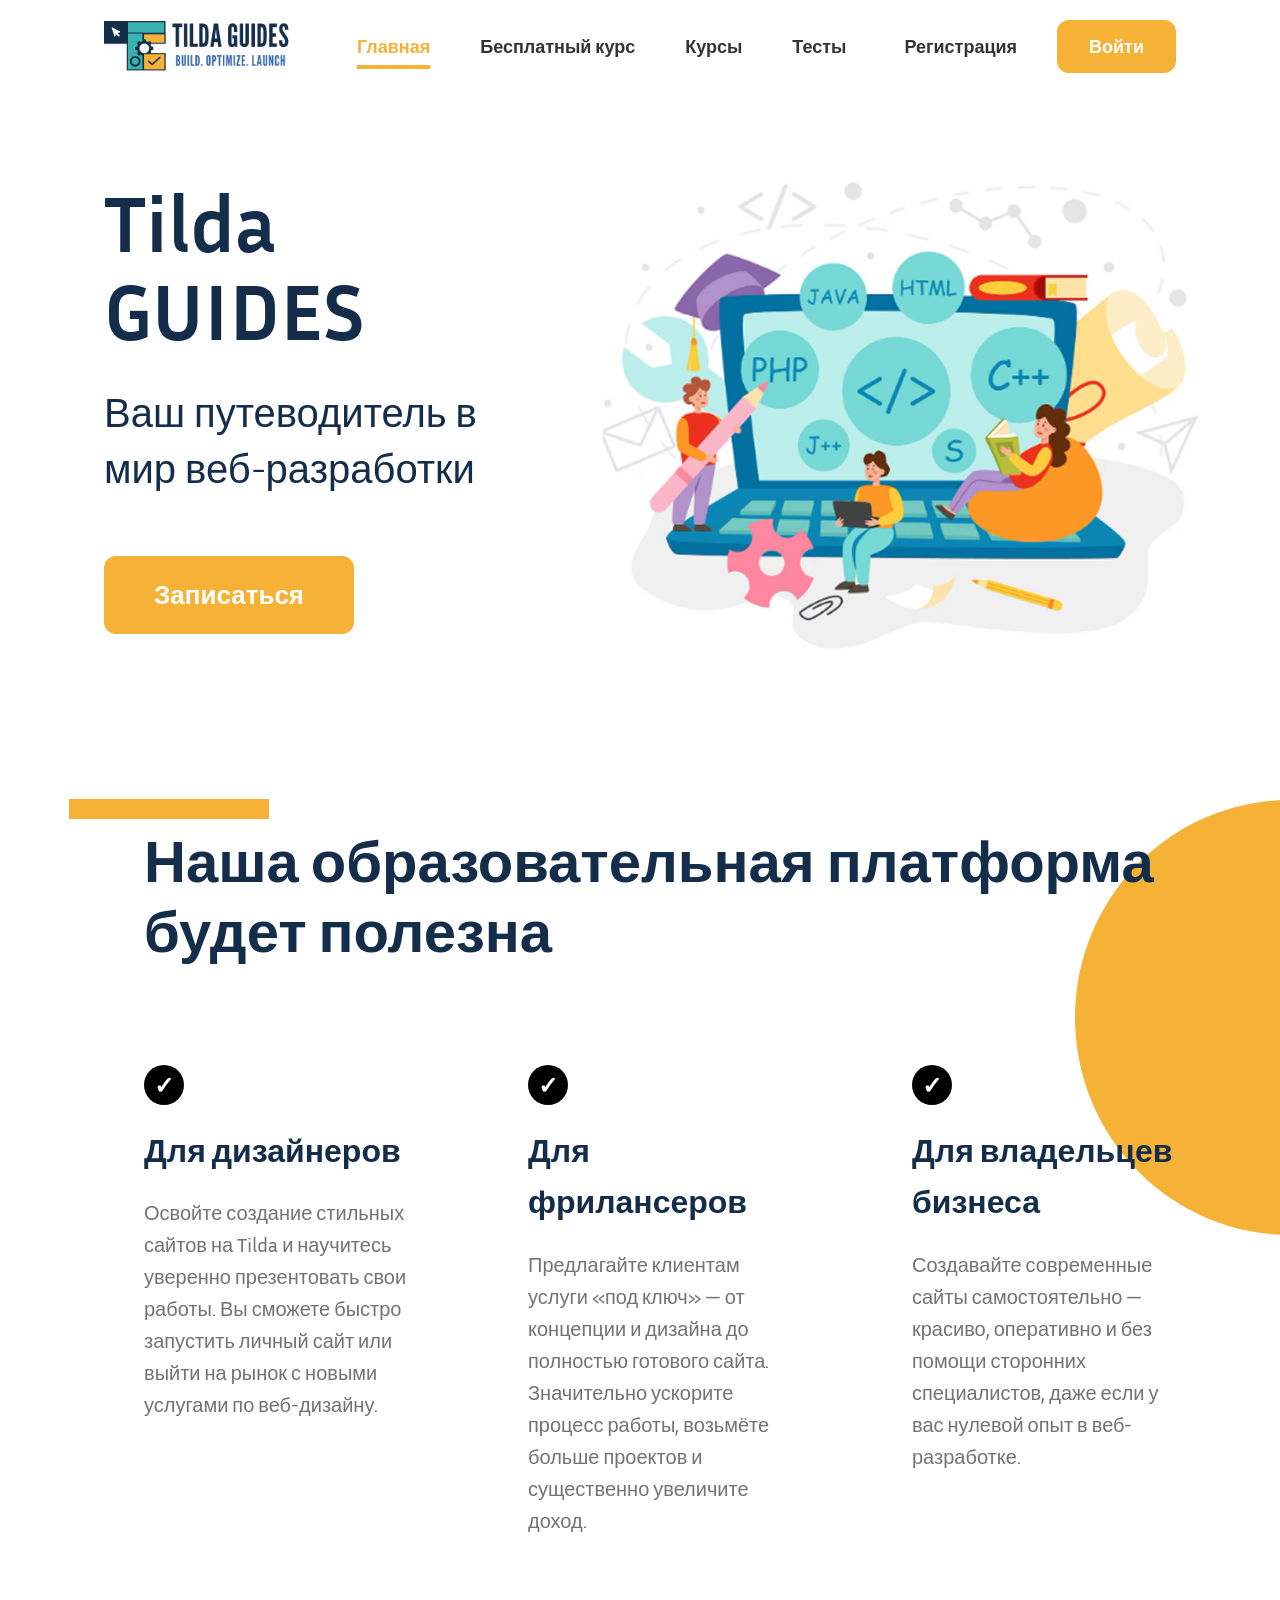
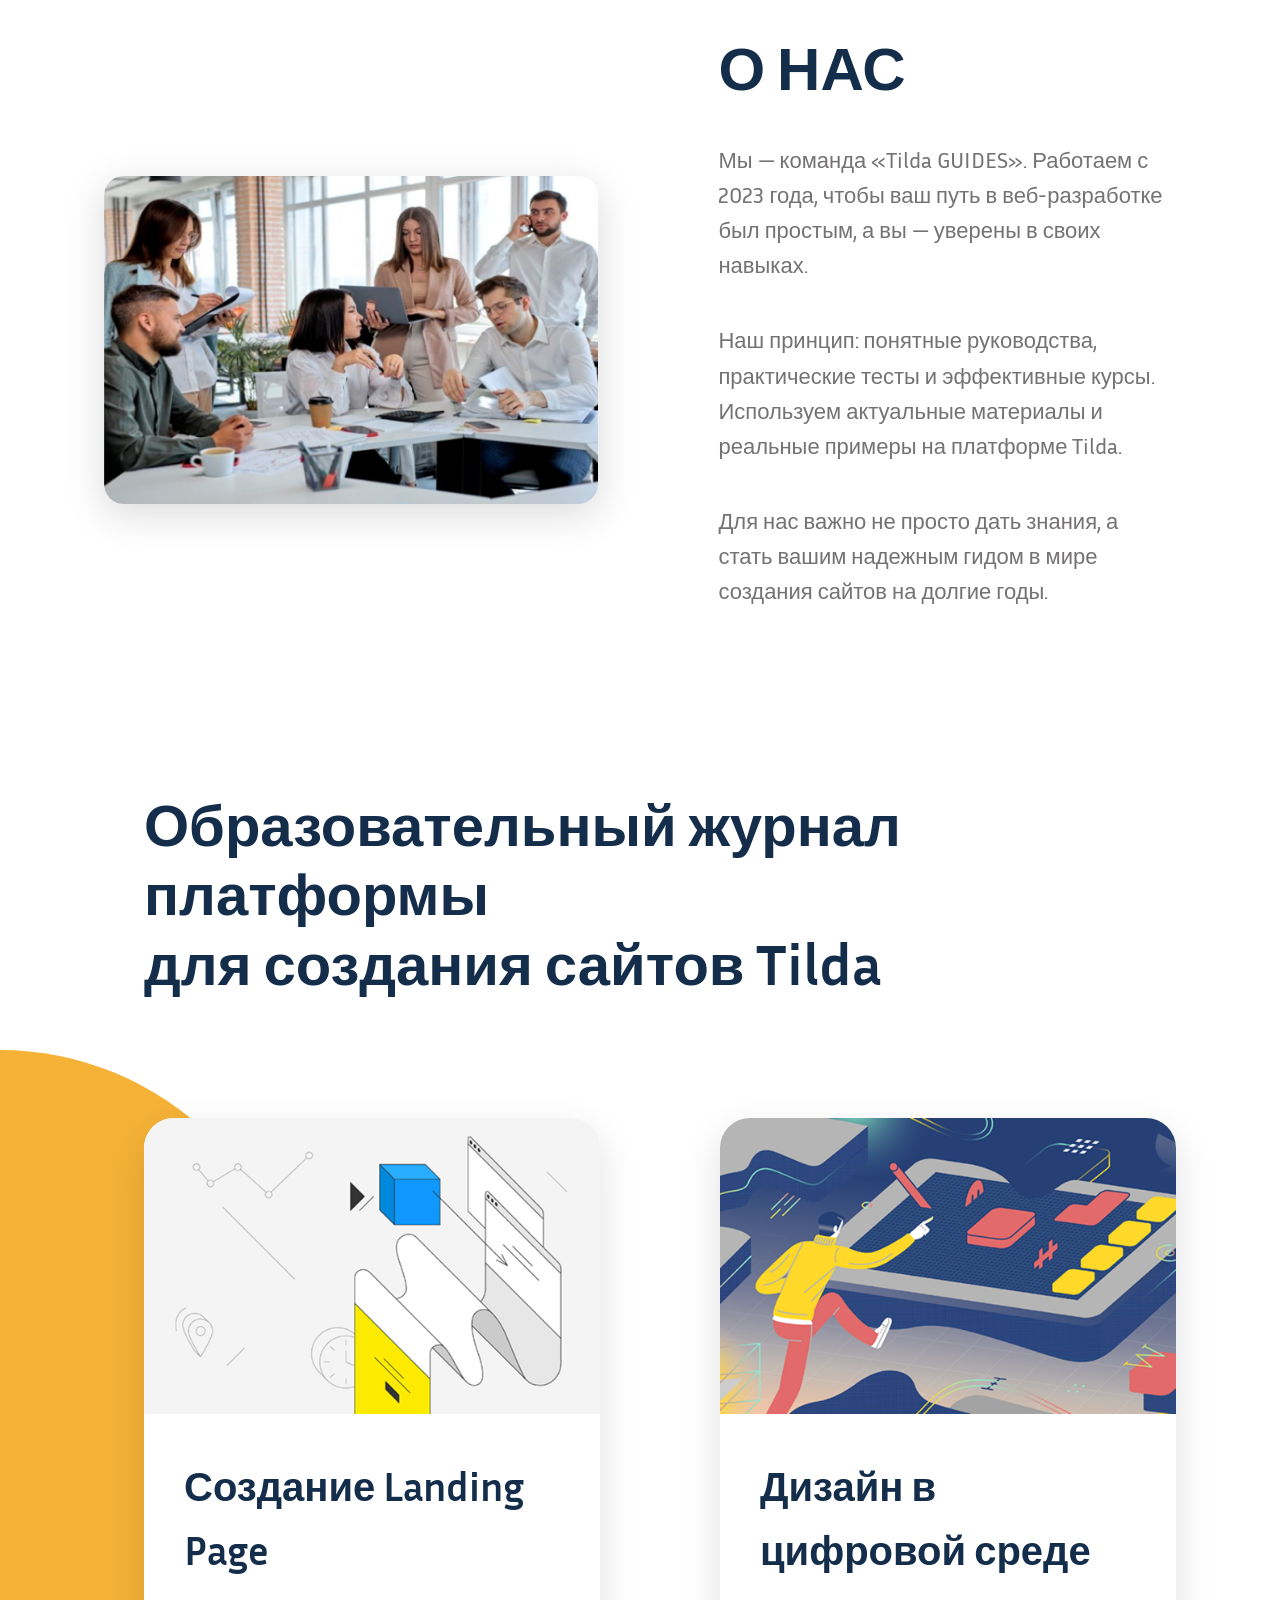
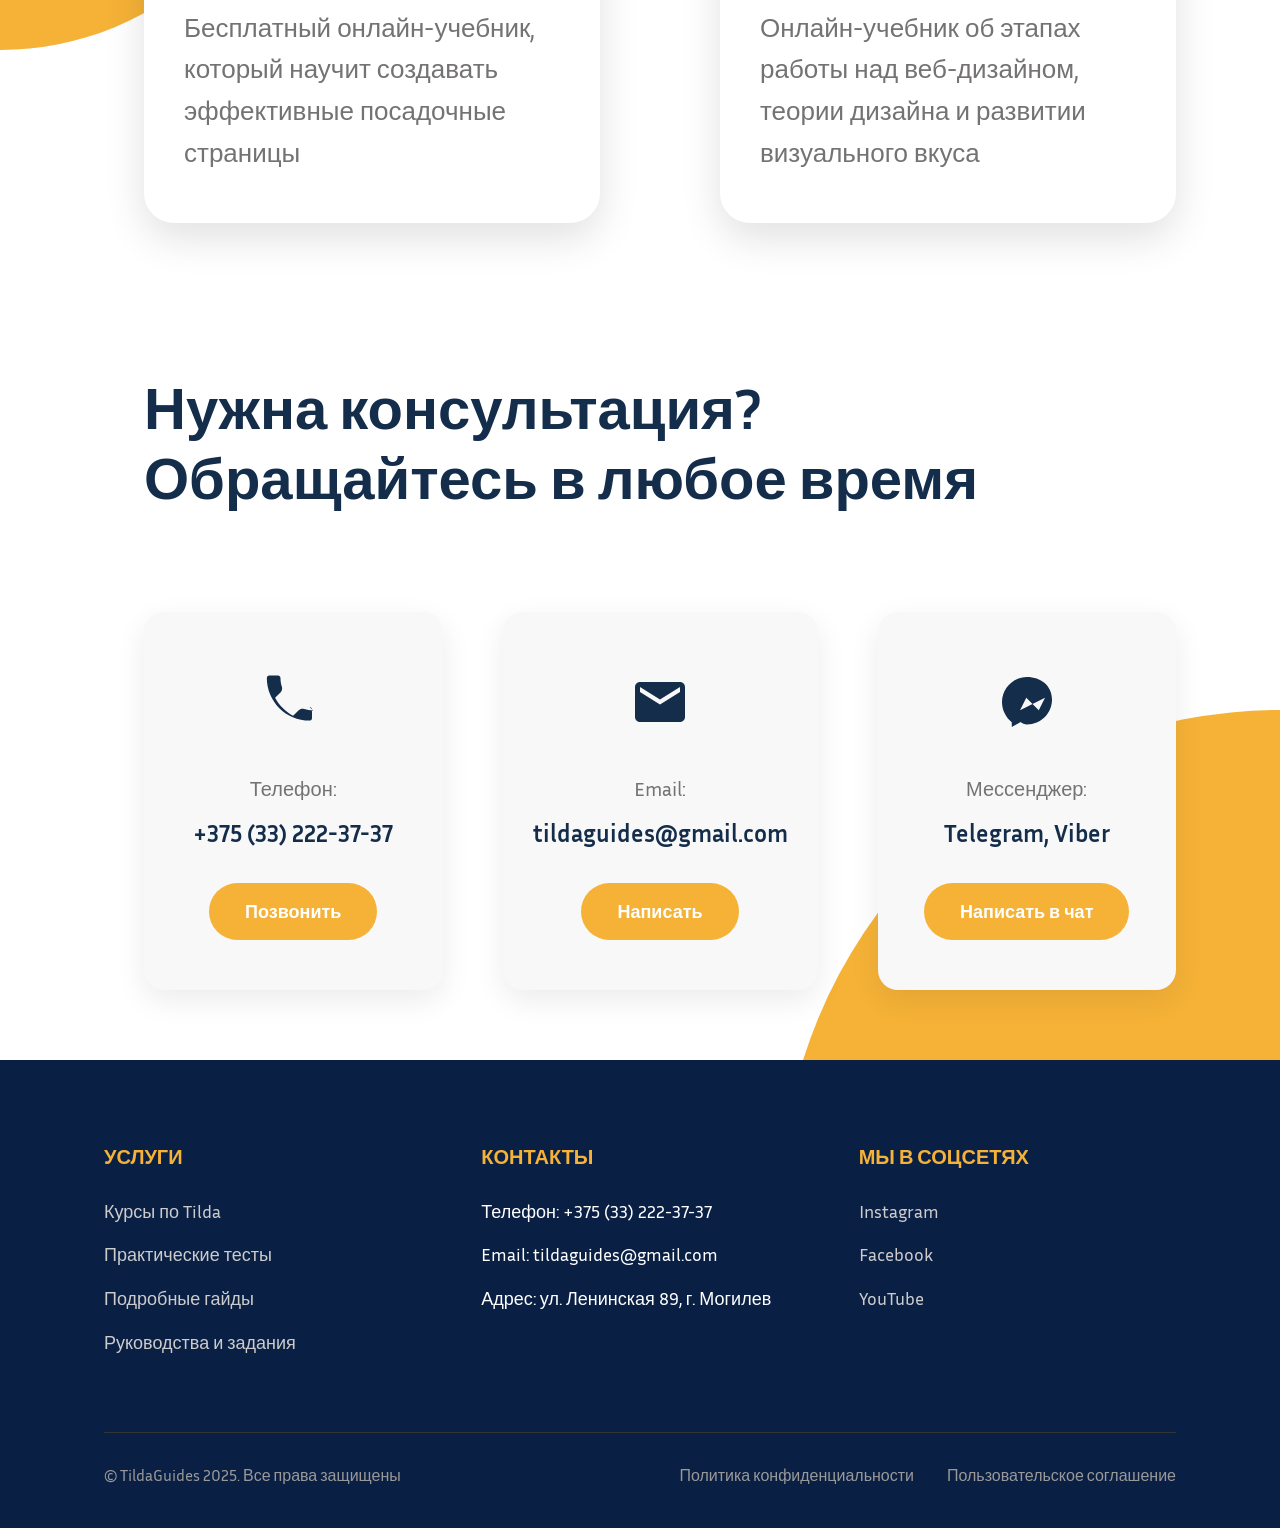
<file: index.html>
<!-- Project: tildaguides | License: MIT License (c) 2026 Nikita Sidorovich -->
<!DOCTYPE html>
<html lang="ru">
<head>
    <meta charset="UTF-8">
    <meta name="viewport" content="width=device-width, initial-scale=1.0">
    <title>Tilda Guides — Ваш путеводитель в мир веб-разработки</title>
    <link rel="stylesheet" href="css/global.css">
    <link rel="icon" type="image/png" href="../images/favicon.png">
    <link rel="stylesheet" href="css/home.css">
    <link href="https://fonts.googleapis.com/css2?family=Inria+Sans:wght@300;400;700&display=swap" rel="stylesheet">
    <script src="js/main.js"></script>
</head>
<body>
    <header>
        <div class="container">
            <div class="header-inner">
                <a href="index.html" class="logo">
                    <img src="images/logo.png" alt="Tilda Guides Logo">
                </a>
                <nav>
                    <ul>
                        <li><a href="index.html" class="active">Главная</a></li>
                        <li><a href="pages/free-course.html">Бесплатный курс</a></li>
                        <li><a href="pages/courses.html">Курсы</a></li>
                        <li><a href="pages/tests.html">Тесты</a></li>
                    </ul>
                </nav>
                <div class="auth" id="authBlock">
                    <a href="pages/login.html">Регистрация</a>
                    <a href="pages/login.html" class="btn-login">Войти</a>
                </div>
            </div>
        </div>
    </header>

    <main>
        <section class="hero">
            <div class="container">
                <div class="hero-inner">
                    <div class="hero-content">
                        <h1>Tilda GUIDES</h1>
                        <p>Ваш путеводитель в мир веб-разработки</p>
                        <a href="#" class="btn-signup">Записаться</a>
                    </div>
                    <div class="hero-image">
                        <img src="images/hero-illustration.png" alt="Обучение веб-разработке">
                    </div>
                </div>
            </div>
        </section>

        <section class="benefits">
            <div class="container">
                <div class="benefits-decor-top"></div>
                <div class="benefits-decor-semicircle"></div>
                <h2>Наша образовательная платформа<br>будет полезна</h2>
                <div class="benefits-grid">
                    <div class="benefit-item">
                        <div class="benefit-icon"></div>
                        <h3>Для дизайнеров</h3>
                        <p>Освойте создание стильных сайтов на Tilda и научитесь уверенно презентовать свои работы. Вы сможете быстро запустить личный сайт или выйти на рынок с новыми услугами по веб-дизайну.</p>
                    </div>
                    <div class="benefit-item">
                        <div class="benefit-icon"></div>
                        <h3>Для фрилансеров</h3>
                        <p>Предлагайте клиентам услуги «под ключ» — от концепции и дизайна до полностью готового сайта. Значительно ускорите процесс работы, возьмёте больше проектов и существенно увеличите доход.</p>
                    </div>
                    <div class="benefit-item">
                        <div class="benefit-icon"></div>
                        <h3>Для владельцев бизнеса</h3>
                        <p>Создавайте современные сайты самостоятельно — красиво, оперативно и без помощи сторонних специалистов, даже если у вас нулевой опыт в веб-разработке.</p>
                    </div>
                </div>
            </div>
        </section>

        <section class="about">
            <div class="container">
                <div class="about-inner">
                    <div class="about-image">
                        <img src="images/about-team.png" alt="Команда Tilda Guides">
                    </div>
                    <div class="about-content">
                        <h2>О НАС</h2>
                        <p class="about-text">Мы — команда «Tilda GUIDES». Работаем с 2023 года, чтобы ваш путь в веб-разработке был простым, а вы — уверены в своих навыках.</p>
                        <p class="about-text">Наш принцип: понятные руководства, практические тесты и эффективные курсы. Используем актуальные материалы и реальные примеры на платформе Tilda.</p>
                        <p class="about-text">Для нас важно не просто дать знания, а стать вашим надежным гидом в мире создания сайтов на долгие годы.</p>
                    </div>
                </div>
            </div>
        </section>

        <section class="courses-preview">
            <div class="container">
                <div class="courses-decor-semicircle"></div>
                <h2>Образовательный журнал платформы<br>для создания сайтов Tilda</h2>
                <div class="courses-grid">
                    <div class="course-card">
                        <img src="images/course-landing.png" alt="Создание Landing Page">
                        <h3>Создание Landing Page</h3>
                        <p>Бесплатный онлайн-учебник, который научит создавать эффективные посадочные страницы</p>
                    </div>
                    <div class="course-card">
                        <img src="images/course-design.png" alt="Дизайн в цифровой среде">
                        <h3>Дизайн в цифровой среде</h3>
                        <p>Онлайн-учебник об этапах работы над веб-дизайном, теории дизайна и развитии визуального вкуса</p>
                    </div>
                </div>
            </div>
        </section>

        <section class="consultation">
            <div class="container">
                <div class="consultation-decor"></div>
                <h2>Нужна консультация?<br>Обращайтесь в любое время</h2>
                <div class="consultation-grid">
                    <div class="contact-card">
                        <div class="contact-icon phone"></div>
                        <p class="contact-label">Телефон:</p>
                        <p class="contact-value">+375 (33) 222-37-37</p>
                        <a href="tel:+375332223737" class="btn-contact">Позвонить</a>
                    </div>
                    <div class="contact-card">
                        <div class="contact-icon email"></div>
                        <p class="contact-label">Email:</p>
                        <p class="contact-value">tildaguides@gmail.com</p>
                        <a href="mailto:tildaguides@gmail.com" class="btn-contact">Написать</a>
                    </div>
                    <div class="contact-card">
                        <div class="contact-icon messenger"></div>
                        <p class="contact-label">Мессенджер:</p>
                        <p class="contact-value">Telegram, Viber</p>
                        <a href="#" class="btn-contact">Написать в чат</a>
                    </div>
                </div>
            </div>
        </section>
    </main>

    <footer class="footer">
        <div class="container">
            <div class="footer-inner">
                <div class="footer-column">
                    <h4>УСЛУГИ</h4>
                    <ul>
                        <li><a href="#">Курсы по Tilda</a></li>
                        <li><a href="#">Практические тесты</a></li>
                        <li><a href="#">Подробные гайды</a></li>
                        <li><a href="#">Руководства и задания</a></li>
                    </ul>
                </div>
                <div class="footer-column">
                    <h4>КОНТАКТЫ</h4>
                    <ul>
                        <li>Телефон: +375 (33) 222-37-37</li>
                        <li>Email: tildaguides@gmail.com</li>
                        <li>Адрес: ул. Ленинская 89, г. Могилев</li>
                    </ul>
                </div>
                <div class="footer-column">
                    <h4>МЫ В СОЦСЕТЯХ</h4>
                    <ul>
                        <li><a href="#">Instagram</a></li>
                        <li><a href="#">Facebook</a></li>
                        <li><a href="#">YouTube</a></li>
                    </ul>
                </div>
            </div>
            <div class="footer-bottom">
                <p>© TildaGuides 2025. Все права защищены</p>
                <div class="footer-links">
                    <a href="#">Политика конфиденциальности</a>
                    <a href="#">Пользовательское соглашение</a>
                </div>
            </div>
        </div>
    </footer>
</body>
</html>
</file>
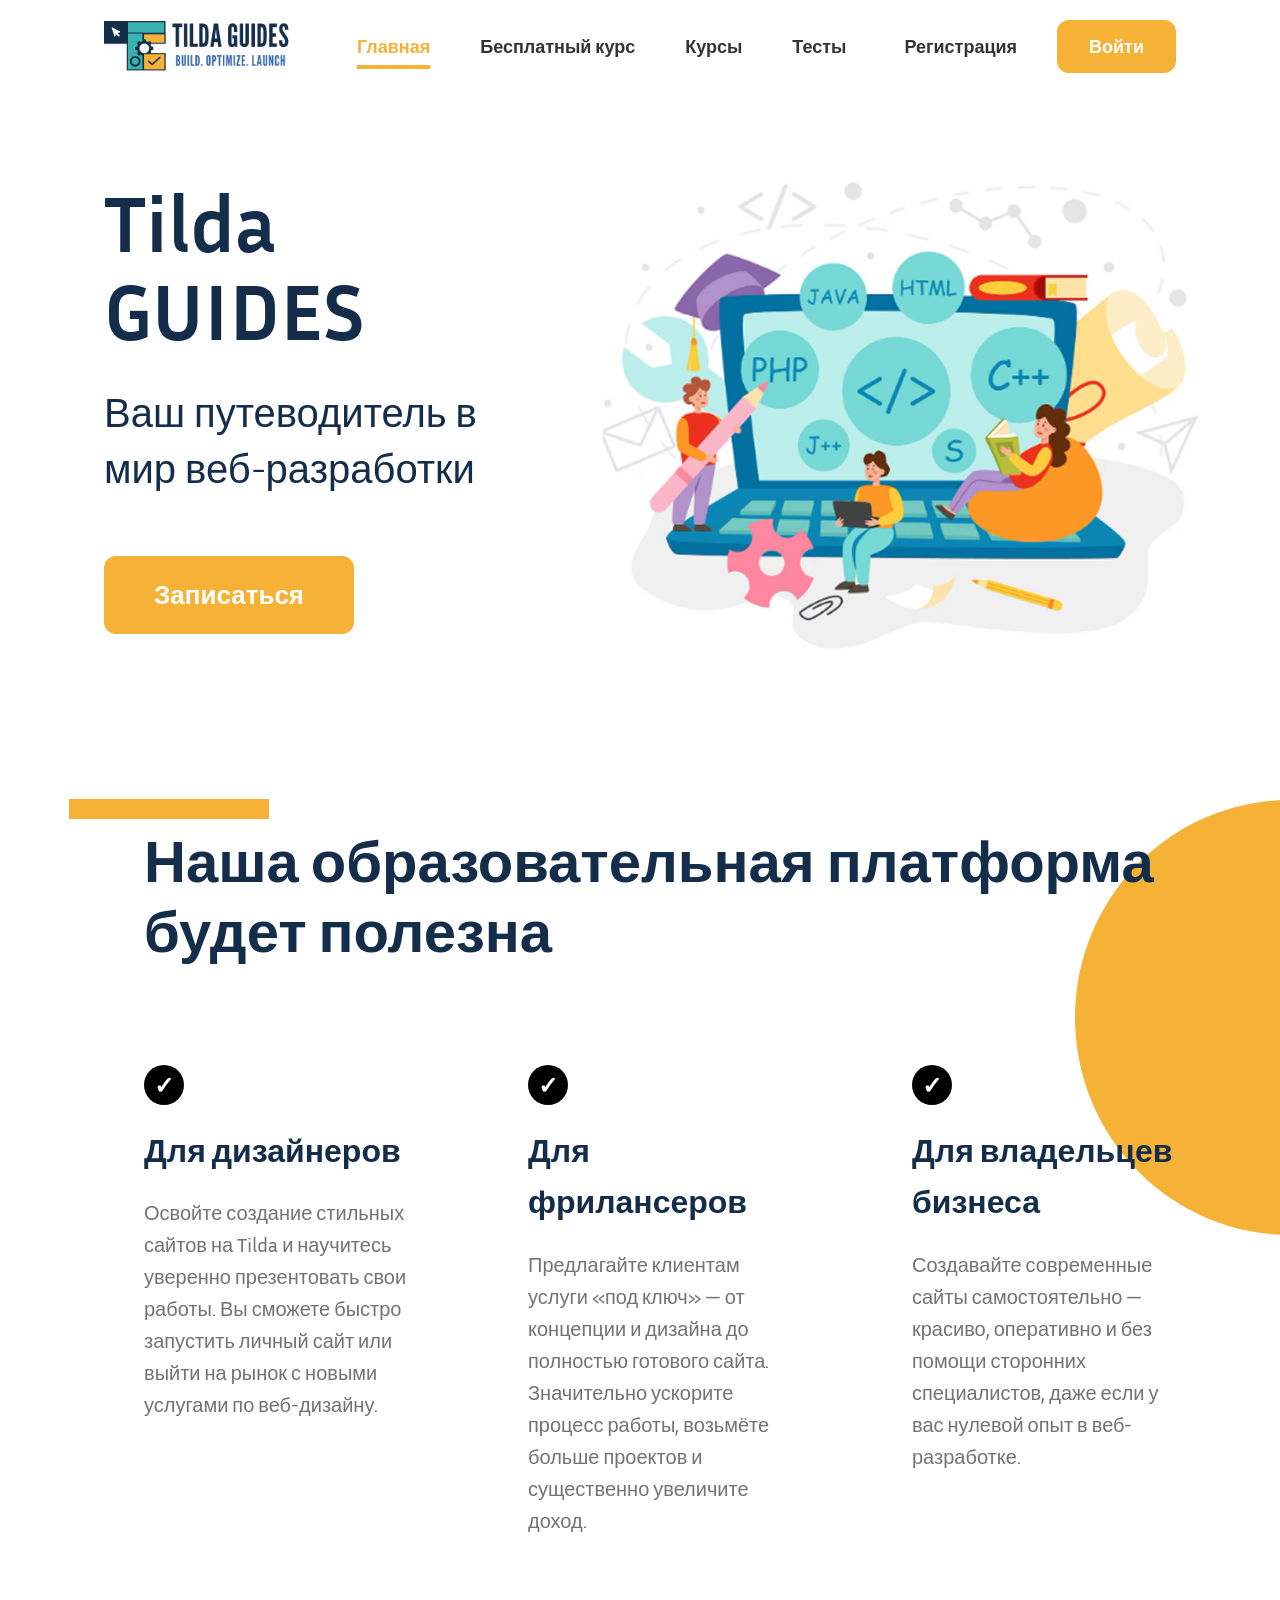
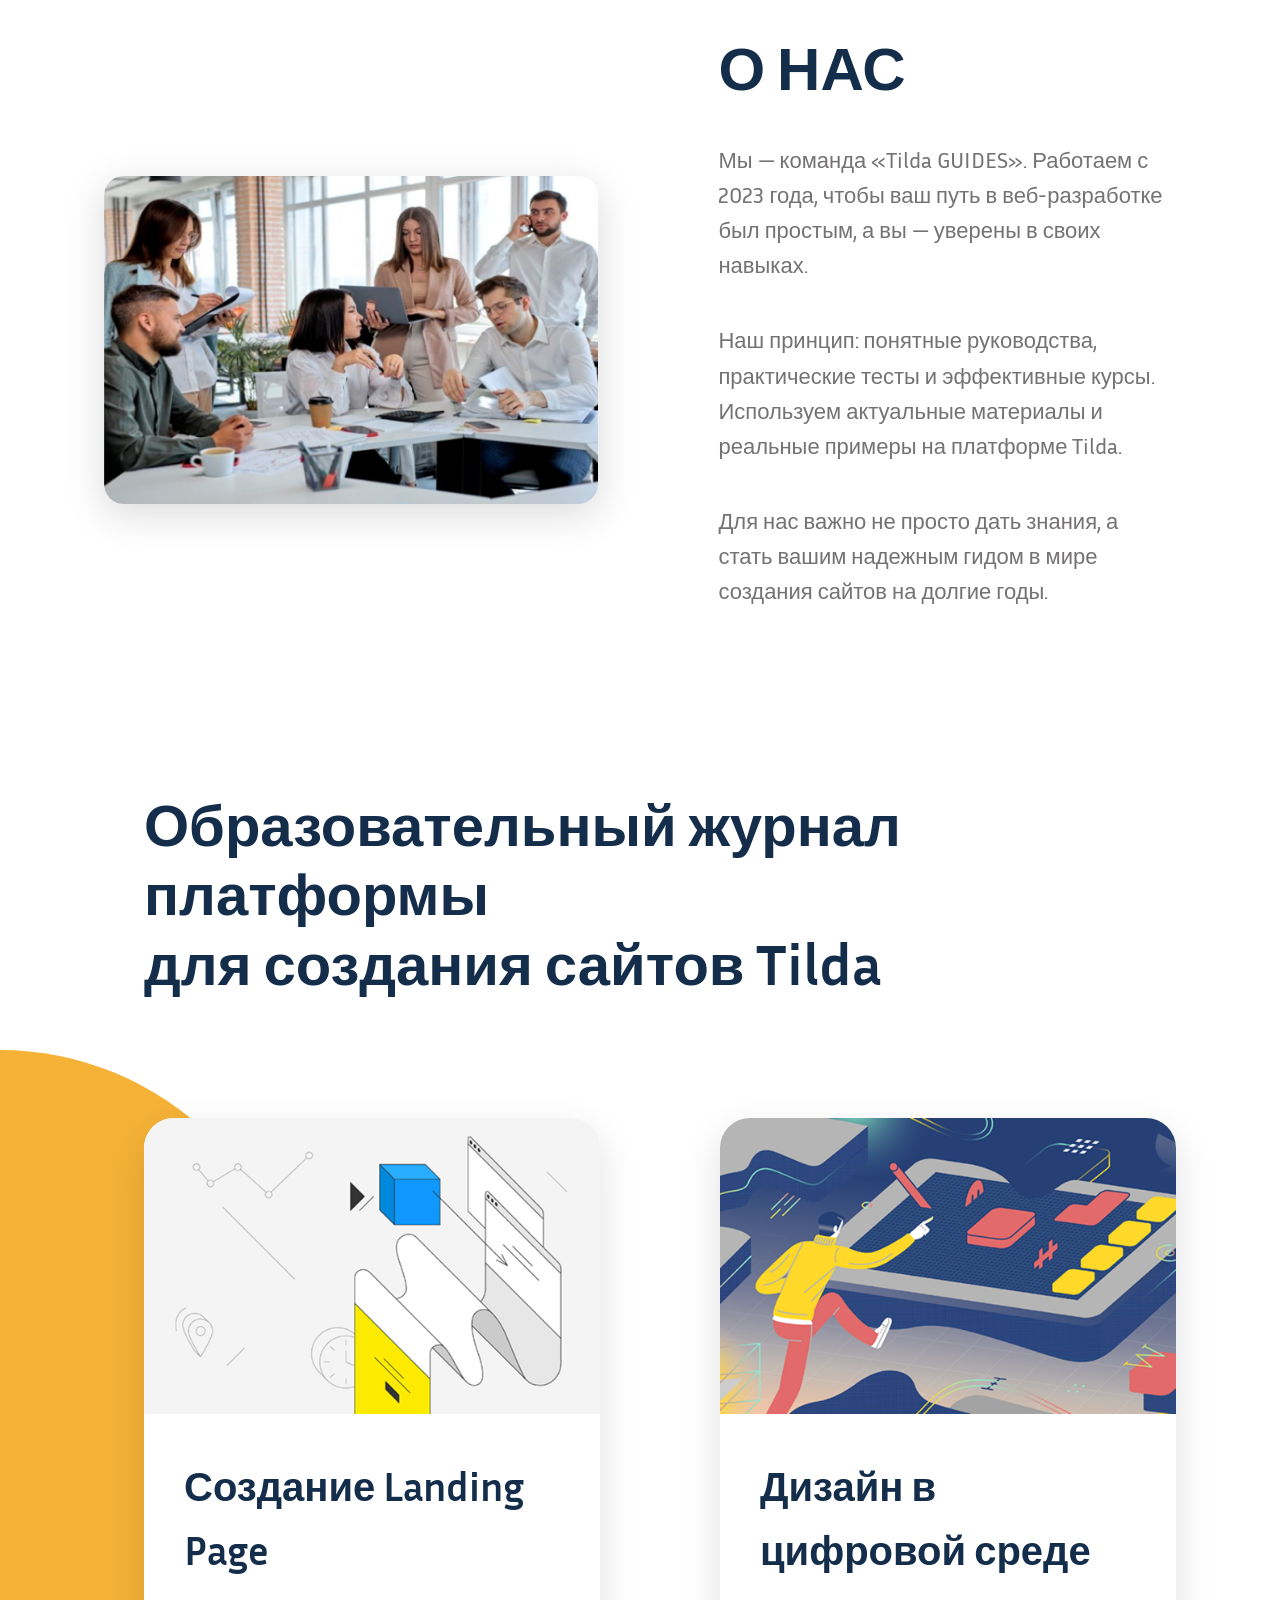
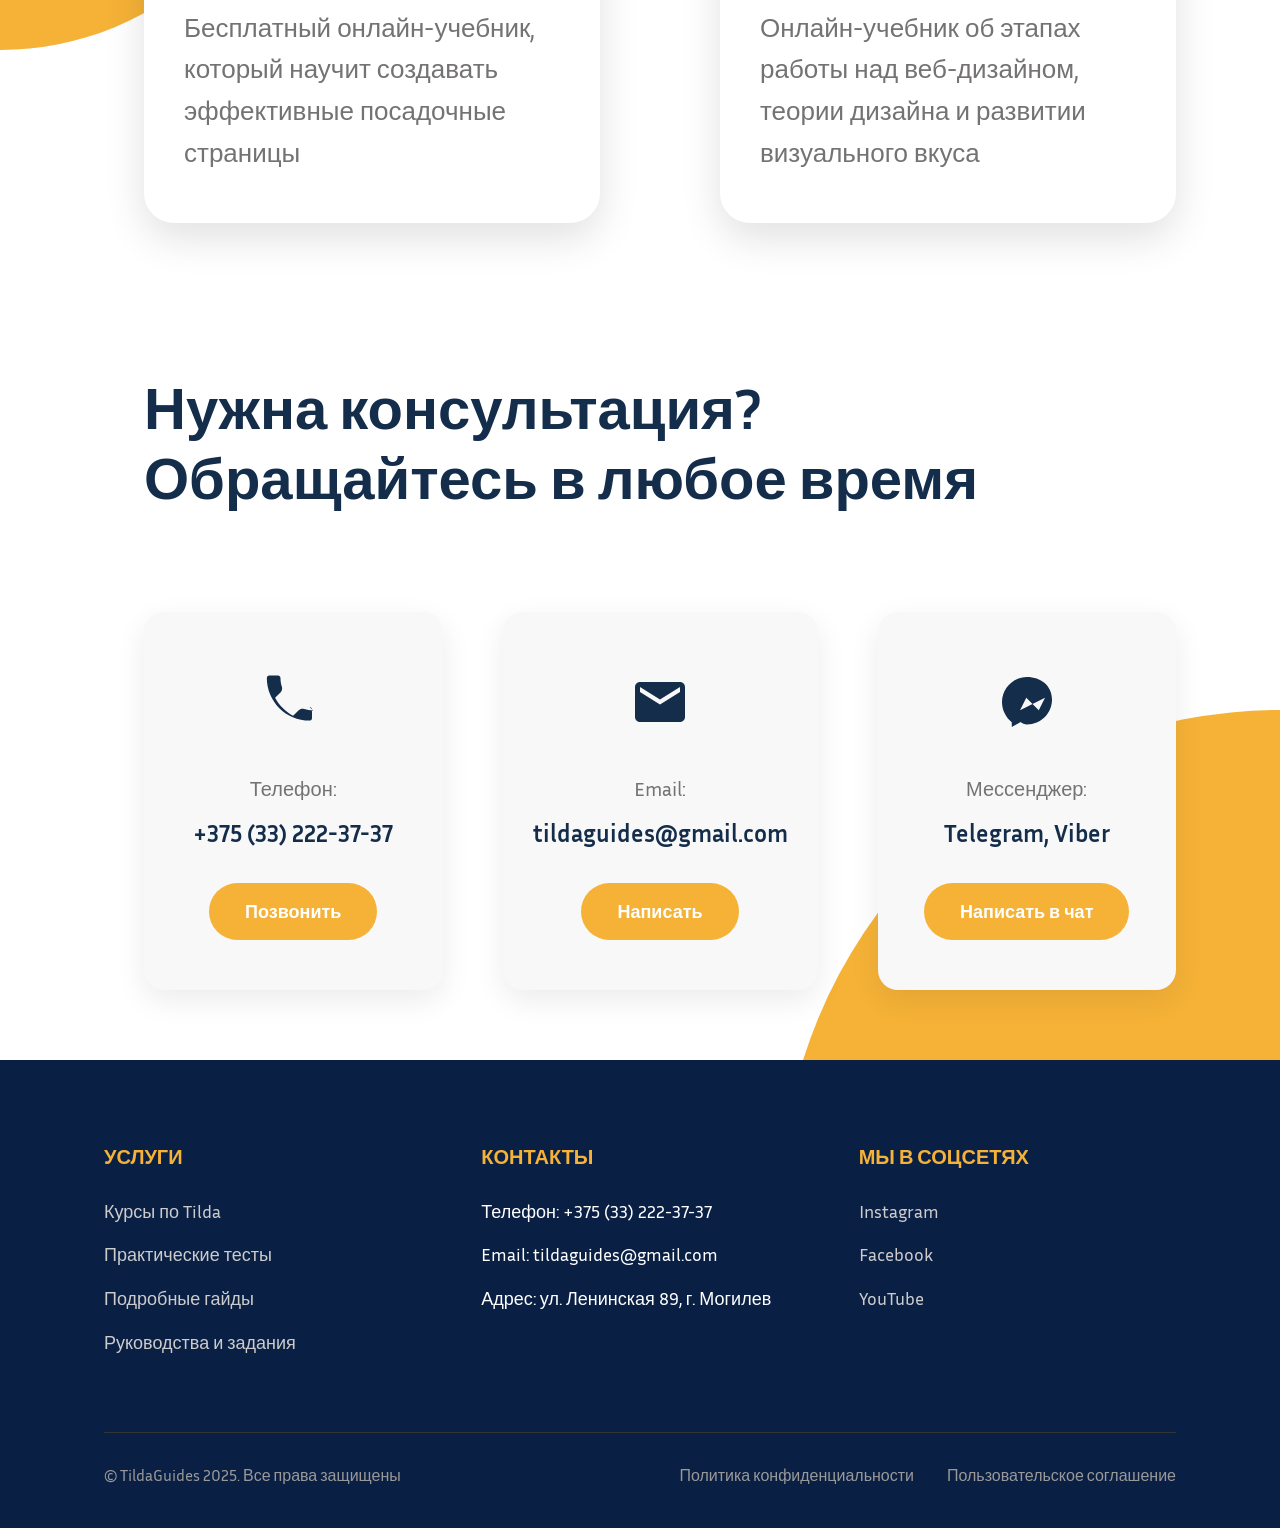
<file: pages/admin.html>
<!DOCTYPE html>
<html lang="ru">
<head>
    <meta charset="UTF-8">
    <meta name="viewport" content="width=device-width, initial-scale=1.0">
    <title>Админ-панель — Tilda Guides</title>
    <link rel="stylesheet" href="../css/global.css">
    <link rel="stylesheet" href="../css/admin.css">
    <link rel="icon" type="image/png" href="../images/favicon.png">
    <link href="https://fonts.googleapis.com/css2?family=Inria+Sans:wght@300;400;700&display=swap" rel="stylesheet">
    <script src="../js/main.js"></script>
    <script src="../js/admin-tests.js"></script>
</head>
<body>

    <header>
        <div class="container">
            <div class="header-inner">
                <a href="../index.html" class="logo">
                    <img src="../images/logo.png" alt="Tilda Guides Logo">
                </a>
                <nav>
                    <ul>
                        <li><a href="../index.html">Главная</a></li>
                        <li><a href="free-course.html">Бесплатный курс</a></li>
                        <li><a href="courses.html">Курсы</a></li>
                        <li><a href="tests.html">Тесты</a></li>
                    </ul>
                </nav>
                <div class="auth" id="authBlock">
                    <!-- Заполняется main.js -->
                </div>
            </div>
        </div>
    </header>

    <main>
        <section class="admin-panel">
            <div class="container">
                <h1>Админ-панель — Управление тестами</h1>

                <button id="addTestBtn" class="btn-primary">Добавить новый тест</button>

                <div id="testsList" class="items-list"></div>
            </div>
        </section>
    </main>

    <!-- Модалка для теста -->
    <div id="testModal" class="modal">
        <div class="modal-content">
            <span class="modal-close">&times;</span>
            <h2 id="testModalTitle">Добавить тест</h2>
            <form id="testForm">
                <input type="hidden" id="testIndex">

                <div class="form-field">
                    <label for="testTitle">Название теста</label>
                    <input type="text" id="testTitle" required>
                </div>

                <div class="form-field">
                    <label for="testLevel">Уровень</label>
                    <select id="testLevel" required>
                        <option value="beginner">Beginner</option>
                        <option value="intermediate">Intermediate</option>
                        <option value="advanced">Advanced</option>
                    </select>
                </div>

                <div id="questionsContainer">
                    <!-- Вопросы добавляются динамически -->
                </div>

                <button type="button" id="addQuestionBtn" class="btn-secondary">Добавить вопрос</button>

                <button type="submit" class="btn-submit">Сохранить тест</button>
            </form>
        </div>
    </div>

    <footer class="footer">
        <div class="container">
            <div class="footer-inner">
                <div class="footer-column">
                    <h4>УСЛУГИ</h4>
                    <ul>
                        <li><a href="#">Курсы по Tilda</a></li>
                        <li><a href="#">Практические тесты</a></li>
                        <li><a href="#">Подробные гайды</a></li>
                        <li><a href="#">Руководства и задания</a></li>
                    </ul>
                </div>
                <div class="footer-column">
                    <h4>КОНТАКТЫ</h4>
                    <ul>
                        <li>Телефон: +375 (33) 222-37-37</li>
                        <li>Email: tildaguides@gmail.com</li>
                        <li>Адрес: ул. Ленинская 89, г. Могилев</li>
                    </ul>
                </div>
                <div class="footer-column">
                    <h4>МЫ В СОЦСЕТЯХ</h4>
                    <ul>
                        <li><a href="#">Instagram</a></li>
                        <li><a href="#">Facebook</a></li>
                        <li><a href="#">YouTube</a></li>
                    </ul>
                </div>
            </div>
            <div class="footer-bottom">
                <p>© TildaGuides 2025. Все права защищены</p>
                <div class="footer-links">
                    <a href="#">Политика конфиденциальности</a>
                    <a href="#">Пользовательское соглашение</a>
                </div>
            </div>
        </div>
    </footer>

</body>
</html>
</file>
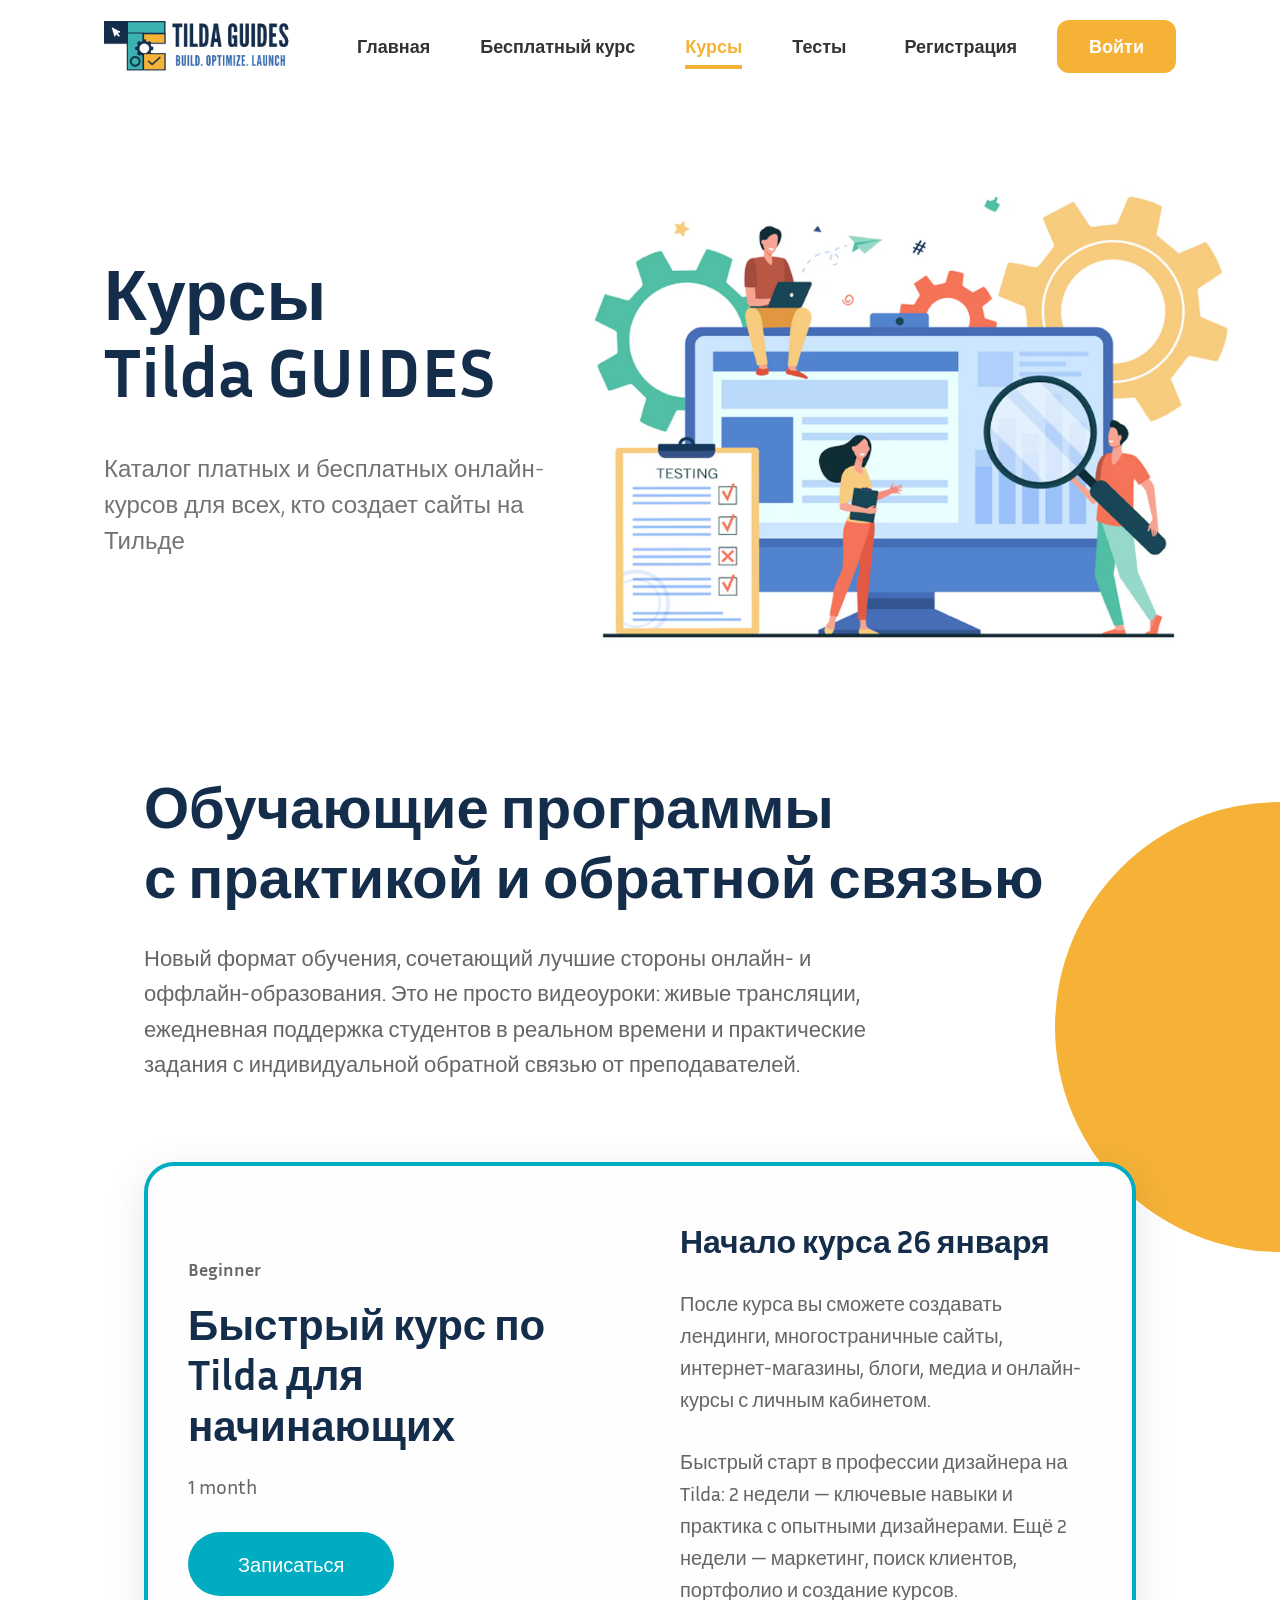
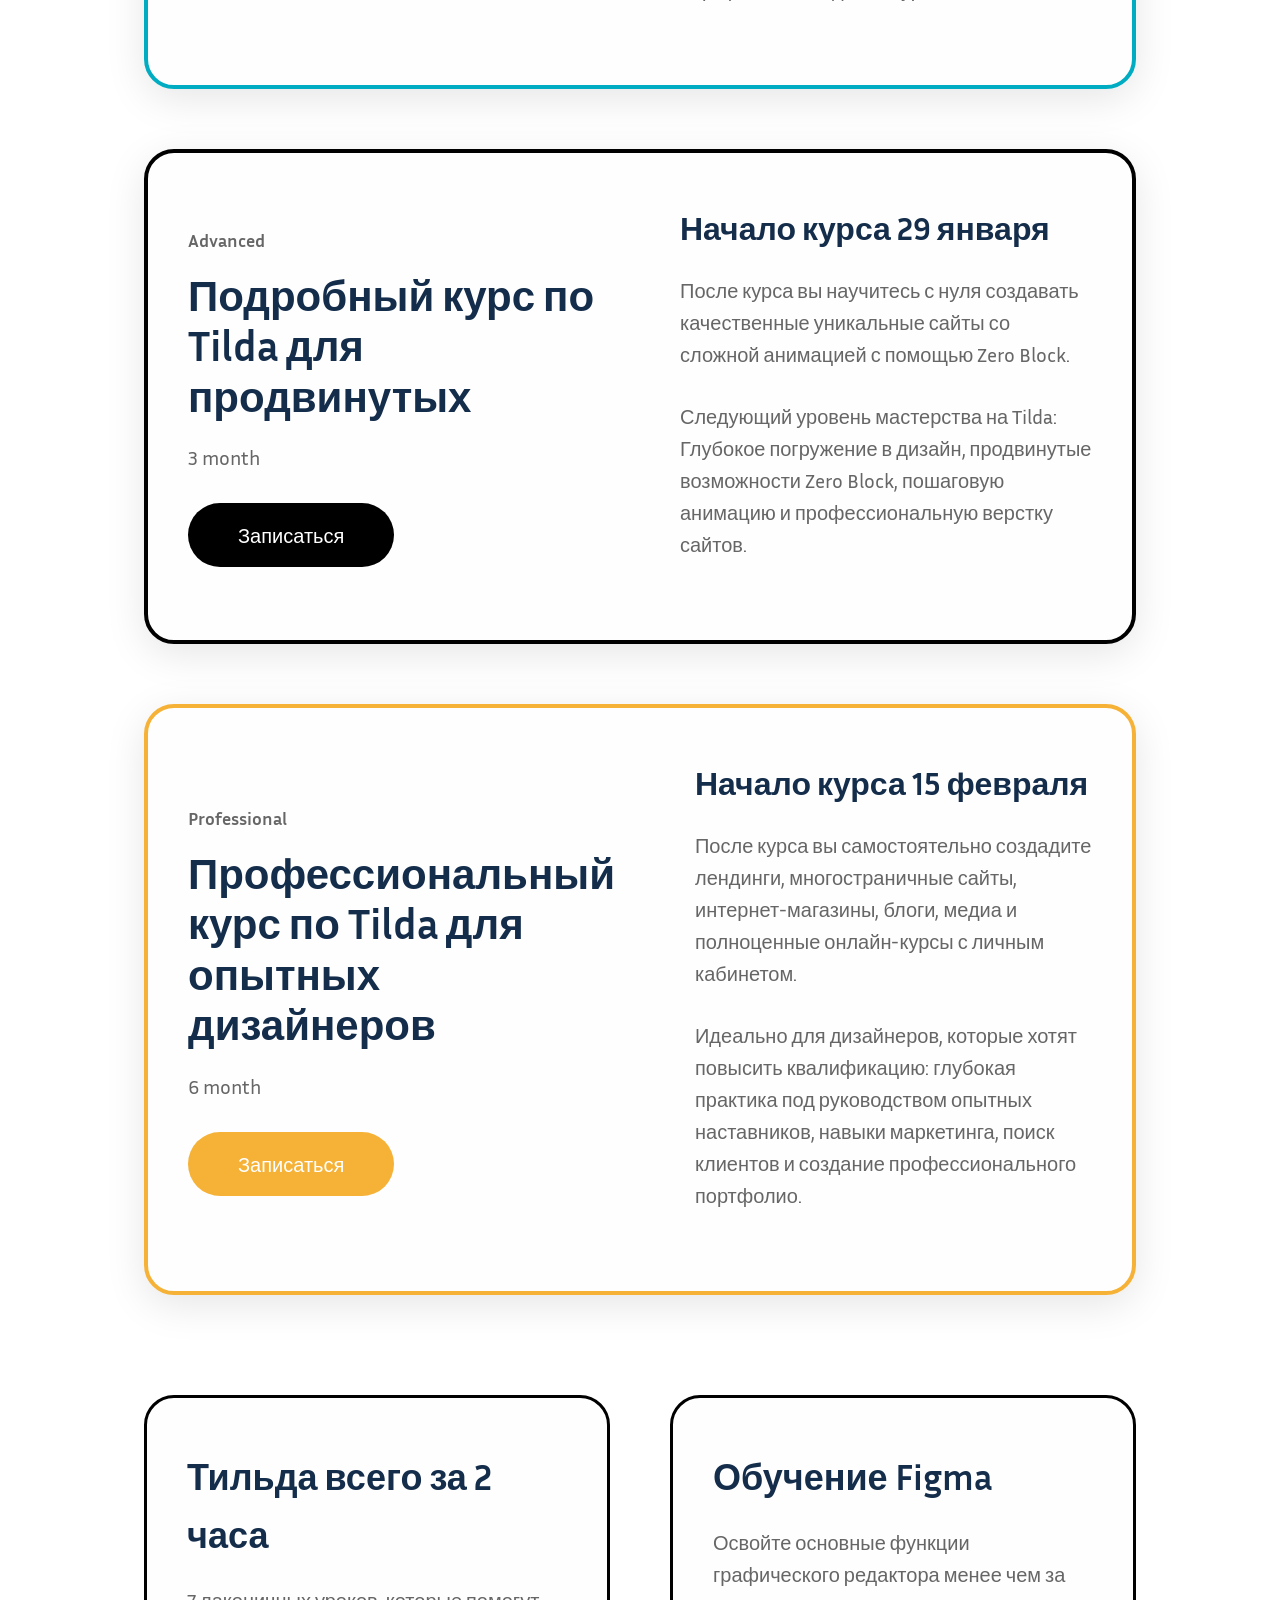
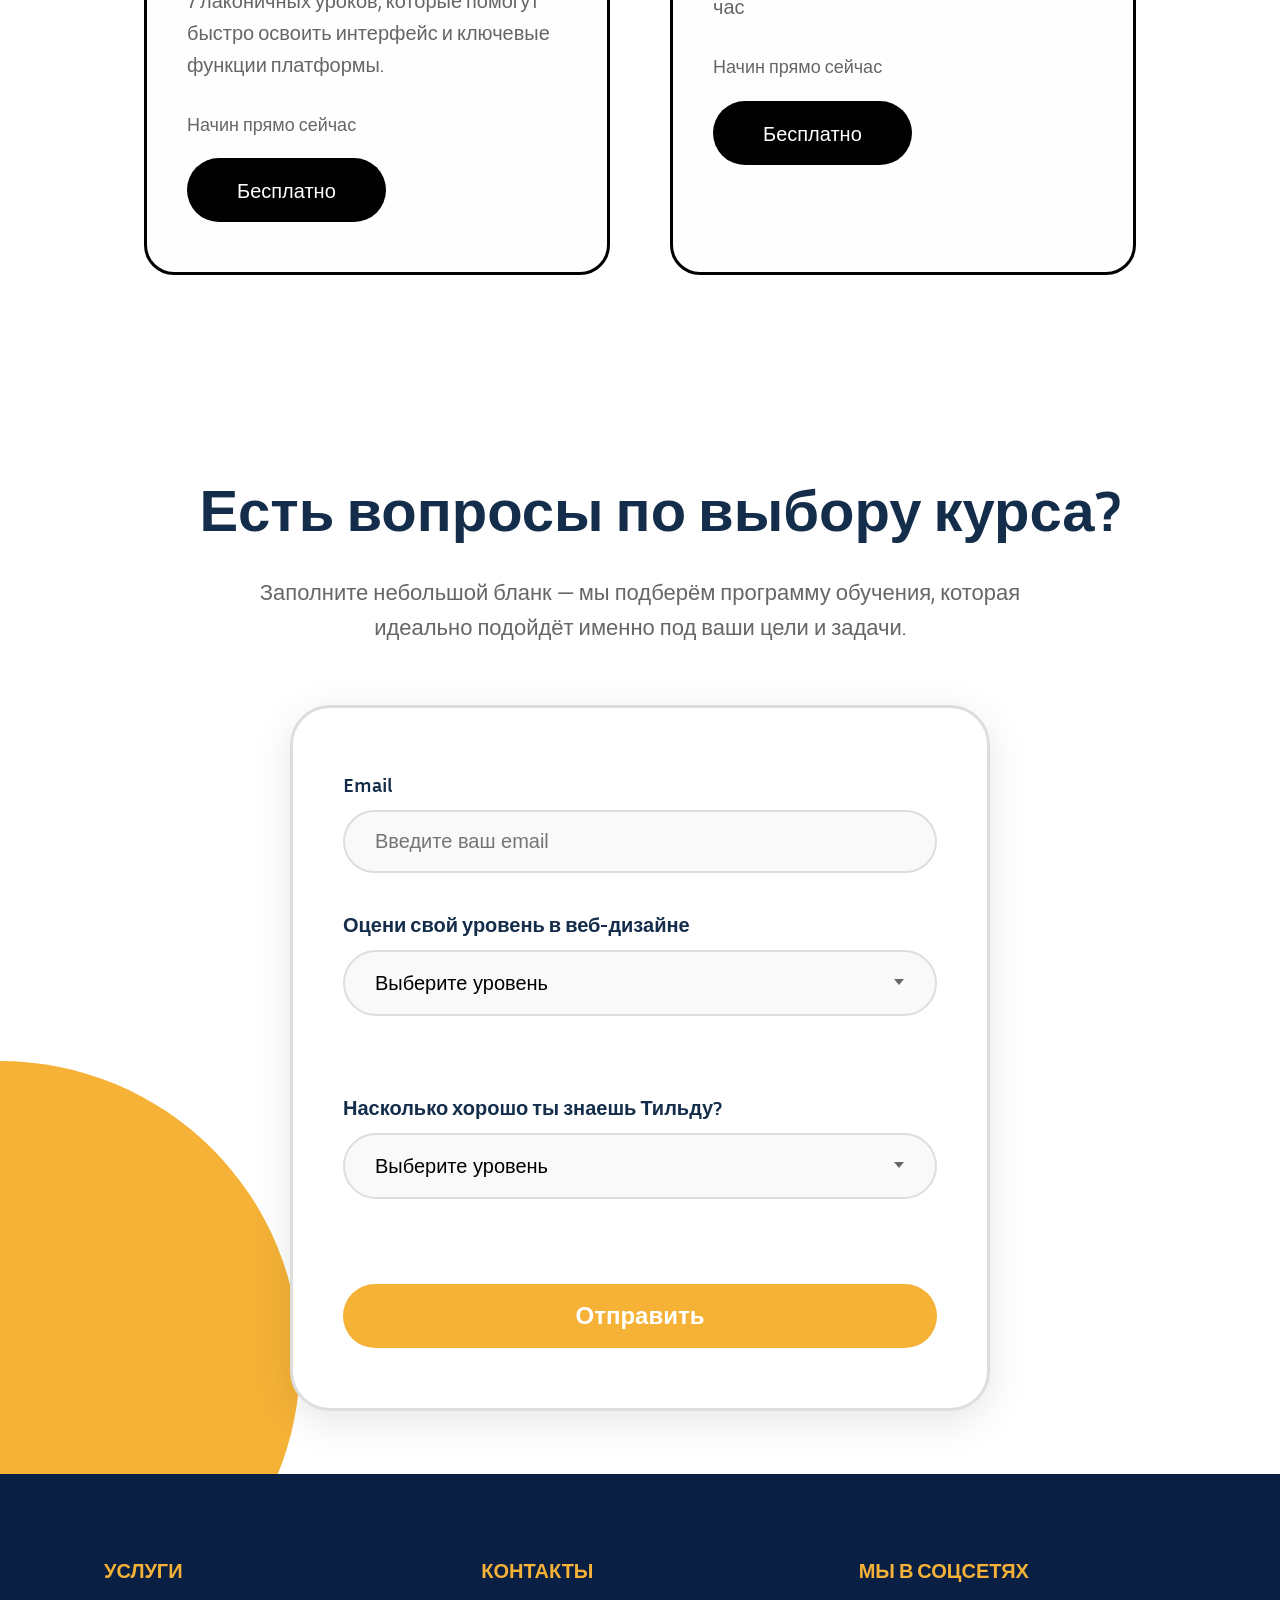
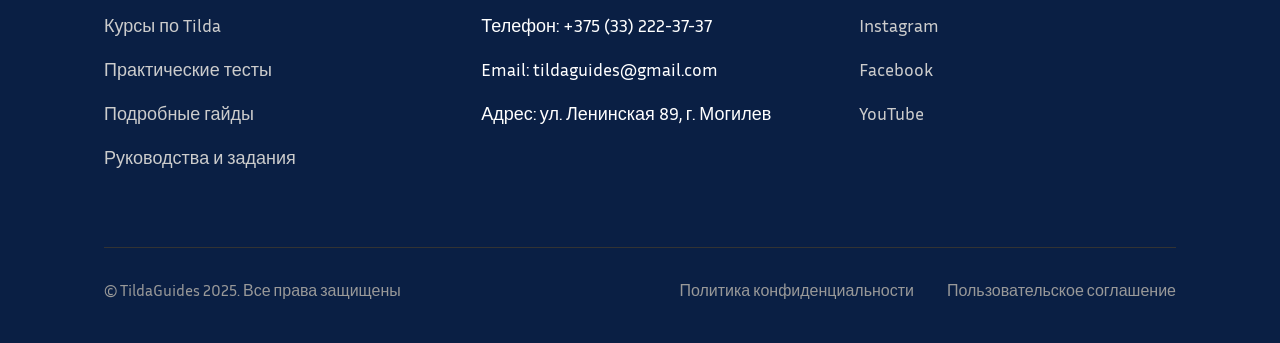
<file: pages/courses.html>
<!DOCTYPE html>
<html lang="ru">
<head>
    <meta charset="UTF-8">
    <meta name="viewport" content="width=device-width, initial-scale=1.0">
    <title>Курсы — Tilda Guides</title>
    <link rel="stylesheet" href="../css/global.css">
    <link rel="stylesheet" href="../css/courses.css">
    <link rel="icon" type="image/png" href="../images/favicon.png">
    <link href="https://fonts.googleapis.com/css2?family=Inria+Sans:wght@300;400;700&display=swap" rel="stylesheet">
    <script src="../js/main.js"></script>
</head>
<body>

    <header>
        <div class="container">
            <div class="header-inner">
                <a href="../index.html" class="logo">
                    <img src="../images/logo.png" alt="Tilda Guides Logo">
                </a>
                <nav>
                    <ul>
                        <li><a href="../index.html">Главная</a></li>
                        <li><a href="free-course.html">Бесплатный курс</a></li>
                        <li><a href="courses.html" class="active">Курсы</a></li>
                        <li><a href="tests.html">Тесты</a></li>
                    </ul>
                </nav>
                <div class="auth" id="authBlock">
                    <a href="login.html">Регистрация</a>
                    <a href="login.html" class="btn-login">Войти</a>
                </div>
            </div>
        </div>
    </header>

    <main>
        <section class="courses-hero">
            <div class="container">
                <div class="courses-hero-inner">
                    <div class="courses-hero-content">
                        <h1>Курсы<br>Tilda GUIDES</h1>
                        <p>Каталог платных и бесплатных онлайн-курсов для всех, кто создает сайты на Тильде</p>
                    </div>
                    <div class="courses-hero-image">
                        <img src="../images/courses-hero.png" alt="Курсы Tilda Guides">
                    </div>
                </div>
            </div>
        </section>

        <section class="courses-programs">
            <div class="container">
                <div class="courses-decor-semicircle-top"></div>
                <div class="courses-decor-semicircle-bottom"></div>
                <h2>Обучающие программы<br>с практикой и обратной связью</h2>
                <p class="programs-subtitle">Новый формат обучения, сочетающий лучшие стороны онлайн- и оффлайн-образования. Это не просто видеоуроки: живые трансляции, ежедневная поддержка студентов в реальном времени и практические задания с индивидуальной обратной связью от преподавателей.</p>
                <div class="programs-grid">
                    <div class="program-row">
                        <div class="program-left">
                            <span class="program-level">Beginner</span>
                            <h3>Быстрый курс по Tilda для начинающих</h3>
                            <span class="program-duration">1 month</span>
                            <a href="#" class="btn-program">Записаться</a>
                        </div>
                        <div class="program-right">
                            <h4>Начало курса 26 января</h4>
                            <p>После курса вы сможете создавать лендинги, многостраничные сайты, интернет-магазины, блоги, медиа и онлайн-курсы с личным кабинетом.</p>
                            <p>Быстрый старт в профессии дизайнера на Tilda: 2 недели — ключевые навыки и практика с опытными дизайнерами. Ещё 2 недели — маркетинг, поиск клиентов, портфолио и создание курсов.</p>
                           
                        </div>
                    </div>
                    <div class="program-row">
                        <div class="program-left">
                            <span class="program-level">Advanced</span>
                            <h3>Подробный курс по Tilda для продвинутых</h3>
                            <span class="program-duration">3 month</span>
                            <a href="#" class="btn-program">Записаться</a>
                        </div>
                        <div class="program-right">
                            <h4>Начало курса 29 января</h4>
                            <p>После курса вы научитесь с нуля создавать качественные уникальные сайты со сложной анимацией с помощью Zero Block.</p>
                            <p>Следующий уровень мастерства на Tilda: Глубокое погружение в дизайн, продвинутые возможности Zero Block, пошаговую анимацию и профессиональную верстку сайтов.</p>
                          
                        </div>
                    </div>
                    <div class="program-row">
                        <div class="program-left">
                            <span class="program-level">Professional</span>
                            <h3>Профессиональный курс по Tilda для опытных дизайнеров</h3>
                            <span class="program-duration">6 month</span>
                            <a href="#" class="btn-program">Записаться</a>
                        </div>
                        <div class="program-right">
                            <h4>Начало курса 15 февраля</h4>
                            <p>После курса вы самостоятельно создадите лендинги, многостраничные сайты, интернет-магазины, блоги, медиа и полноценные онлайн-курсы с личным кабинетом.</p>
                            <p>Идеально для дизайнеров, которые хотят повысить квалификацию: глубокая практика под руководством опытных наставников, навыки маркетинга, поиск клиентов и создание профессионального портфолио.</p>
                    
                        </div>
                    </div>
                </div>

                <div class="small-cards">
                    <div class="small-card">
                        <h3>Тильда всего за 2 часа</h3>
                        <p>7 лаконичных уроков, которые помогут быстро освоить интерфейс и ключевые функции платформы.</p>
                        <p class="start-text">Начин прямо сейчас</p>
                        <a href="free-course.html" class="btn-program">Бесплатно</a>
                    </div>
                    <div class="small-card">
                        <h3>Обучение Figma</h3>
                        <p>Освойте основные функции графического редактора менее чем за час</p>
                        <p class="start-text">Начин прямо сейчас</p>
                        <a href="free-course.html" class="btn-program">Бесплатно</a>
                    </div>
                </div>

                <div class="courses-form-section">
                    <h2>Есть вопросы по выбору курса?</h2>
                    <p>Заполните небольшой бланк — мы подберём программу обучения, которая идеально подойдёт именно под ваши цели и задачи.</p>
                    
                    <div class="consult-form-wrapper">
                        <form class="courses-form" id="consultForm">
                            <div class="form-field">
                                <label for="consultEmail">Email</label>
                                <input type="email" id="consultEmail" placeholder="Введите ваш email" required>
                            </div>
                            
                            <div class="form-field">
                                <label for="designLevel">Оцени свой уровень в веб-дизайне</label>
                                <select id="designLevel" class="design-level" required>
                                    <option value="" disabled selected>Выберите уровень</option>
                                    <option>Начинающий дизайнер</option>
                                    <option>Средний уровень</option>
                                    <option>Продвинутый</option>
                                </select>
                            </div>
                            
                            <div class="form-field">
                                <label for="tildaLevel">Насколько хорошо ты знаешь Тильду?</label>
                                <select id="tildaLevel" class="tilda-level" required>
                                    <option value="" disabled selected>Выберите уровень</option>
                                    <option>Совсем не знаю</option>
                                    <option>Начинающий (знаю основы)</option>
                                    <option>Средний (делаю сайты сам)</option>
                                    <option>Продвинутый (использую Zero Block, анимации)</option>
                                    <option>Профессионал (учу других)</option>
                                </select>
                            </div>
                            
                            <button type="submit" class="btn-submit">Отправить</button>
                        </form>
                        
                        <div id="consultSuccess" class="consult-success-overlay">
                            <div class="consult-success-content">
                                <h2>Спасибо!</h2>
                                <p><strong>Мы получили вашу заявку</strong></p>
                                <p>Подберём подходящий курс и свяжемся с вами в ближайшее время.</p>
                                <button class="btn-close-consult">Закрыть</button>
                            </div>
                        </div>
                    </div>
                </div>
            </div>
        </section>

        <!-- Модальное окно заявки на курс (только для платных курсов) -->
        <div id="enrollModal" class="modal">
            <div class="modal-content">
                <span class="modal-close">&times;</span>
                
                <div id="enrollFormWrapper">
                    <h2>Запись на курс</h2>
                    <p>Вы выбрали: <strong id="modalCourseName">Курс по Tilda</strong></p>
                    
                    <form id="enrollForm">
                        <input type="text" name="name" placeholder="Ваше имя" required>
                        <input type="email" name="email" placeholder="Email" required>
                        <input type="tel" name="phone" placeholder="Телефон" required>
                        
                        <select id="courseSelect" style="display:none;">
                            <option value="">Выберите курс</option>
                        </select>
                        
                        <button type="submit" class="btn-submit">Отправить заявку</button>
                    </form>
                </div>
                
                <div id="successMessage" class="success-message" style="display: none;">
                    <h2>Спасибо!</h2>
                    <p><strong>Ваша заявка отправлена!</strong></p>
                    <p>С вами свяжется менеджер в ближайшее время.</p>
                    <button class="btn-close-success">Закрыть</button>
                </div>
            </div>
        </div>
    </main>

    <footer class="footer">
        <div class="container">
            <div class="footer-inner">
                <div class="footer-column">
                    <h4>УСЛУГИ</h4>
                    <ul>
                        <li><a href="#">Курсы по Tilda</a></li>
                        <li><a href="#">Практические тесты</a></li>
                        <li><a href="#">Подробные гайды</a></li>
                        <li><a href="#">Руководства и задания</a></li>
                    </ul>
                </div>
                <div class="footer-column">
                    <h4>КОНТАКТЫ</h4>
                    <ul>
                        <li>Телефон: +375 (33) 222-37-37</li>
                        <li>Email: tildaguides@gmail.com</li>
                        <li>Адрес: ул. Ленинская 89, г. Могилев</li>
                    </ul>
                </div>
                <div class="footer-column">
                    <h4>МЫ В СОЦСЕТЯХ</h4>
                    <ul>
                        <li><a href="#">Instagram</a></li>
                        <li><a href="#">Facebook</a></li>
                        <li><a href="#">YouTube</a></li>
                    </ul>
                </div>
            </div>
            <div class="footer-bottom">
                <p>© TildaGuides 2025. Все права защищены</p>
                <div class="footer-links">
                    <a href="#">Политика конфиденциальности</a>
                    <a href="#">Пользовательское соглашение</a>
                </div>
            </div>
        </div>
    </footer>

</body>
</html>
</file>
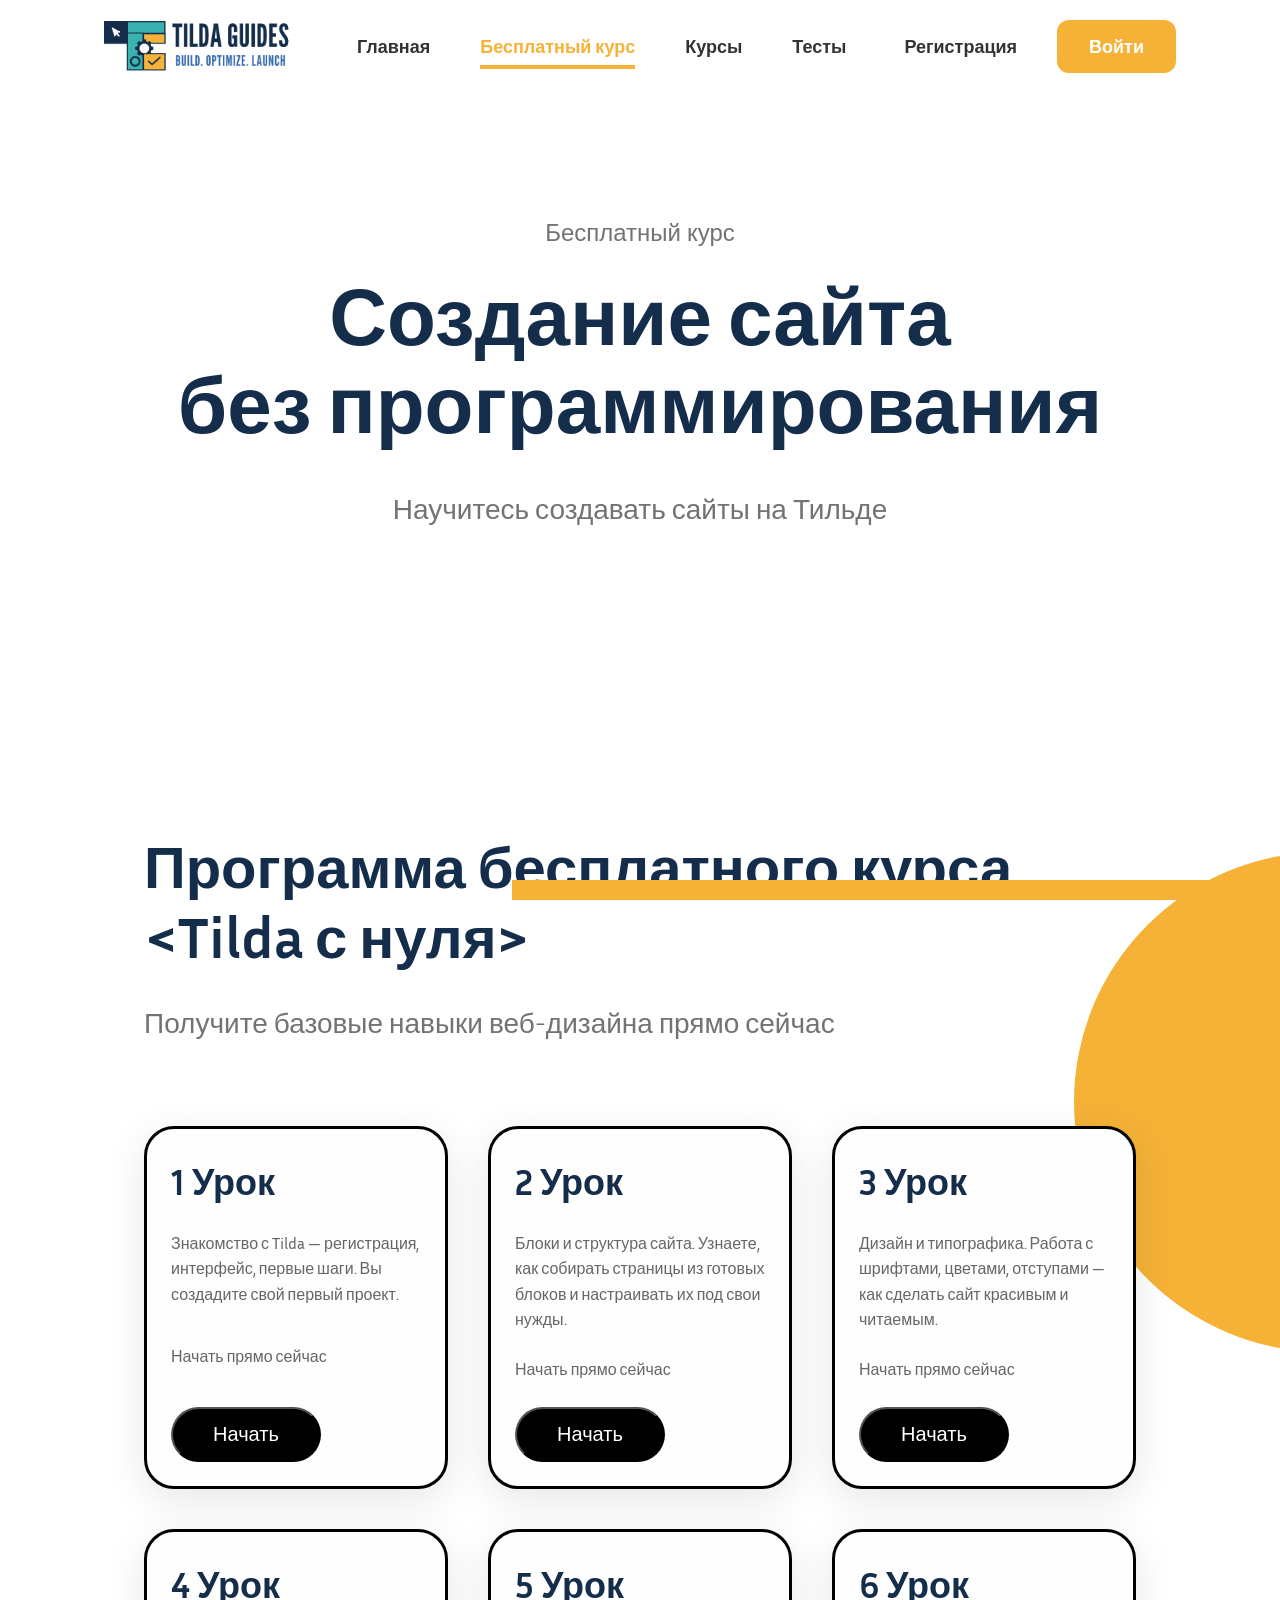
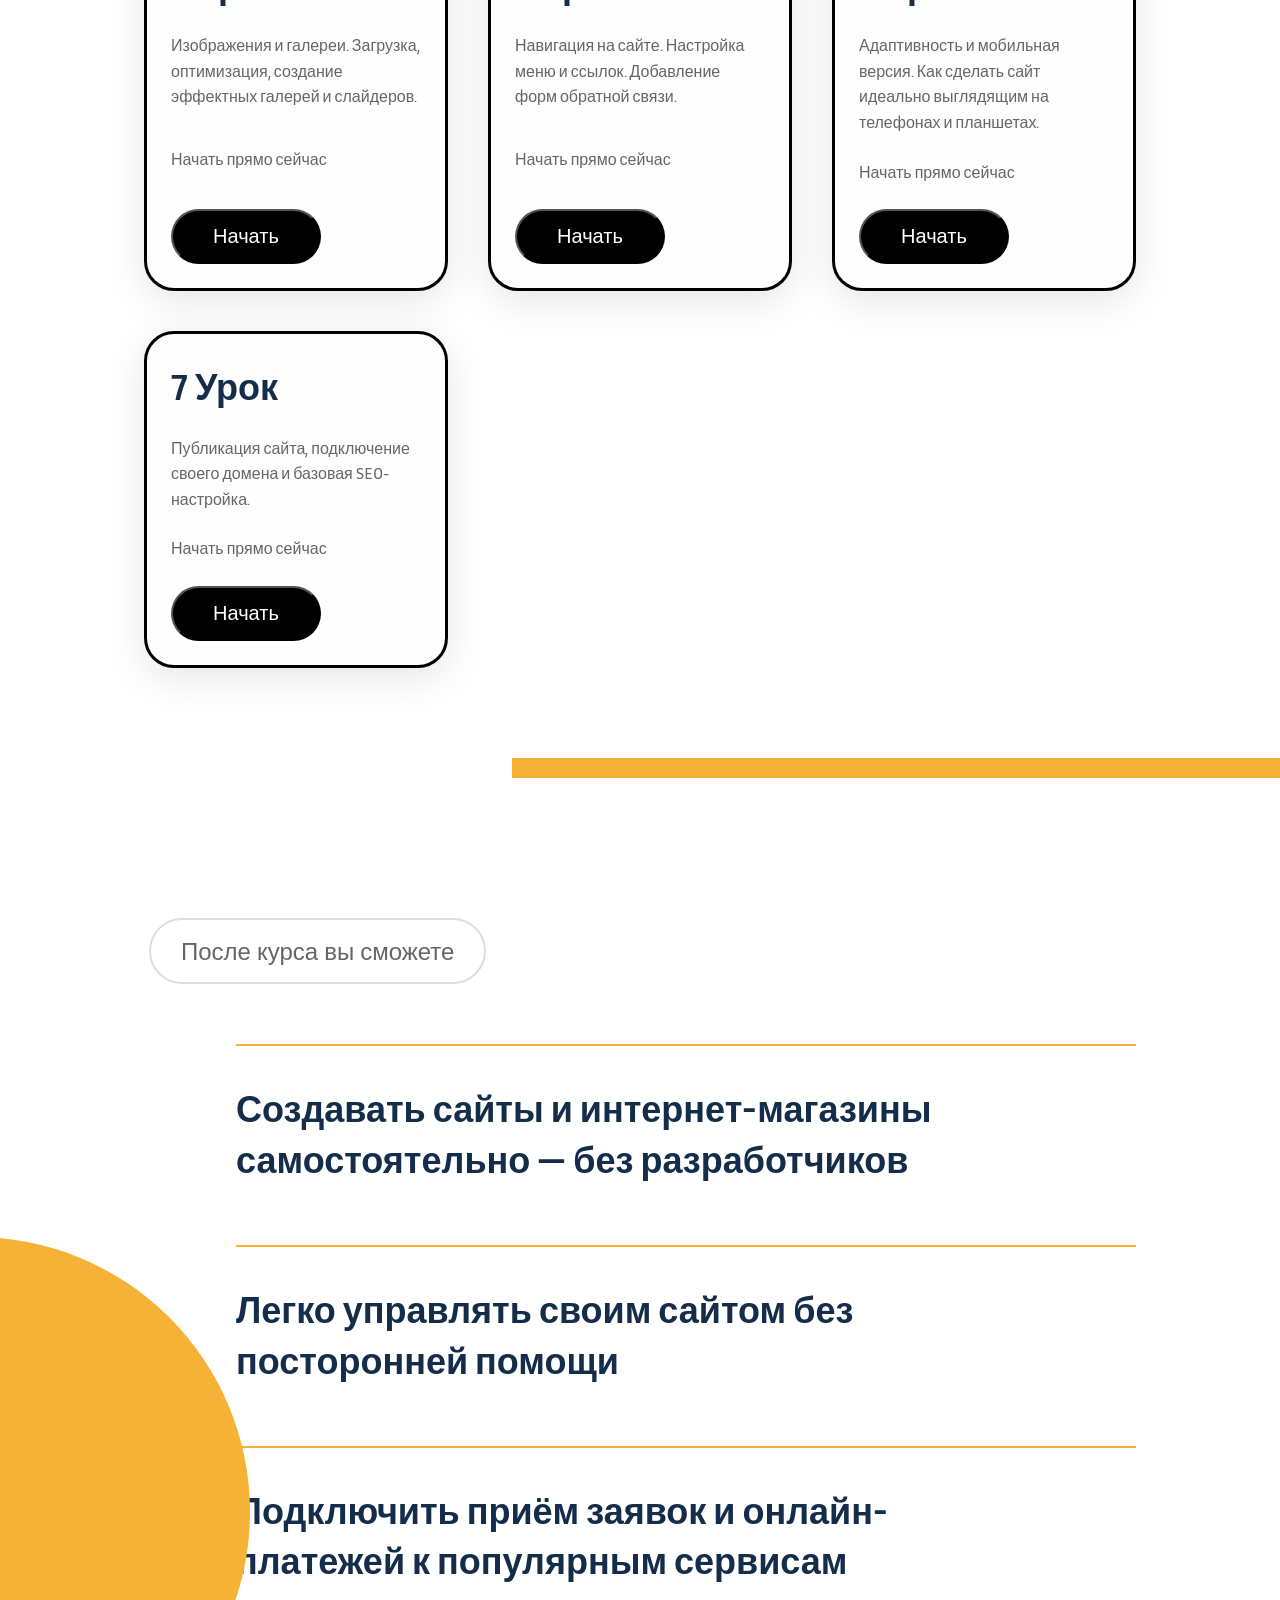
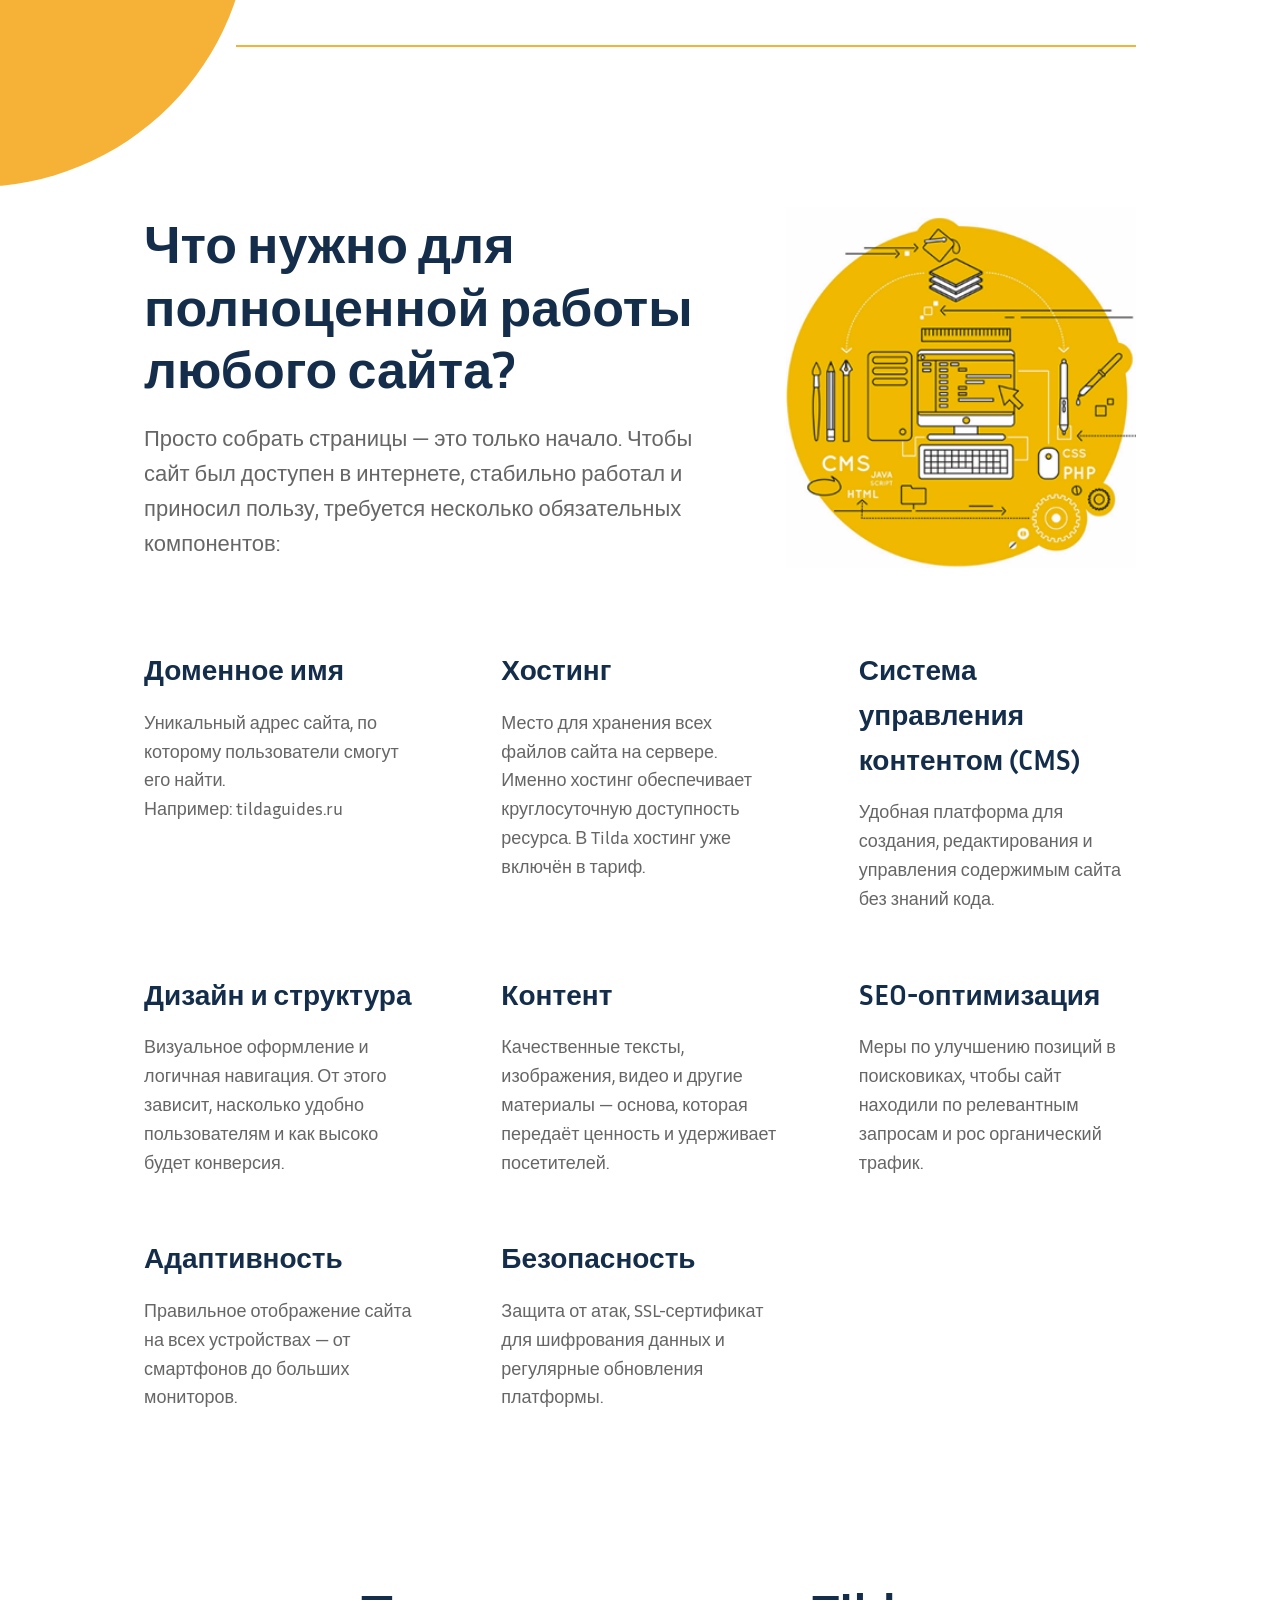
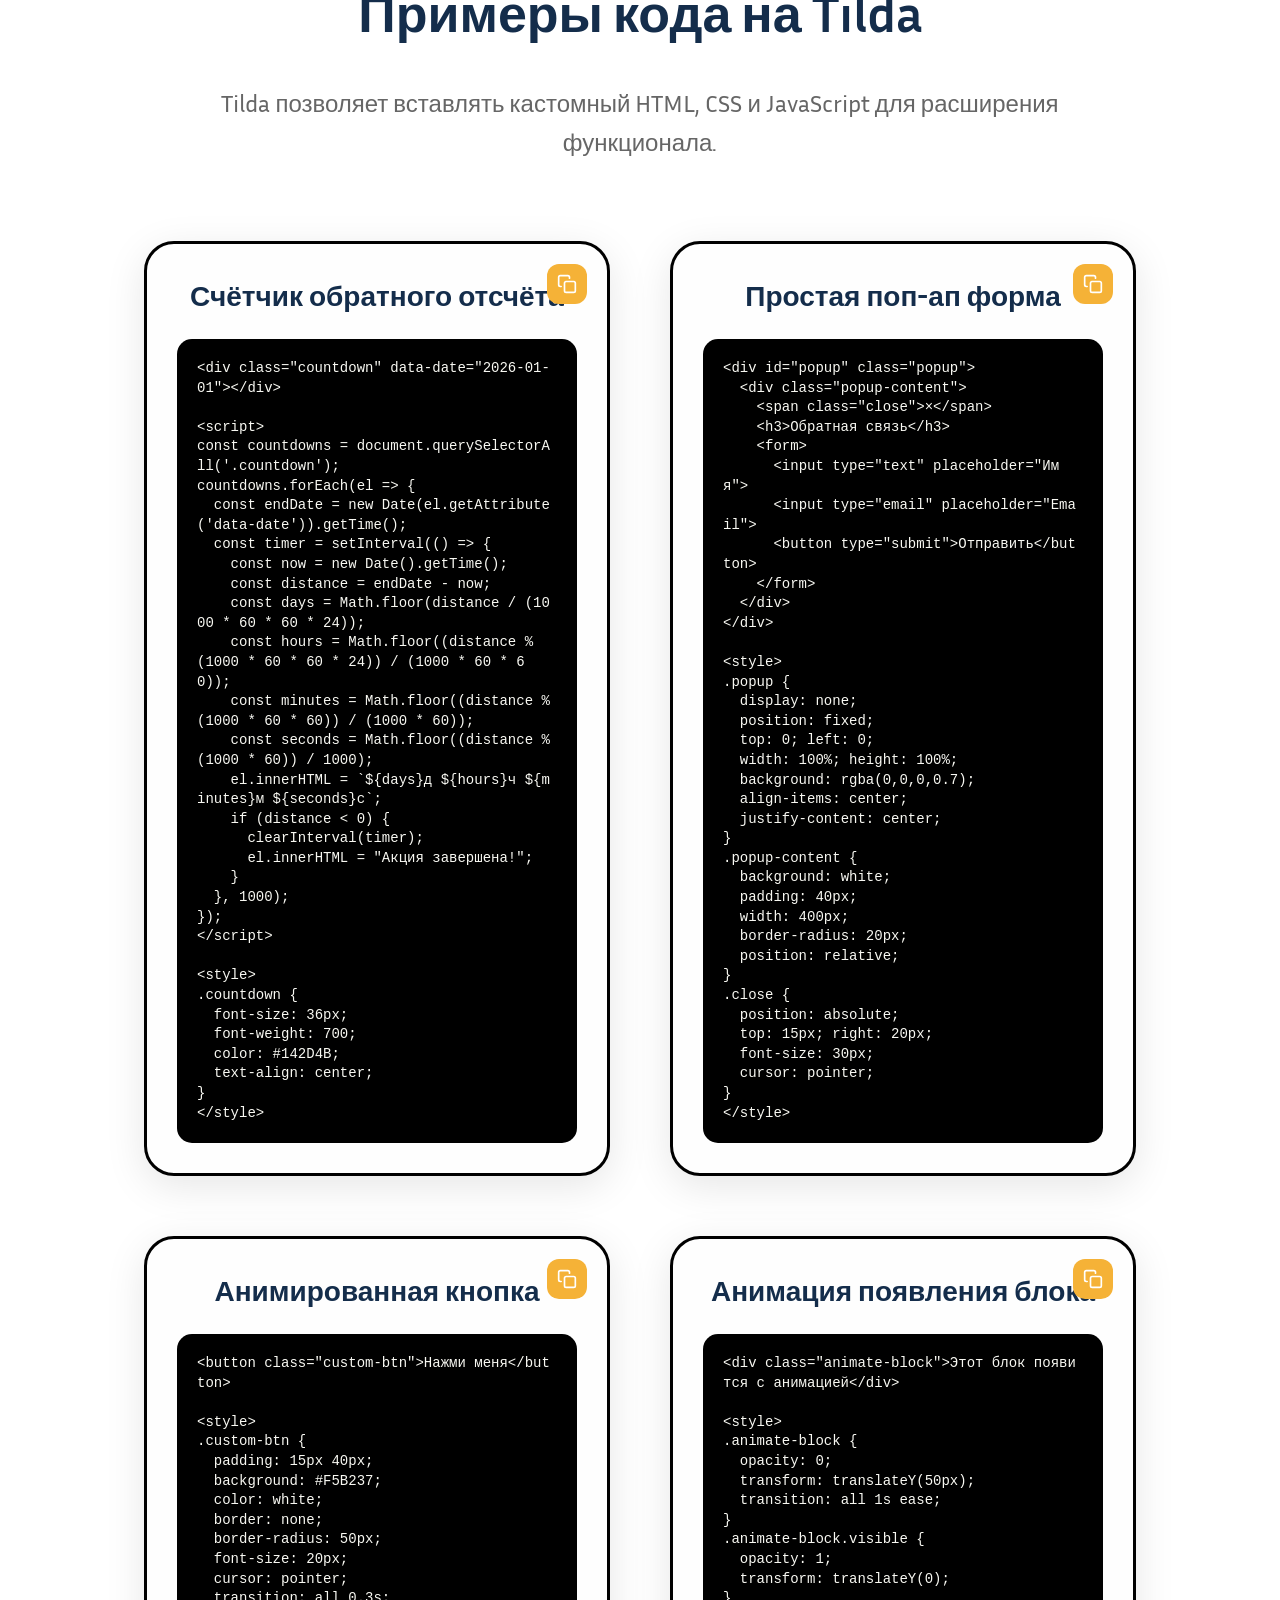
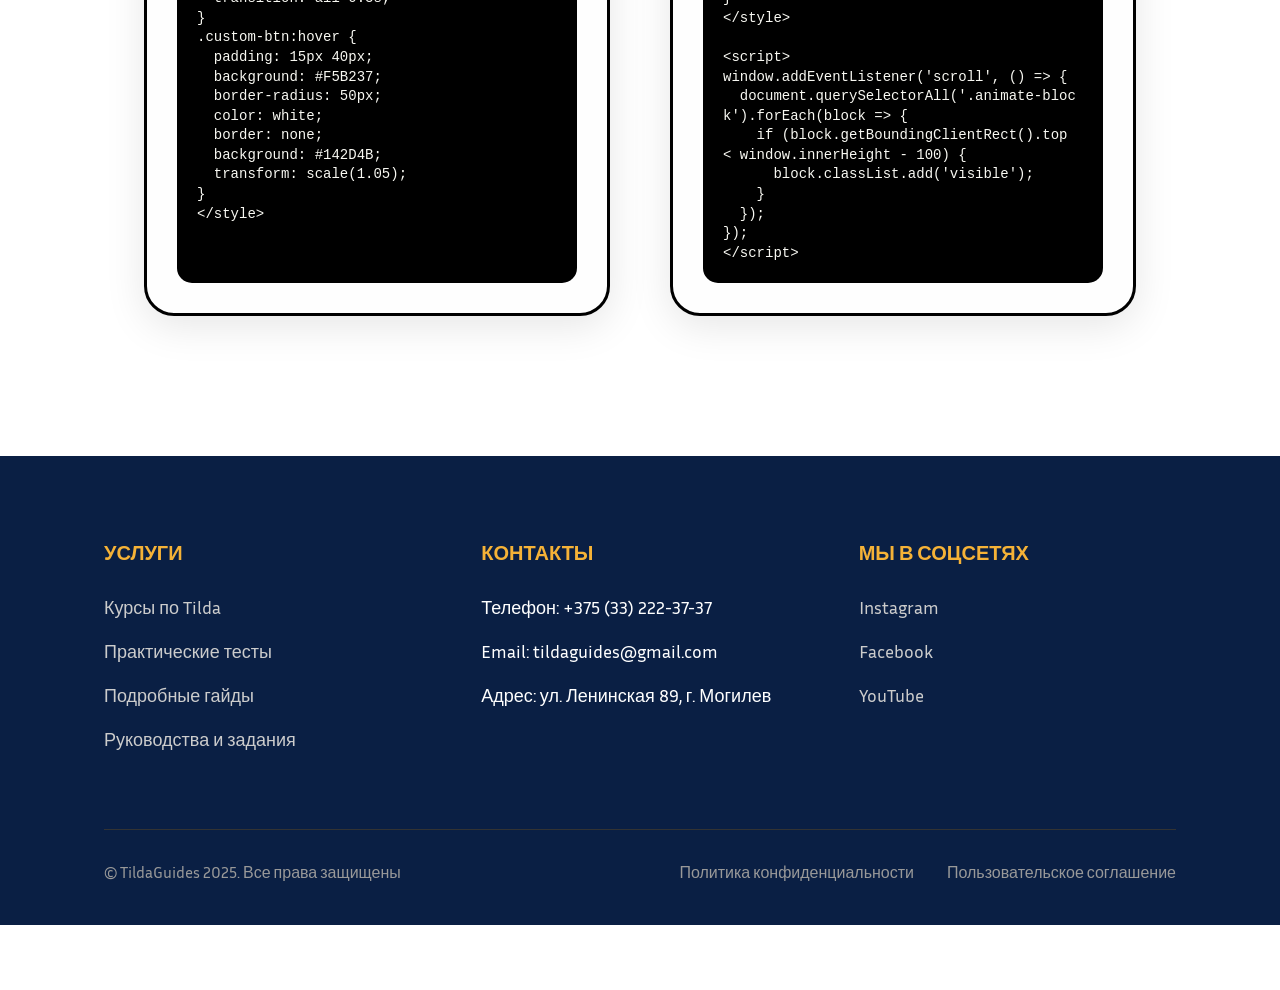
<file: pages/free-course.html>
<!DOCTYPE html>
<html lang="ru">
<head>
    <meta charset="UTF-8">
    <meta name="viewport" content="width=device-width, initial-scale=1.0">
    <title>Бесплатный курс — Tilda Guides</title>
    <link rel="stylesheet" href="../css/global.css">
    <link rel="stylesheet" href="../css/free-course.css">
    <link rel="icon" type="image/png" href="../images/favicon.png">
    <link href="https://fonts.googleapis.com/css2?family=Inria+Sans:wght@300;400;700&display=swap" rel="stylesheet">
    <script src="../js/main.js"></script>
    <script src="../js/free-course-video.js"></script> <!-- Новый файл для модалки видео -->
</head>
<body>

    <!-- Header -->
    <header>
        <div class="container">
            <div class="header-inner">
                <a href="../index.html" class="logo">
                    <img src="../images/logo.png" alt="Tilda Guides Logo">
                </a>
                <nav>
                    <ul>
                        <li><a href="../index.html">Главная</a></li>
                        <li><a href="free-course.html" class="active">Бесплатный курс</a></li>
                        <li><a href="courses.html">Курсы</a></li>
                        <li><a href="tests.html">Тесты</a></li>
                    </ul>
                </nav>
                <div class="auth" id="authBlock">
    <a href="#" id="showRegister">Регистрация</a>
    <a href="#" id="showLogin" class="btn-login">Войти</a>
</div>
            </div>
        </div>
    </header>

    <!-- Free Course Hero Section -->
    <section class="free-course-hero">
        <div class="container">
            <div class="free-course-hero-content">
                <p class="free-course-badge">Бесплатный курс</p>
                <h1>Создание сайта<br>без программирования</h1>
                <p class="free-course-subtitle">Научитесь создавать сайты на Тильде</p>
            </div>
        </div>
    </section>

    <!-- Program Section -->
    <section class="free-course-program">
        <div class="container">
            <div class="free-course-decor-semicircle"></div>

            <h2>Программа бесплатного курса<br><span class="accent-title">&lt;Tilda с нуля&gt;</span></h2>
            <p class="program-subtitle">Получите базовые навыки веб-дизайна прямо сейчас</p>

            <div class="lessons-grid">
                <!-- Урок 1 -->
                <div class="lesson-card lesson-large">
                    <h3>1 Урок</h3>
                    <p>Знакомство с Tilda — регистрация, интерфейс, первые шаги. Вы создадите свой первый проект.</p>
                    <p class="lesson-start">Начать прямо сейчас</p>
                    <button class="btn-lesson" data-video="0ryhRRyFqI8">Начать</button>
                </div>

                <!-- Урок 2 -->
                <div class="lesson-card lesson-large">
                    <h3>2 Урок</h3>
                    <p>Блоки и структура сайта. Узнаете, как собирать страницы из готовых блоков и настраивать их под свои нужды.</p>
                    <p class="lesson-start">Начать прямо сейчас</p>
                    <button class="btn-lesson" data-video="moZBz3hd2uY">Начать</button>
                </div>

                <!-- Урок 3 -->
                <div class="lesson-card lesson-large">
                    <h3>3 Урок</h3>
                    <p>Дизайн и типографика. Работа с шрифтами, цветами, отступами — как сделать сайт красивым и читаемым.</p>
                    <p class="lesson-start">Начать прямо сейчас</p>
                    <button class="btn-lesson" data-video="isXK0rMesJA">Начать</button>
                </div>

                <!-- Урок 4 -->
                <div class="lesson-card lesson-small">
                    <h3>4 Урок</h3>
                    <p>Изображения и галереи. Загрузка, оптимизация, создание эффектных галерей и слайдеров.</p>
                    <p class="lesson-start">Начать прямо сейчас</p>
                    <button class="btn-lesson" data-video="Z8sHlSknq9k">Начать</button>
                </div>

                <!-- Урок 5 -->
                <div class="lesson-card lesson-small">
                    <h3>5 Урок</h3>
                    <p>Навигация на сайте. Настройка меню и ссылок. Добавление форм обратной связи.</p>
                    <p class="lesson-start">Начать прямо сейчас</p>
                    <button class="btn-lesson" data-video="BlxRws7SHcQ">Начать</button>
                </div>

                <!-- Урок 6 -->
                <div class="lesson-card lesson-small">
                    <h3>6 Урок</h3>
                    <p>Адаптивность и мобильная версия. Как сделать сайт идеально выглядящим на телефонах и планшетах.</p>
                    <p class="lesson-start">Начать прямо сейчас</p>
                    <button class="btn-lesson" data-video="XYMS-26J2sU">Начать</button>
                </div>

                <!-- Урок 7 -->
                <div class="lesson-card lesson-small">
                    <h3>7 Урок</h3>
                    <p>Публикация сайта, подключение своего домена и базовая SEO-настройка.</p>
                    <p class="lesson-start">Начать прямо сейчас</p>
                    <button class="btn-lesson" data-video="Ltq3O7d4jKw">Начать</button>
                </div>
            </div>

            <div class="free-course-decor-line"></div>
        </div>
    </section>

            <!-- Оранжевая полоска снизу -->
            <div class="free-course-decor-line"></div>
        </div>
    </section>

    <!-- After Course Section -->
    <section class="after-course">
        <div class="container">
            <!-- Оранжевый полукруг слева снизу -->
            <div class="after-course-decor-semicircle"></div>

            <div class="after-course-badge">После курса вы сможете</div>

            <div class="after-course-items">
                <div class="after-course-item">
                    <h3>Создавать сайты и интернет-магазины самостоятельно — без разработчиков</h3>
                </div>
                <div class="after-course-item">
                    <h3>Легко управлять своим сайтом без посторонней помощи</h3>
                </div>
                <div class="after-course-item after-course-item-last">
                    <h3>Подключить приём заявок и онлайн-платежей к популярным сервисам</h3>
                </div>
            </div>
        </div>
    </section>

    <!-- Website Components Section -->
    <section class="website-components">
        <div class="container">
            <div class="website-components-inner">
                <div class="website-components-content">
                    <h2>Что нужно для полноценной работы любого сайта?</h2>
                    <p class="components-subtitle">Просто собрать страницы — это только начало. Чтобы сайт был доступен в интернете, стабильно работал и приносил пользу, требуется несколько обязательных компонентов:</p>
                </div>
                <div class="website-components-image">
                    <img src="../images/website-components.png" alt="Компоненты сайта">
                </div>
            </div>

            <div class="components-grid">
                <div class="component-item">
                    <h3>Доменное имя</h3>
                    <p>Уникальный адрес сайта, по которому пользователи смогут его найти.<br>Например: tildaguides.ru</p>
                </div>
                <div class="component-item">
                    <h3>Хостинг</h3>
                    <p>Место для хранения всех файлов сайта на сервере. Именно хостинг обеспечивает круглосуточную доступность ресурса. В Tilda хостинг уже включён в тариф.</p>
                </div>
                <div class="component-item">
                    <h3>Система управления контентом (CMS)</h3>
                    <p>Удобная платформа для создания, редактирования и управления содержимым сайта без знаний кода.</p>
                </div>
                <div class="component-item">
                    <h3>Дизайн и структура</h3>
                    <p>Визуальное оформление и логичная навигация. От этого зависит, насколько удобно пользователям и как высоко будет конверсия.</p>
                </div>
                <div class="component-item">
                    <h3>Контент</h3>
                    <p>Качественные тексты, изображения, видео и другие материалы — основа, которая передаёт ценность и удерживает посетителей.</p>
                </div>
                <div class="component-item">
                    <h3>SEO-оптимизация</h3>
                    <p>Меры по улучшению позиций в поисковиках, чтобы сайт находили по релевантным запросам и рос органический трафик.</p>
                </div>
                <div class="component-item">
                    <h3>Адаптивность</h3>
                    <p>Правильное отображение сайта на всех устройствах — от смартфонов до больших мониторов.</p>
                </div>
                <div class="component-item">
                    <h3>Безопасность</h3>
                    <p>Защита от атак, SSL-сертификат для шифрования данных и регулярные обновления платформы.</p>
                </div>
            </div>
        </div>
    </section>

    <!-- Code Snippets Section -->
    <section class="code-snippets">
        <div class="container">
            <h2>Примеры кода на Tilda</h2>
            <p class="code-subtitle">Tilda позволяет вставлять кастомный HTML, CSS и JavaScript для расширения функционала.</p>

            <div class="snippets-grid">
                <!-- Сниппет 1: Счётчик обратного отсчёта -->
                <div class="snippet-card">
                    <h3>Счётчик обратного отсчёта</h3>
                    <pre><code>&lt;div class="countdown" data-date="2026-01-01"&gt;&lt;/div&gt;

&lt;script&gt;
const countdowns = document.querySelectorAll('.countdown');
countdowns.forEach(el => {
  const endDate = new Date(el.getAttribute('data-date')).getTime();
  const timer = setInterval(() => {
    const now = new Date().getTime();
    const distance = endDate - now;
    const days = Math.floor(distance / (1000 * 60 * 60 * 24));
    const hours = Math.floor((distance % (1000 * 60 * 60 * 24)) / (1000 * 60 * 60));
    const minutes = Math.floor((distance % (1000 * 60 * 60)) / (1000 * 60));
    const seconds = Math.floor((distance % (1000 * 60)) / 1000);
    el.innerHTML = `${days}д ${hours}ч ${minutes}м ${seconds}с`;
    if (distance < 0) {
      clearInterval(timer);
      el.innerHTML = "Акция завершена!";
    }
  }, 1000);
});
&lt;/script&gt;

&lt;style&gt;
.countdown {
  font-size: 36px;
  font-weight: 700;
  color: #142D4B;
  text-align: center;
}
&lt;/style&gt;</code></pre>
                    <button class="btn-copy" title="Копировать код">
                        <svg xmlns="http://www.w3.org/2000/svg" width="20" height="20" viewBox="0 0 24 24" fill="none" stroke="currentColor" stroke-width="2" stroke-linecap="round" stroke-linejoin="round">
                            <rect x="9" y="9" width="13" height="13" rx="2" ry="2"></rect>
                            <path d="M5 15H4a2 2 0 0 1-2-2V4a2 2 0 0 1 2-2h9a2 2 0 0 1 2 2v1"></path>
                        </svg>
                    </button>
                </div>

                <!-- Сниппет 2: Поп-ап форма -->
                <div class="snippet-card">
                    <h3>Простая поп-ап форма</h3>
                    <pre><code>&lt;div id="popup" class="popup"&gt;
  &lt;div class="popup-content"&gt;
    &lt;span class="close"&gt;&times;&lt;/span&gt;
    &lt;h3&gt;Обратная связь&lt;/h3&gt;
    &lt;form&gt;
      &lt;input type="text" placeholder="Имя"&gt;
      &lt;input type="email" placeholder="Email"&gt;
      &lt;button type="submit"&gt;Отправить&lt;/button&gt;
    &lt;/form&gt;
  &lt;/div&gt;
&lt;/div&gt;

&lt;style&gt;
.popup { 
  display: none; 
  position: fixed; 
  top: 0; left: 0; 
  width: 100%; height: 100%; 
  background: rgba(0,0,0,0.7); 
  align-items: center;
  justify-content: center;
}
.popup-content { 
  background: white; 
  padding: 40px; 
  width: 400px; 
  border-radius: 20px; 
  position: relative;
}
.close { 
  position: absolute; 
  top: 15px; right: 20px; 
  font-size: 30px; 
  cursor: pointer; 
}
&lt;/style&gt;</code></pre>
                    <button class="btn-copy" title="Копировать код">
                        <svg xmlns="http://www.w3.org/2000/svg" width="20" height="20" viewBox="0 0 24 24" fill="none" stroke="currentColor" stroke-width="2" stroke-linecap="round" stroke-linejoin="round">
                            <rect x="9" y="9" width="13" height="13" rx="2" ry="2"></rect>
                            <path d="M5 15H4a2 2 0 0 1-2-2V4a2 2 0 0 1 2-2h9a2 2 0 0 1 2 2v1"></path>
                        </svg>
                    </button>
                </div>

                <!-- Сниппет 3: Кастомная кнопка -->
                <div class="snippet-card">
                    <h3>Анимированная кнопка</h3>
                    <pre><code>&lt;button class="custom-btn"&gt;Нажми меня&lt;/button&gt;

&lt;style&gt;
.custom-btn {
  padding: 15px 40px;
  background: #F5B237;
  color: white;
  border: none;
  border-radius: 50px;
  font-size: 20px;
  cursor: pointer;
  transition: all 0.3s;
}
.custom-btn:hover {
  padding: 15px 40px;
  background: #F5B237;
  border-radius: 50px;
  color: white;
  border: none;
  background: #142D4B;
  transform: scale(1.05);
}
&lt;/style&gt;</code></pre>
                    <button class="btn-copy" title="Копировать код">
                        <svg xmlns="http://www.w3.org/2000/svg" width="20" height="20" viewBox="0 0 24 24" fill="none" stroke="currentColor" stroke-width="2" stroke-linecap="round" stroke-linejoin="round">
                            <rect x="9" y="9" width="13" height="13" rx="2" ry="2"></rect>
                            <path d="M5 15H4a2 2 0 0 1-2-2V4a2 2 0 0 1 2-2h9a2 2 0 0 1 2 2v1"></path>
                        </svg>
                    </button>
                </div>

                <!-- Сниппет 4: Анимация появления блока -->
                <div class="snippet-card">
                    <h3>Анимация появления блока</h3>
                    <pre><code>&lt;div class="animate-block"&gt;Этот блок появится с анимацией&lt;/div&gt;

&lt;style&gt;
.animate-block {
  opacity: 0;
  transform: translateY(50px);
  transition: all 1s ease;
}
.animate-block.visible {
  opacity: 1;
  transform: translateY(0);
}
&lt;/style&gt;

&lt;script&gt;
window.addEventListener('scroll', () => {
  document.querySelectorAll('.animate-block').forEach(block => {
    if (block.getBoundingClientRect().top < window.innerHeight - 100) {
      block.classList.add('visible');
    }
  });
});
&lt;/script&gt;</code></pre>
                    <button class="btn-copy" title="Копировать код">
                        <svg xmlns="http://www.w3.org/2000/svg" width="20" height="20" viewBox="0 0 24 24" fill="none" stroke="currentColor" stroke-width="2" stroke-linecap="round" stroke-linejoin="round">
                            <rect x="9" y="9" width="13" height="13" rx="2" ry="2"></rect>
                            <path d="M5 15H4a2 2 0 0 1-2-2V4a2 2 0 0 1 2-2h9a2 2 0 0 1 2 2v1"></path>
                        </svg>
                    </button>
                </div>
            </div>
        </div>
    </section>
<!-- Модальное окно для видео -->
    <div id="videoModal" class="video-modal">
        <div class="video-modal-content">
            <span class="video-close">&times;</span>
            <div class="video-wrapper">
                <iframe id="youtubePlayer" src="" frameborder="0" allow="accelerometer; autoplay; clipboard-write; encrypted-media; gyroscope; picture-in-picture; web-share" allowfullscreen></iframe>
            </div>
        </div>
    </div>
    <!-- Footer -->
    <footer class="footer">
        <div class="container">
            <div class="footer-inner">
                <div class="footer-column">
                    <h4>УСЛУГИ</h4>
                    <ul>
                        <li><a href="#">Курсы по Tilda</a></li>
                        <li><a href="#">Практические тесты</a></li>
                        <li><a href="#">Подробные гайды</a></li>
                        <li><a href="#">Руководства и задания</a></li>
                    </ul>
                </div>
                <div class="footer-column">
                    <h4>КОНТАКТЫ</h4>
                    <ul>
                        <li>Телефон: +375 (33) 222-37-37</li>
                        <li>Email: tildaguides@gmail.com</li>
                        <li>Адрес: ул. Ленинская 89, г. Могилев</li>
                    </ul>
                </div>
                <div class="footer-column">
                    <h4>МЫ В СОЦСЕТЯХ</h4>
                    <ul>
                        <li><a href="#">Instagram</a></li>
                        <li><a href="#">Facebook</a></li>
                        <li><a href="#">YouTube</a></li>
                    </ul>
                </div>
            </div>
            <div class="footer-bottom">
                <p>© TildaGuides 2025. Все права защищены</p>
                <div class="footer-links">
                    <a href="#">Политика конфиденциальности</a>
                    <a href="#">Пользовательское соглашение</a>
                </div>
            </div>
        </div>
    </footer>

</body>
</html>
</file>
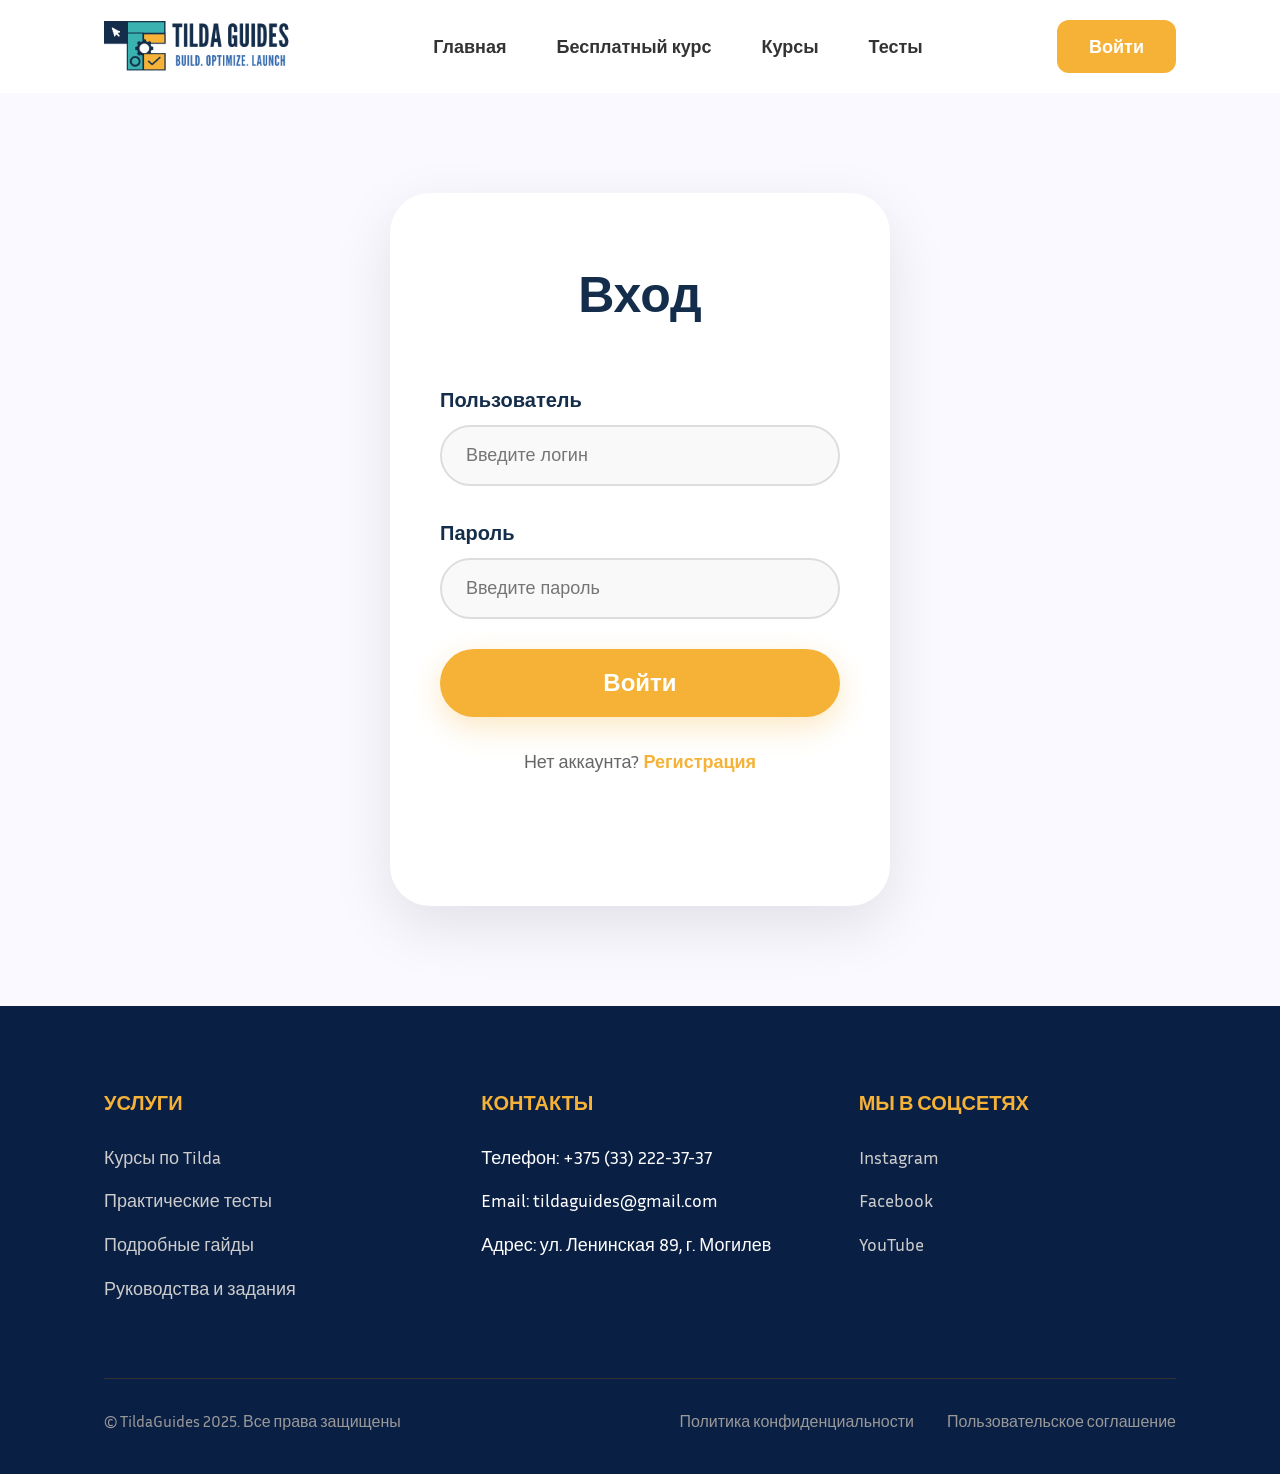
<file: pages/login.html>
<!DOCTYPE html>
<html lang="ru">
<head>
    <meta charset="UTF-8">
    <meta name="viewport" content="width=device-width, initial-scale=1.0">
    <title>Вход и регистрация — Tilda Guides</title>
    <link rel="stylesheet" href="../css/global.css">
    <link rel="stylesheet" href="../css/auth.css">
    <link rel="icon" type="image/png" href="../images/favicon.png">
    <link href="https://fonts.googleapis.com/css2?family=Inria+Sans:wght@300;400;700&display=swap" rel="stylesheet">
    <script src="../js/auth.js"></script>
</head>
<body>

    <header>
        <div class="container">
            <div class="header-inner">
                <a href="../index.html" class="logo">
                    <img src="../images/logo.png" alt="Tilda Guides Logo">
                </a>
                <nav>
                    <ul>
                        <li><a href="../index.html">Главная</a></li>
                        <li><a href="free-course.html">Бесплатный курс</a></li>
                        <li><a href="courses.html">Курсы</a></li>
                        <li><a href="tests.html">Тесты</a></li>
                    </ul>
                </nav>
                <div class="auth">
                    <a href="login.html" class="btn-login">Войти</a>
                </div>
            </div>
        </div>
    </header>

    <main>
        <section class="auth-page">
            <div class="container">
                <div class="auth-form-container">
                    <h1>Вход</h1>

                    <form id="loginForm">
                        <div class="form-group">
                            <label for="username">Пользователь</label>
                            <input type="text" id="username" required placeholder="Введите логин">
                        </div>

                        <div class="form-group">
                            <label for="password">Пароль</label>
                            <input type="password" id="password" required placeholder="Введите пароль">
                        </div>

                        <button type="submit" class="btn-submit">Войти</button>

                        <p class="auth-switch">Нет аккаунта? <a href="#" id="showRegister">Регистрация</a></p>
                    </form>

                    <!-- Форма регистрации (скрыта по умолчанию) -->
                    <form id="registerForm" style="display: none;">
                        <h1>Регистрация</h1>

                        <div class="form-group">
                            <label for="regUsername">Пользователь</label>
                            <input type="text" id="regUsername" required placeholder="Придумайте логин">
                        </div>

                        <div class="form-group">
                            <label for="regPassword">Пароль</label>
                            <input type="password" id="regPassword" required placeholder="Придумайте пароль">
                        </div>

                        <div class="form-group">
                            <label for="regConfirm">Повторите пароль</label>
                            <input type="password" id="regConfirm" required placeholder="Повторите пароль">
                        </div>

                        <button type="submit" class="btn-submit">Зарегистрироваться</button>

                        <p class="auth-switch">Уже есть аккаунт? <a href="#" id="showLogin">Войти</a></p>
                    </form>

                    <div id="message" class="auth-message"></div>
                </div>
            </div>
        </section>
    </main>

    <footer class="footer">
        <div class="container">
            <div class="footer-inner">
                <div class="footer-column">
                    <h4>УСЛУГИ</h4>
                    <ul>
                        <li><a href="#">Курсы по Tilda</a></li>
                        <li><a href="#">Практические тесты</a></li>
                        <li><a href="#">Подробные гайды</a></li>
                        <li><a href="#">Руководства и задания</a></li>
                    </ul>
                </div>
                <div class="footer-column">
                    <h4>КОНТАКТЫ</h4>
                    <ul>
                        <li>Телефон: +375 (33) 222-37-37</li>
                        <li>Email: tildaguides@gmail.com</li>
                        <li>Адрес: ул. Ленинская 89, г. Могилев</li>
                    </ul>
                </div>
                <div class="footer-column">
                    <h4>МЫ В СОЦСЕТЯХ</h4>
                    <ul>
                        <li><a href="#">Instagram</a></li>
                        <li><a href="#">Facebook</a></li>
                        <li><a href="#">YouTube</a></li>
                    </ul>
                </div>
            </div>
            <div class="footer-bottom">
                <p>© TildaGuides 2025. Все права защищены</p>
                <div class="footer-links">
                    <a href="#">Политика конфиденциальности</a>
                    <a href="#">Пользовательское соглашение</a>
                </div>
            </div>
        </div>
    </footer>

</body>
</html>
</file>
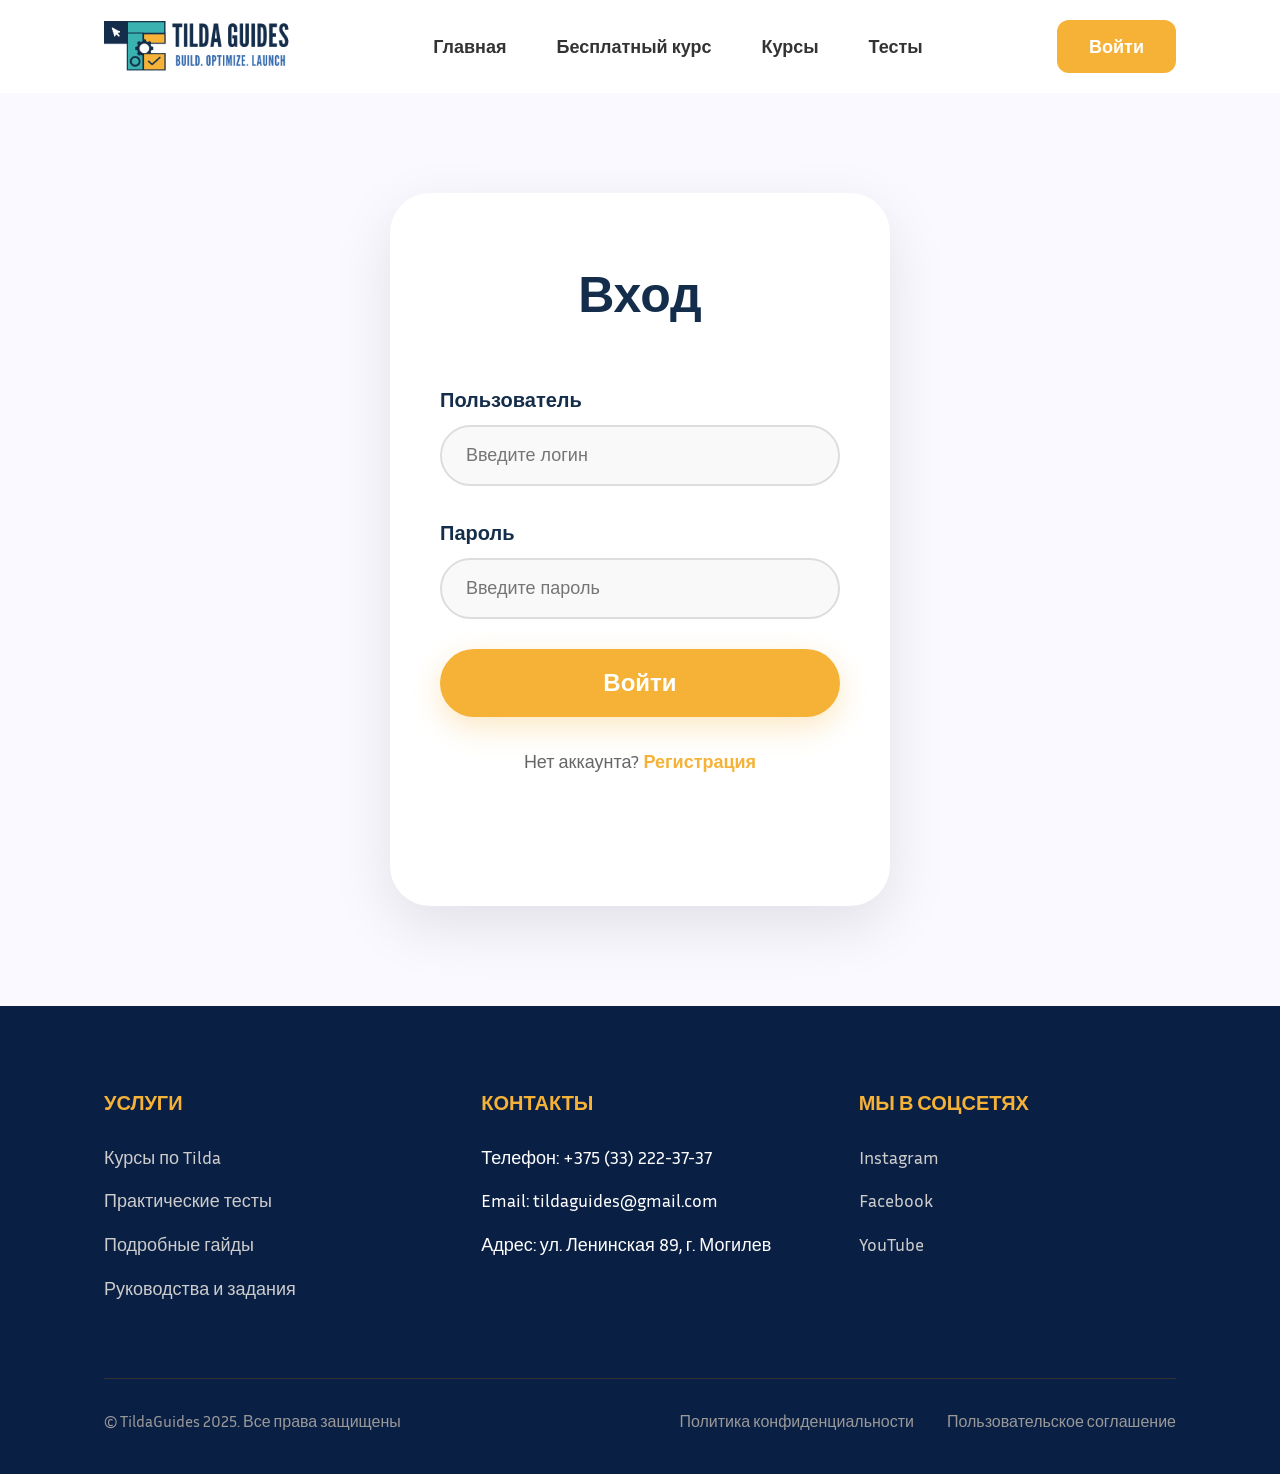
<file: pages/profile.html>
<!DOCTYPE html>
<html lang="ru">
<head>
    <meta charset="UTF-8">
    <meta name="viewport" content="width=device-width, initial-scale=1.0">
    <title>Личный кабинет — Tilda Guides</title>
    <link rel="stylesheet" href="../css/global.css">
    <link rel="stylesheet" href="../css/profile.css">
    <link rel="icon" type="image/png" href="../images/favicon.png">
    <link href="https://fonts.googleapis.com/css2?family=Inria+Sans:wght@300;400;700&display=swap" rel="stylesheet">
    <script src="../js/main.js"></script>
</head>
<body>

    <header>
        <div class="container">
            <div class="header-inner">
                <a href="../index.html" class="logo">
                    <img src="../images/logo.png" alt="Tilda Guides Logo">
                </a>
                <nav>
                    <ul>
                        <li><a href="../index.html">Главная</a></li>
                        <li><a href="free-course.html">Бесплатный курс</a></li>
                        <li><a href="courses.html">Курсы</a></li>
                        <li><a href="tests.html">Тесты</a></li>
                    </ul>
                </nav>
                <div class="auth" id="authBlock">
                    <!-- Заполняется JS -->
                </div>
            </div>
        </div>
    </header>

    <main>
        <section class="profile-page">
            <div class="container">
                <div class="profile-header">
                    <h1>Личный кабинет</h1>
                    <p>Привет, <strong id="usernameDisplay"></strong>!</p>
                </div>

                <div class="profile-tests">
                    <h2>Пройденные тесты</h2>
                    <div id="testsList">
                        <p class="no-tests">Вы ещё не прошли ни одного теста.</p>
                    </div>
                </div>

                <div class="profile-actions">
                    <a href="tests.html" class="btn-primary">Пройти тест</a>
                    <button id="logoutBtn" class="btn-secondary">Выйти из аккаунта</button>
                </div>
            </div>
        </section>
    </main>

    <footer class="footer">
        <div class="container">
            <div class="footer-inner">
                <div class="footer-column">
                    <h4>УСЛУГИ</h4>
                    <ul>
                        <li><a href="#">Курсы по Tilda</a></li>
                        <li><a href="#">Практические тесты</a></li>
                        <li><a href="#">Подробные гайды</a></li>
                        <li><a href="#">Руководства и задания</a></li>
                    </ul>
                </div>
                <div class="footer-column">
                    <h4>КОНТАКТЫ</h4>
                    <ul>
                        <li>Телефон: +375 (33) 222-37-37</li>
                        <li>Email: tildaguides@gmail.com</li>
                        <li>Адрес: ул. Ленинская 89, г. Могилев</li>
                    </ul>
                </div>
                <div class="footer-column">
                    <h4>МЫ В СОЦСЕТЯХ</h4>
                    <ul>
                        <li><a href="#">Instagram</a></li>
                        <li><a href="#">Facebook</a></li>
                        <li><a href="#">YouTube</a></li>
                    </ul>
                </div>
            </div>
            <div class="footer-bottom">
                <p>© TildaGuides 2025. Все права защищены</p>
                <div class="footer-links">
                    <a href="#">Политика конфиденциальности</a>
                    <a href="#">Пользовательское соглашение</a>
                </div>
            </div>
        </div>
    </footer>

    <script>
        document.addEventListener('DOMContentLoaded', () => {
            const currentUser = localStorage.getItem('currentUser');
            const usernameDisplay = document.getElementById('usernameDisplay');
            const testsList = document.getElementById('testsList');
            const logoutBtn = document.getElementById('logoutBtn');

            if (!currentUser) {
                window.location.href = 'login.html';
                return;
            }

            usernameDisplay.textContent = currentUser;

            // Загружаем результаты тестов
            const testResults = JSON.parse(localStorage.getItem(`tests_${currentUser}`)) || [];

            if (testResults.length === 0) {
                testsList.innerHTML = '<p class="no-tests">Вы ещё не прошли ни одного теста.</p>';
            } else {
                testsList.innerHTML = '';
                testResults.forEach(result => {
                    const item = document.createElement('div');
                    item.className = 'test-result-item';
                    item.innerHTML = `
                        <h3>${result.testName}</h3>
                        <p>Результат: <strong>${result.score}/${result.total || 10}</strong> • Дата: ${new Date(result.date).toLocaleDateString('ru-RU')}</p>
                    `;
                    testsList.appendChild(item);
                });
            }

            // Выход
            logoutBtn.addEventListener('click', () => {
                localStorage.removeItem('currentUser');
                window.location.href = '../index.html';
            });
        });
    </script>

</body>
</html>
</file>
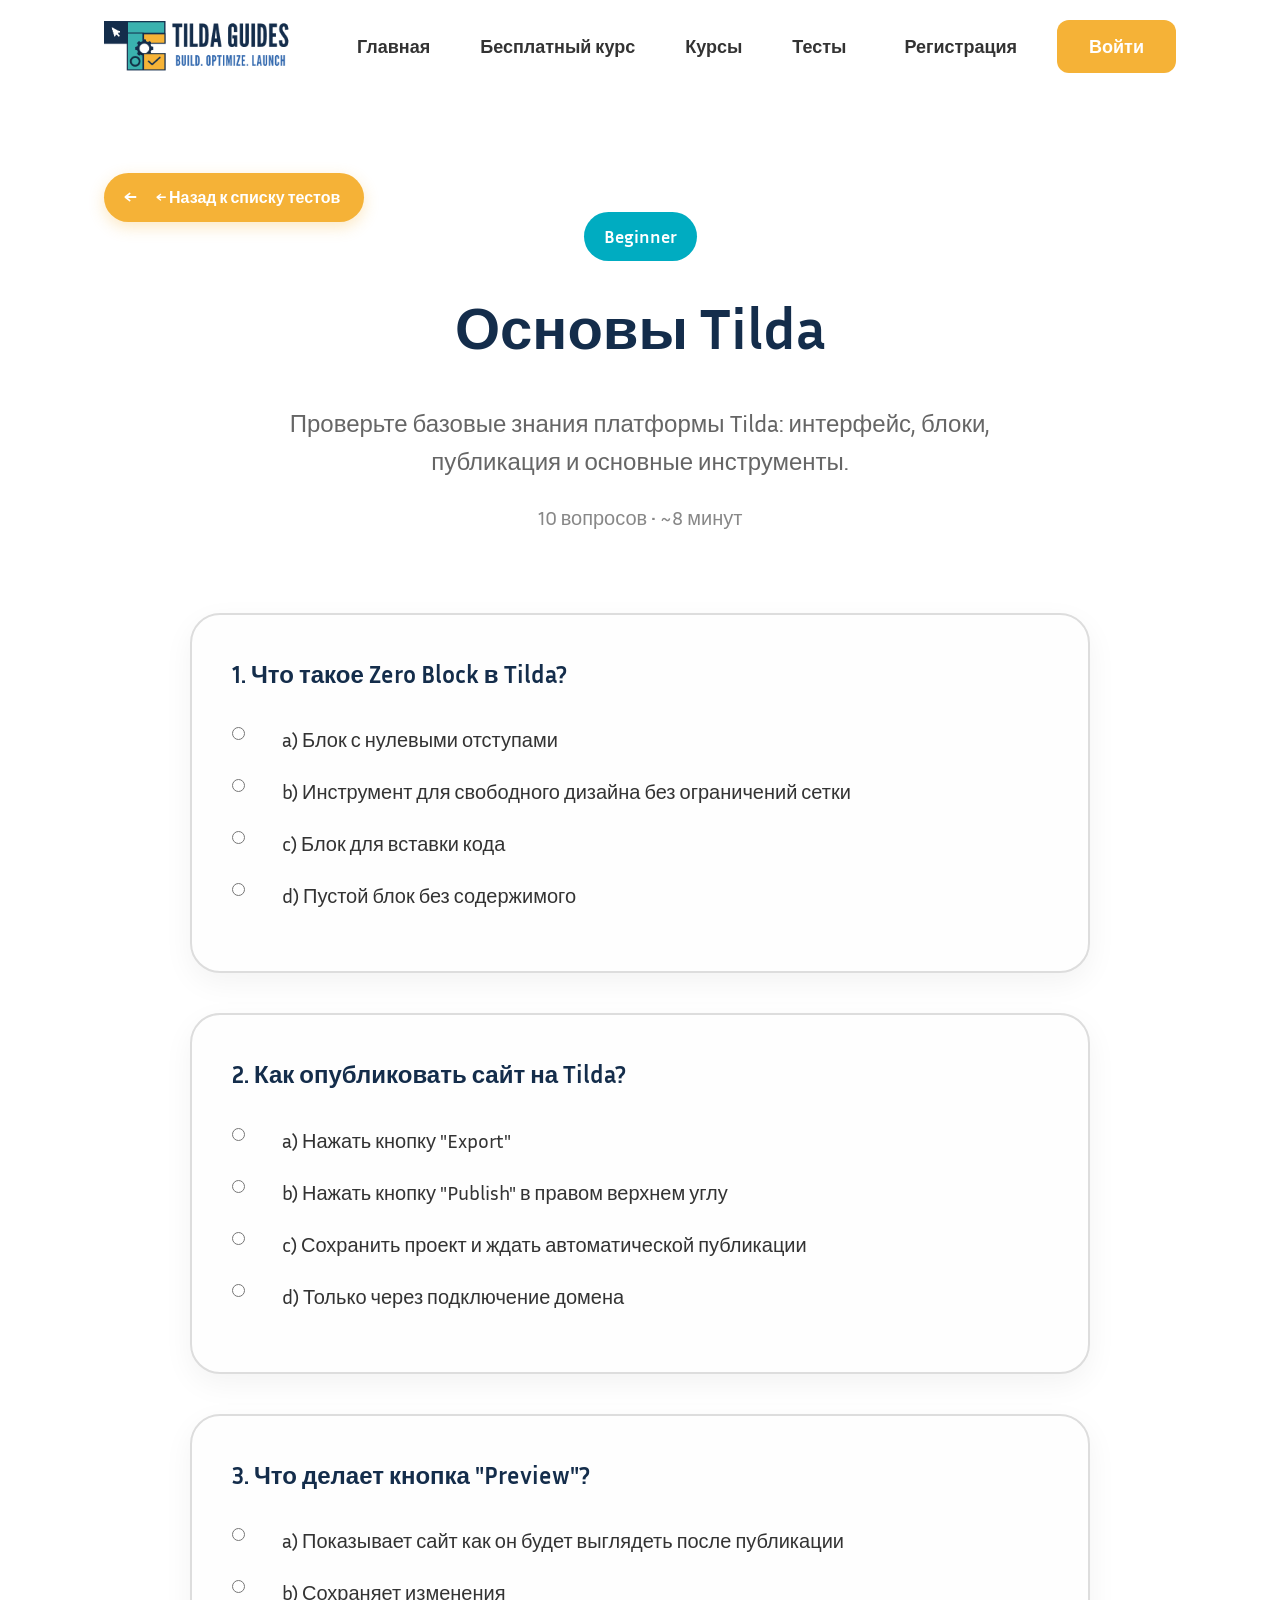
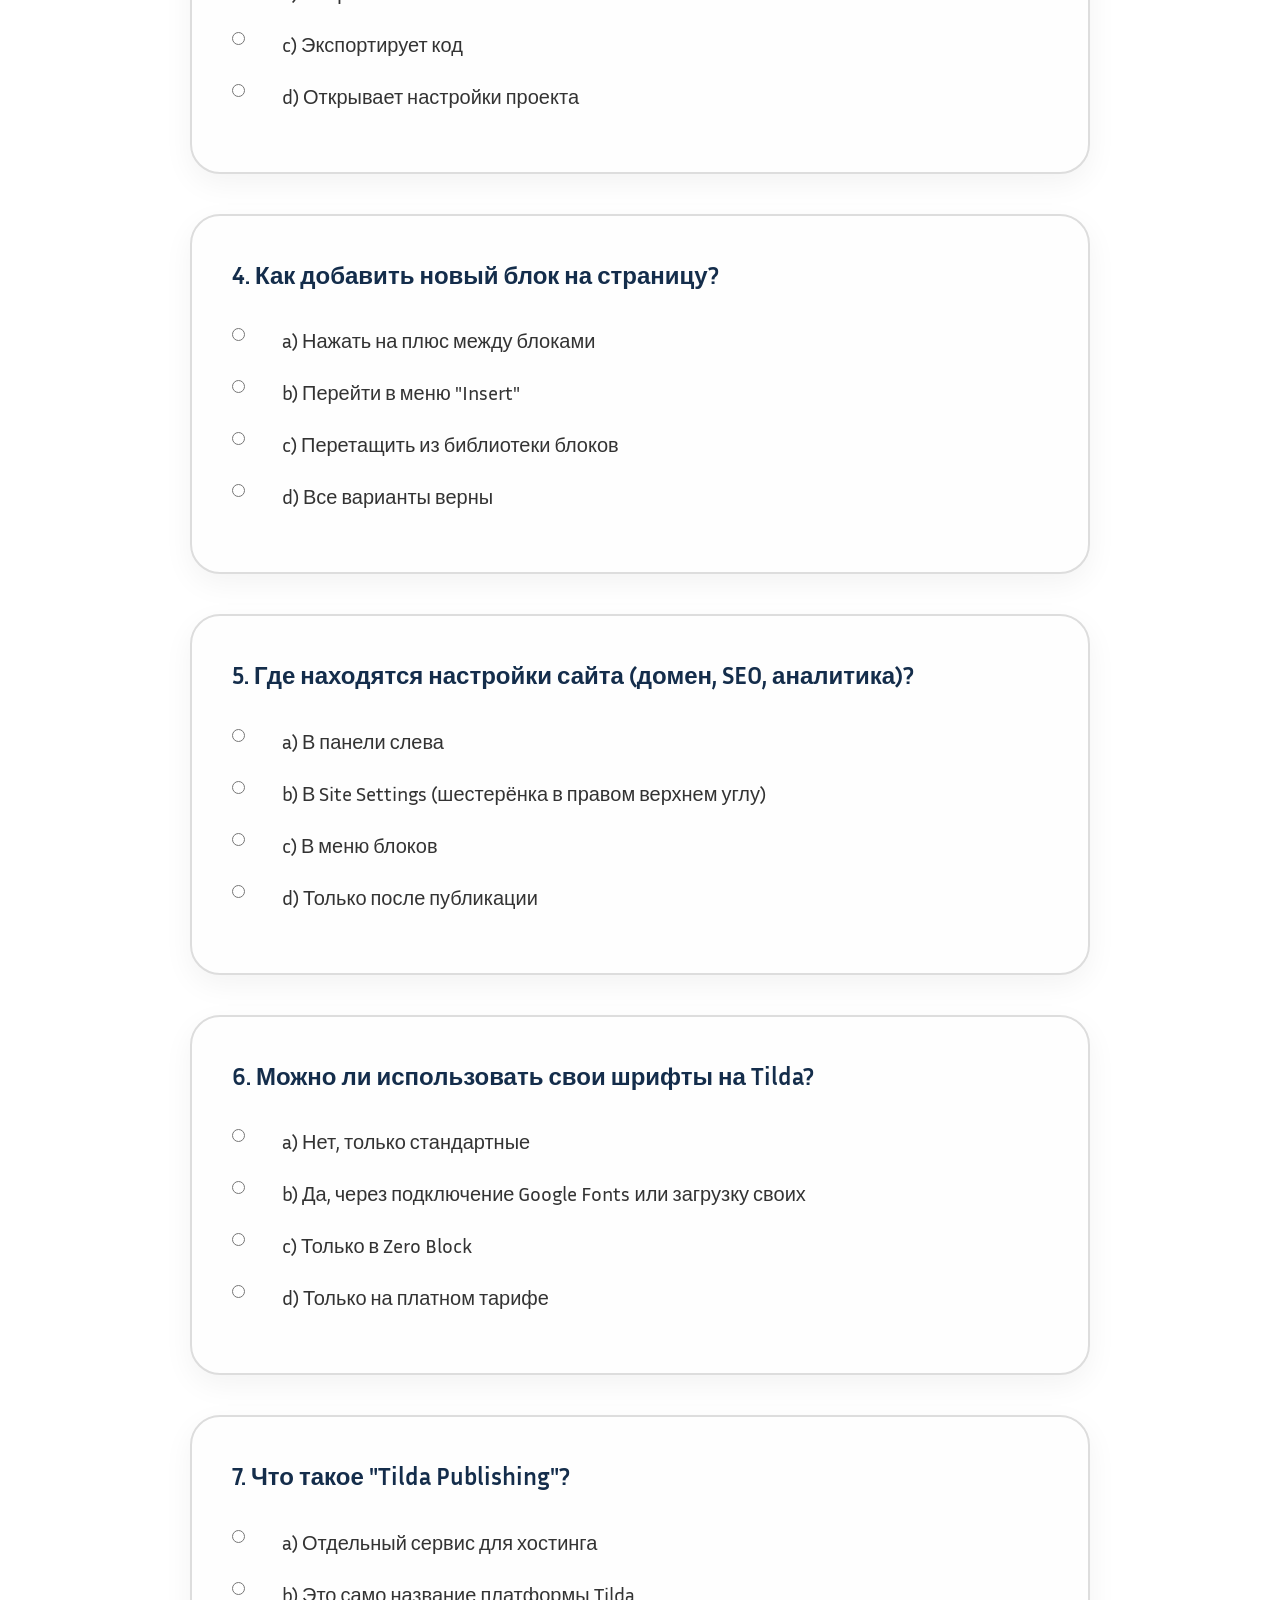
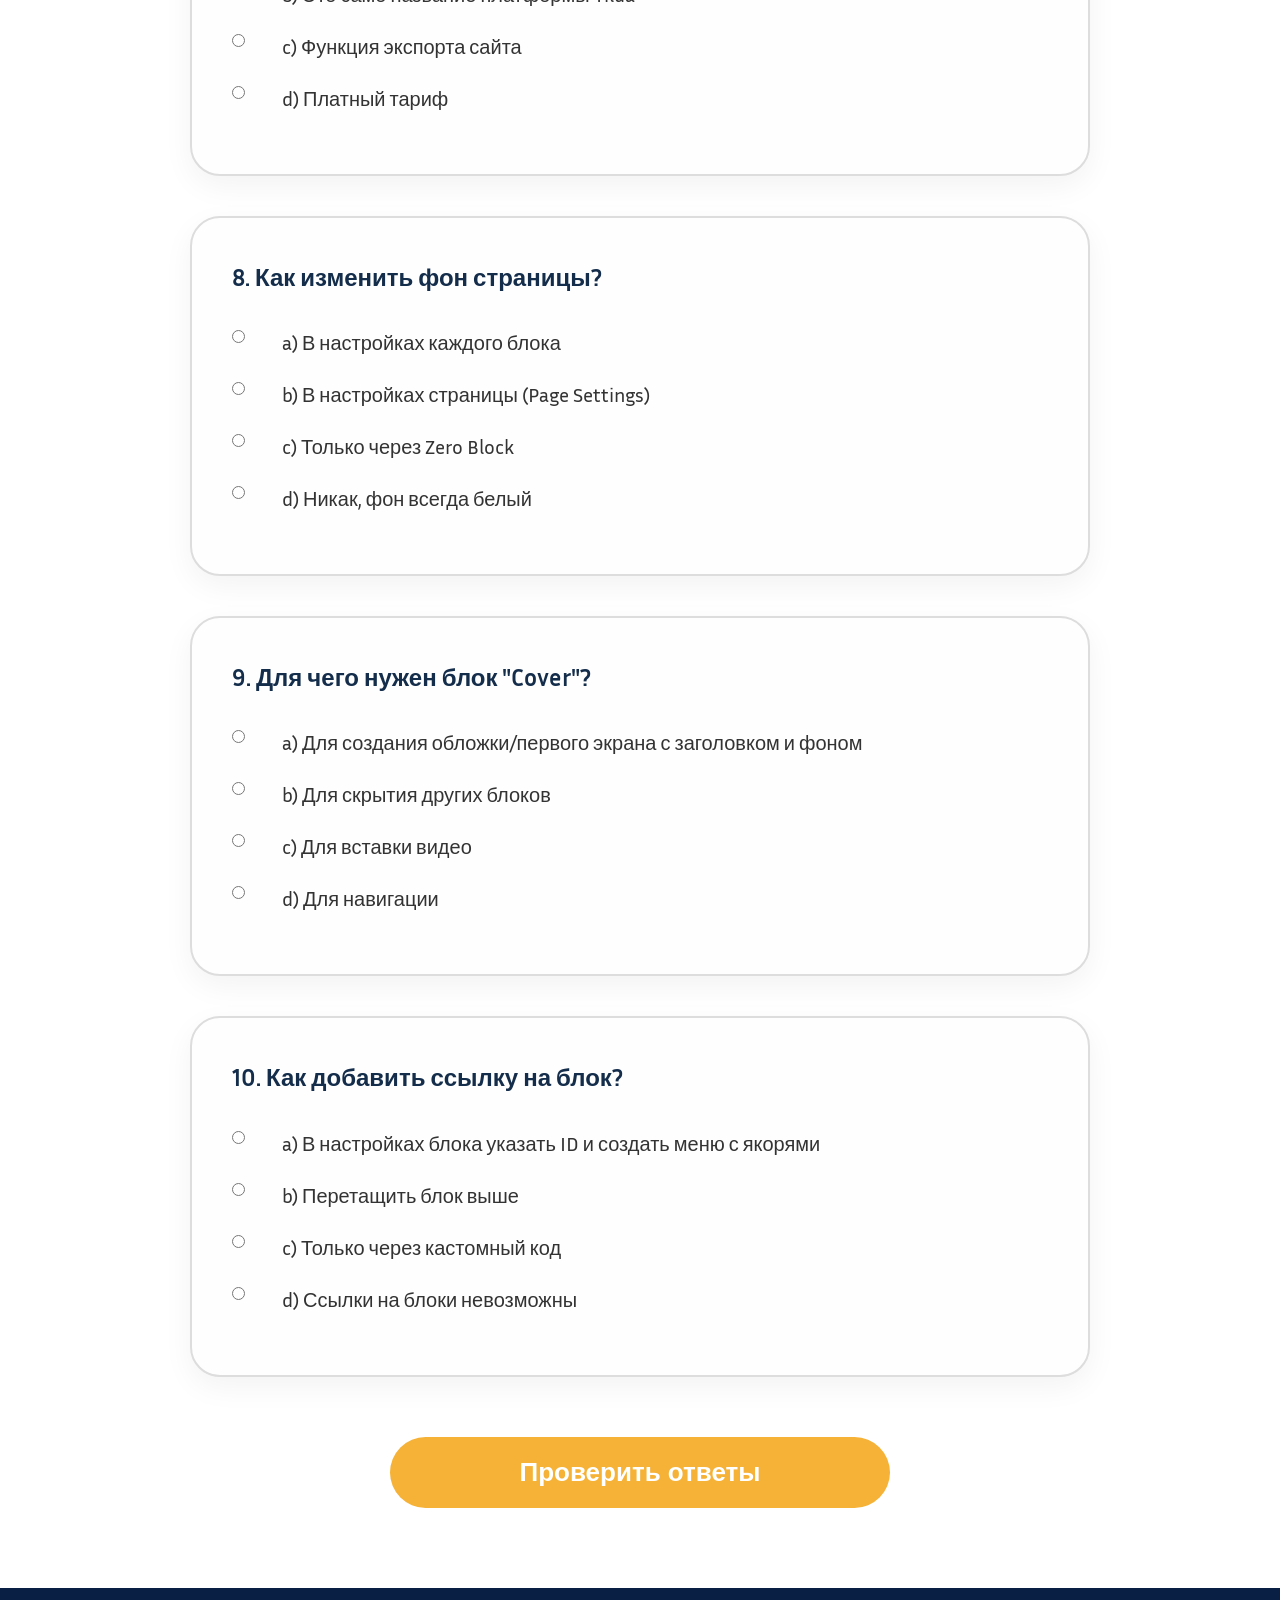
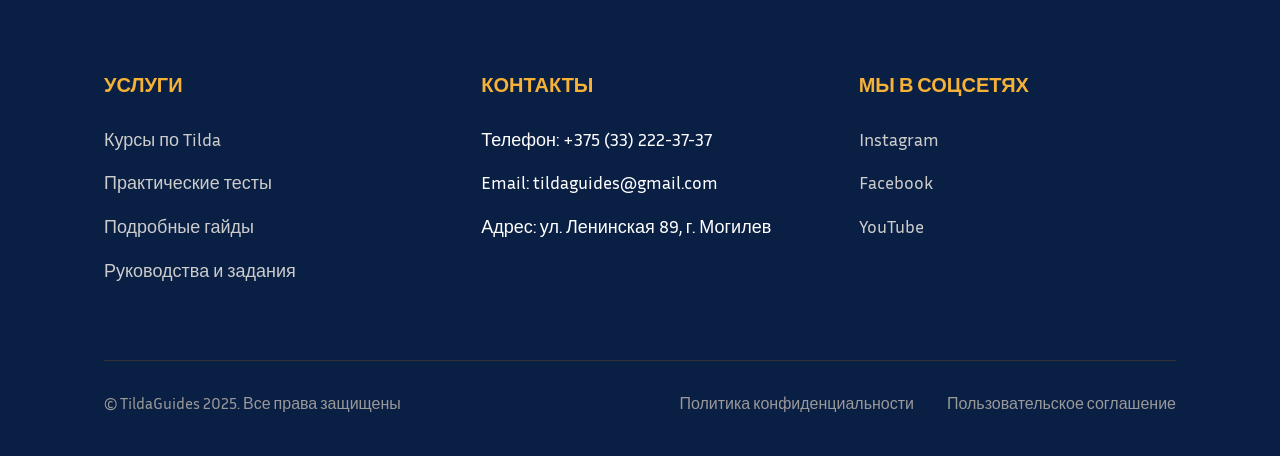
<file: pages/test.html>
<!DOCTYPE html>
<html lang="ru">
<head>
    <meta charset="UTF-8">
    <meta name="viewport" content="width=device-width, initial-scale=1.0">
    <title>Тест — Tilda Guides</title>
    <link rel="stylesheet" href="../css/global.css">
    <link rel="stylesheet" href="../css/test-page.css">
    <link rel="icon" type="image/png" href="../images/favicon.png">
    <link href="https://fonts.googleapis.com/css2?family=Inria+Sans:wght@300;400;700&display=swap" rel="stylesheet">
    <script src="../js/main.js"></script>
    <script src="../js/test-dynamic.js"></script>
</head>
<body>

    <header>
        <div class="container">
            <div class="header-inner">
                <a href="../index.html" class="logo">
                    <img src="../images/logo.png" alt="Tilda Guides Logo">
                </a>
                <nav>
                    <ul>
                        <li><a href="../index.html">Главная</a></li>
                        <li><a href="free-course.html">Бесплатный курс</a></li>
                        <li><a href="courses.html">Курсы</a></li>
                        <li><a href="tests.html">Тесты</a></li>
                    </ul>
                </nav>
                <div class="auth" id="authBlock">
                    <a href="login.html">Регистрация</a>
                    <a href="login.html" class="btn-login">Войти</a>
                </div>
            </div>
        </div>
    </header>

    <main>
        <section class="test-page">
            <div class="container">
                <a href="tests.html" class="btn-back">← Назад к списку тестов</a>

                <div id="testContainer">
                    <!-- Здесь динамически загрузится тест -->
                </div>
            </div>
        </section>
    </main>

    <footer class="footer">
        <div class="container">
            <div class="footer-inner">
                <div class="footer-column">
                    <h4>УСЛУГИ</h4>
                    <ul>
                        <li><a href="#">Курсы по Tilda</a></li>
                        <li><a href="#">Практические тесты</a></li>
                        <li><a href="#">Подробные гайды</a></li>
                        <li><a href="#">Руководства и задания</a></li>
                    </ul>
                </div>
                <div class="footer-column">
                    <h4>КОНТАКТЫ</h4>
                    <ul>
                        <li>Телефон: +375 (33) 222-37-37</li>
                        <li>Email: tildaguides@gmail.com</li>
                        <li>Адрес: ул. Ленинская 89, г. Могилев</li>
                    </ul>
                </div>
                <div class="footer-column">
                    <h4>МЫ В СОЦСЕТЯХ</h4>
                    <ul>
                        <li><a href="#">Instagram</a></li>
                        <li><a href="#">Facebook</a></li>
                        <li><a href="#">YouTube</a></li>
                    </ul>
                </div>
            </div>
            <div class="footer-bottom">
                <p>© TildaGuides 2025. Все права защищены</p>
                <div class="footer-links">
                    <a href="#">Политика конфиденциальности</a>
                    <a href="#">Пользовательское соглашение</a>
                </div>
            </div>
        </div>
    </footer>

</body>
</html>
</file>
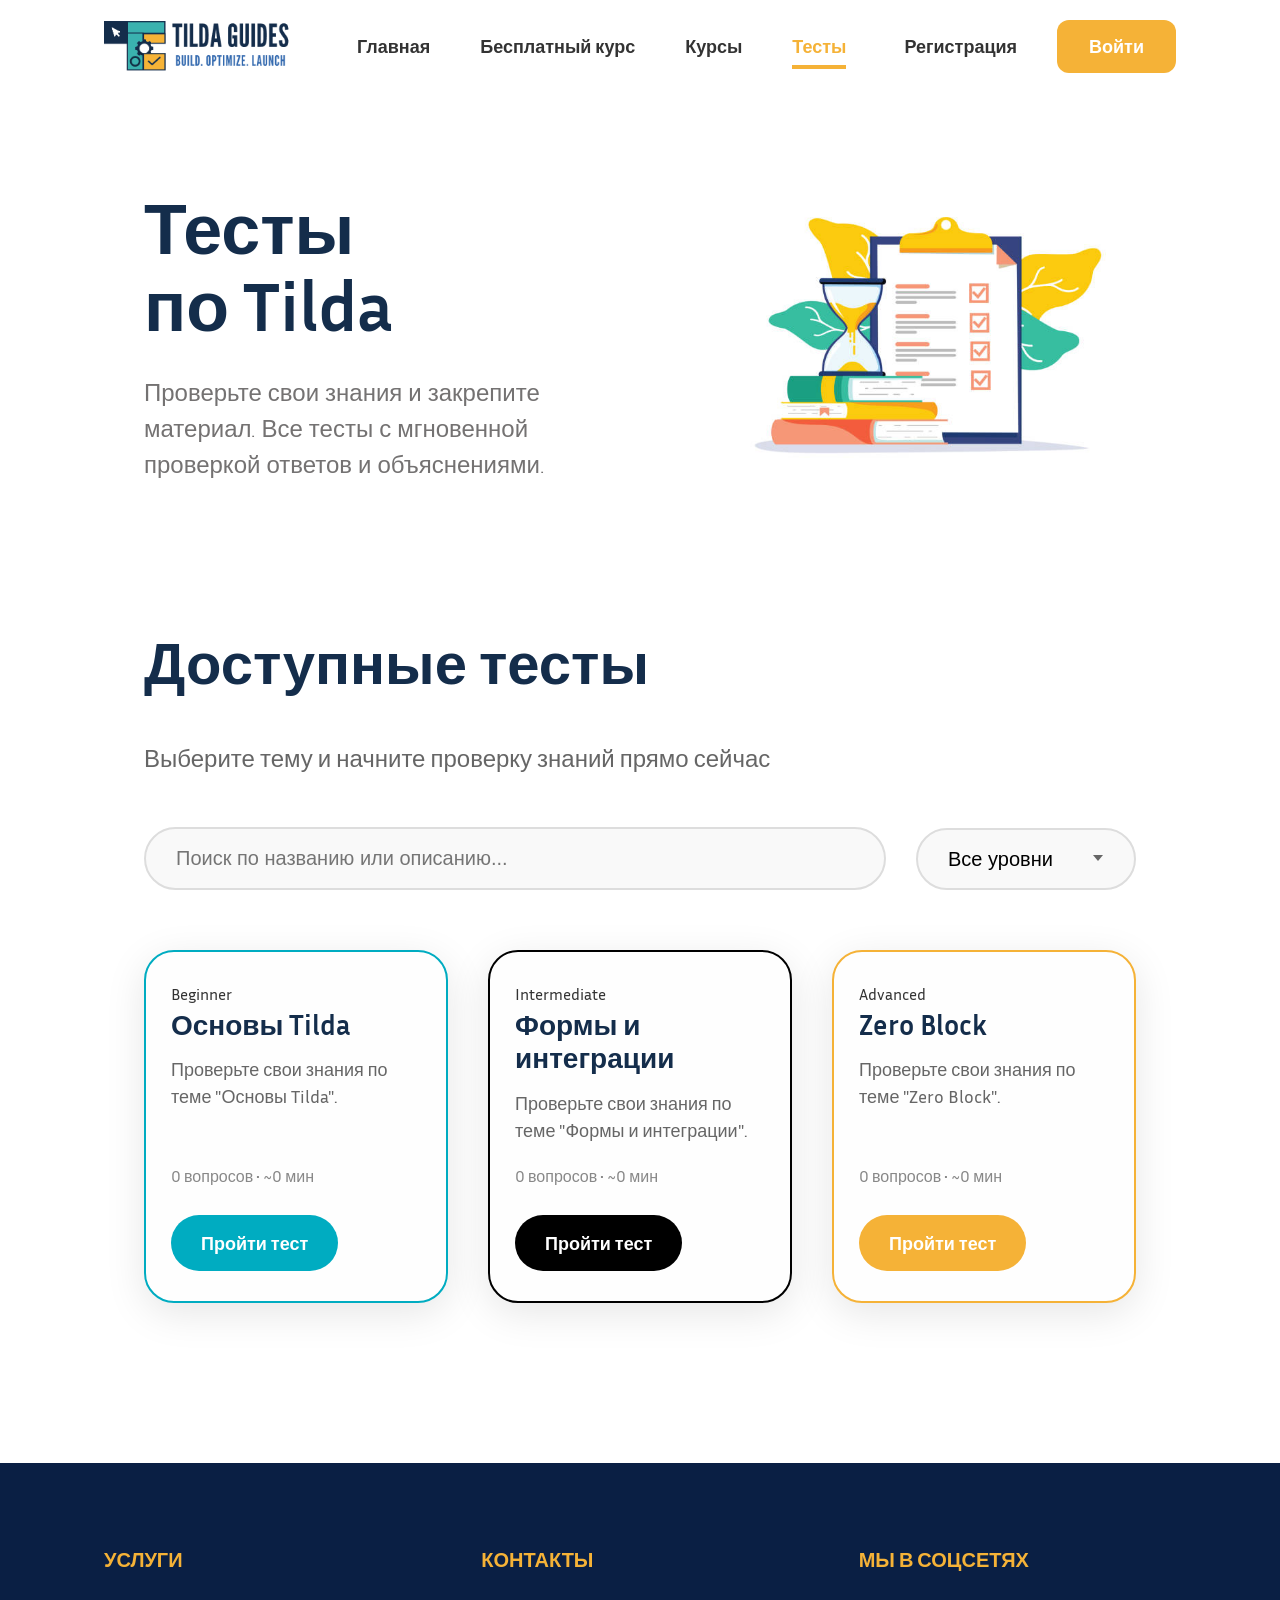
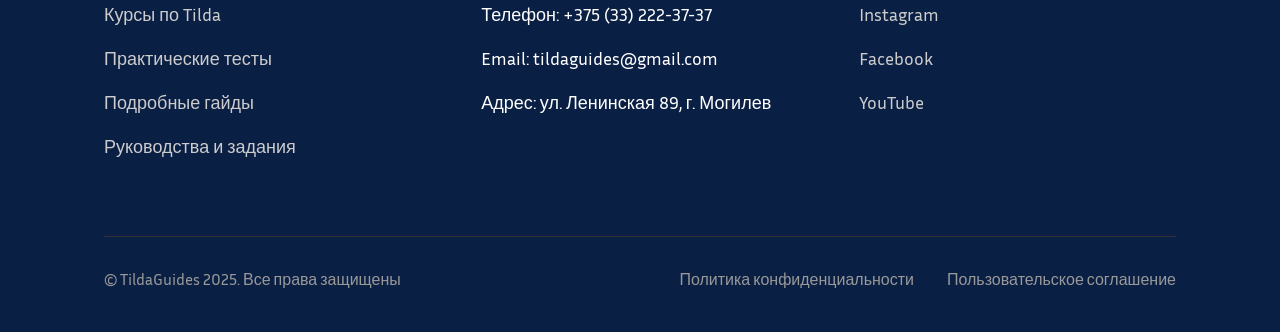
<file: pages/tests.html>
<!DOCTYPE html>
<html lang="ru">
<head>
    <meta charset="UTF-8">
    <meta name="viewport" content="width=device-width, initial-scale=1.0">
    <title>Тесты — Tilda Guides</title>
    <link rel="stylesheet" href="../css/global.css">
    <link rel="stylesheet" href="../css/tests.css">
    <link rel="icon" type="image/png" href="../images/favicon.png">
    <link href="https://fonts.googleapis.com/css2?family=Inria+Sans:wght@300;400;700&display=swap" rel="stylesheet">
    <script src="../js/main.js"></script>

    <script src="../js/tests-list-dynamic.js"></script>
</head>
<body>

    <header>
        <div class="container">
            <div class="header-inner">
                <a href="../index.html" class="logo">
                    <img src="../images/logo.png" alt="Tilda Guides Logo">
                </a>
                <nav>
                    <ul>
                        <li><a href="../index.html">Главная</a></li>
                        <li><a href="free-course.html">Бесплатный курс</a></li>
                        <li><a href="courses.html">Курсы</a></li>
                        <li><a href="tests.html" class="active">Тесты</a></li>
                    </ul>
                </nav>
                <div class="auth" id="authBlock">
                    <a href="login.html">Регистрация</a>
                    <a href="login.html" class="btn-login">Войти</a>
                </div>
            </div>
        </div>
    </header>

    <main>
        <section class="tests-hero">
            <div class="container">
                <div class="tests-hero-inner">
                    <div class="tests-hero-content">
                        <h1>Тесты<br>по Tilda</h1>
                        <p>Проверьте свои знания и закрепите материал. Все тесты с мгновенной проверкой ответов и объяснениями.</p>
                    </div>
                    <div class="tests-hero-image">
                        <img src="../images/tests-hero.png" alt="Тесты по Tilda">
                    </div>
                </div>
            </div>
        </section>

        <section class="tests-list">
            <div class="container">
                <div class="tests-decor-top"></div>
                <div class="tests-decor-bottom"></div>

                <h2>Доступные тесты</h2>
                <p class="tests-subtitle">Выберите тему и начните проверку знаний прямо сейчас</p>

                <!-- Поиск и сортировка -->
                <div class="tests-controls">
                    <input type="text" id="searchInput" placeholder="Поиск по названию или описанию..." class="search-input">
                    
                    <select id="difficultyFilter" class="difficulty-filter">
                        <option value="all">Все уровни</option>
                        <option value="beginner">Beginner</option>
                        <option value="intermediate">Intermediate</option>
                        <option value="advanced">Advanced</option>
                    </select>
                </div>

                <div class="tests-grid" id="testsGrid">
                    <!-- Тест 1 -->
                    <div class="test-card" data-difficulty="beginner">
                        <span class="test-level beginner">Beginner</span>
                        <h3>Основы Tilda</h3>
                        <p class="test-description">Регистрация, интерфейс, первые блоки, публикация сайта и базовые настройки.</p>
                        <p class="test-info">10 вопросов • ~8 мин</p>
                        <a href="test.html?test=beginner" class="btn-test">Пройти тест</a>
                    </div>

                    <!-- Тест 2 -->
                    <div class="test-card" data-difficulty="beginner">
                        <span class="test-level beginner">Beginner</span>
                        <h3>Структура сайта</h3>
                        <p class="test-description">Страницы, меню, навигация и многостраничные сайты.</p>
                        <p class="test-info">15 вопросов • ~10 мин</p>
                        <a href="#" class="btn-test">Пройти тест</a>
                    </div>

                    <!-- Тест 3 -->
                    <div class="test-card" data-difficulty="beginner">
                        <span class="test-level beginner">Beginner</span>
                        <h3>Типографика</h3>
                        <p class="test-description">Шрифты, размеры, цвета и базовые правила дизайна текста.</p>
                        <p class="test-info">10 вопросов • ~7 мин</p>
                        <a href="#" class="btn-test">Пройти тест</a>
                    </div>

                    <!-- Тест 4 -->
                    <div class="test-card" data-difficulty="intermediate">
                        <span class="test-level intermediate">Intermediate</span>
                        <h3>Формы и интеграции</h3>
                        <p class="test-description">Создание форм, подключение CRM и приём платежей.</p>
                        <p class="test-info">18 вопросов • ~12 мин</p>
                        <a href="test.html?test=intermediate" class="btn-test">Пройти тест</a>
                    </div>

                    <!-- Тест 5 -->
                    <div class="test-card" data-difficulty="intermediate">
                        <span class="test-level intermediate">Intermediate</span>
                        <h3>Адаптивность</h3>
                        <p class="test-description">Мобильная версия, скрытие блоков, responsive-дизайн.</p>
                        <p class="test-info">14 вопросов • ~10 мин</p>
                        <a href="#" class="btn-test">Пройти тест</a>
                    </div>

                    <!-- Тест 6 -->
                    <div class="test-card" data-difficulty="intermediate">
                        <span class="test-level intermediate">Intermediate</span>
                        <h3>Галереи и слайдеры</h3>
                        <p class="test-description">Работа с изображениями, галереями и анимированными слайдерами.</p>
                        <p class="test-info">16 вопросов • ~11 мин</p>
                        <a href="#" class="btn-test">Пройти тест</a>
                    </div>

                    <!-- Тест 7 -->
                    <div class="test-card" data-difficulty="advanced">
                        <span class="test-level advanced">Advanced</span>
                        <h3>Zero Block</h3>
                        <p class="test-description">Свободное позиционирование, сложные макеты и кастомные элементы.</p>
                        <p class="test-info">22 вопроса • ~18 мин</p>
                        <a href="test.html?test=advanced" class="btn-test">Пройти тест</a>
                    </div>

                    <!-- Тест 8 -->
                    <div class="test-card" data-difficulty="advanced">
                        <span class="test-level advanced">Advanced</span>
                        <h3>Анимация</h3>
                        <p class="test-description">Пошаговая анимация, parallax, scroll-эффекты.</p>
                        <p class="test-info">20 вопросов • ~15 мин</p>
                        <a href="#" class="btn-test">Пройти тест</a>
                    </div>

                    <!-- Тест 9 -->
                    <div class="test-card" data-difficulty="advanced">
                        <span class="test-level advanced">Advanced</span>
                        <h3>Кастомный код</h3>
                        <p class="test-description">Вставка HTML/CSS/JS, интеграции и сложные скрипты.</p>
                        <p class="test-info">25 вопросов • ~20 мин</p>
                        <a href="#" class="btn-test">Пройти тест</a>
                    </div>
                </div>
            </div>
        </section>
    </main>

    <footer class="footer">
        <div class="container">
            <div class="footer-inner">
                <div class="footer-column">
                    <h4>УСЛУГИ</h4>
                    <ul>
                        <li><a href="#">Курсы по Tilda</a></li>
                        <li><a href="#">Практические тесты</a></li>
                        <li><a href="#">Подробные гайды</a></li>
                        <li><a href="#">Руководства и задания</a></li>
                    </ul>
                </div>
                <div class="footer-column">
                    <h4>КОНТАКТЫ</h4>
                    <ul>
                        <li>Телефон: +375 (33) 222-37-37</li>
                        <li>Email: tildaguides@gmail.com</li>
                        <li>Адрес: ул. Ленинская 89, г. Могилев</li>
                    </ul>
                </div>
                <div class="footer-column">
                    <h4>МЫ В СОЦСЕТЯХ</h4>
                    <ul>
                        <li><a href="#">Instagram</a></li>
                        <li><a href="#">Facebook</a></li>
                        <li><a href="#">YouTube</a></li>
                    </ul>
                </div>
            </div>
            <div class="footer-bottom">
                <p>© TildaGuides 2025. Все права защищены</p>
                <div class="footer-links">
                    <a href="#">Политика конфиденциальности</a>
                    <a href="#">Пользовательское соглашение</a>
                </div>
            </div>
        </div>
    </footer>
</body>
</html>
</file>
<file: css/global.css>
/* Reset и базовые стили */
* {
    margin: 0;
    padding: 0;
    box-sizing: border-box;
}

body {
    font-family: 'Inria Sans', sans-serif;
    line-height: 1.6;
    color: #333;
    background-color: #fff;
}

a {
    text-decoration: none;
    color: inherit;
}

img {
    max-width: 100%;
    height: auto;
    display: block;
}

.container {
    width: 90%;
    max-width: 1920px;
    margin: 0 auto;
    padding: 0 40px;
}

/* Header — текст чуть меньше */
header {
    padding: 20px 0;
    background: #fff;
}

.header-inner {
    display: flex;
    justify-content: space-between;
    align-items: center;
    flex-wrap: wrap;
}

.logo img {
    height: 50px; /* Было больше — стало меньше */
    width: auto;
    transition: transform 0.3s ease;
}

.logo img:hover {
    transform: scale(1.05); /* Лёгкий эффект при наведении */
}
nav ul {
    display: flex;
    list-style: none;
    gap: 50px;
    font-weight: 700;
    font-size: 18px; /* Чуть меньше */
}

nav a {
    color: #333;
    transition: color 0.3s;
    padding-bottom: 8px;
}

nav a:hover,
nav a.active {
    color: #F5B237;
    border-bottom: 4px solid #F5B237;
}

.auth {
    display: flex;
    align-items: center;
    gap: 40px;
    font-size: 18px; /* Чуть меньше */
    font-weight: 700;
}

.auth a {
    color: #333;
}

.btn-login {
    background: #F5B237;
    color: white !important;
    padding: 12px 32px;
    border-radius: 12px;
    font-weight: 700;
    font-size: 18px; /* Чуть меньше */
    transition: background 0.3s;
}

.btn-login:hover {
    background: #e0a22c;
}

/* Кнопки общие */
.btn-signup,
.btn-contact {
    background: #F5B237;
    color: white;
    border-radius: 12px;
    font-weight: 700;
    display: inline-block;
    transition: background 0.3s;
}

.btn-signup:hover,
.btn-contact:hover {
    background: #e0a22c;
}

/* Footer */
.footer {
    background: #0a1f44;
    color: #fff;
    padding: 80px 0 40px;
    width: 100%;
    clear: both; /* Важно — очищает float'ы от предыдущих секций */
    position: relative;
    z-index: 10; /* Выше полукругов */
}

.footer-inner {
    display: grid;
    grid-template-columns: 1fr 1fr 1fr;
    gap: 60px;
    margin-bottom: 60px;
}

.footer-column h4 {
    font-size: 20px;
    font-weight: 700;
    margin-bottom: 25px;
    color: #F5B237;
}

.footer-column ul {
    list-style: none;
}

.footer-column ul li {
    margin-bottom: 15px;
    font-size: 18px;
}

.footer-column ul li a {
    color: #ccc;
    transition: color 0.3s;
}

.footer-column ul li a:hover {
    color: #F5B237;
}

.footer-bottom {
    display: flex;
    justify-content: space-between;
    align-items: center;
    padding-top: 30px;
    border-top: 1px solid #333;
    font-size: 16px;
    color: #999;
}

.footer-links a {
    color: #999;
    margin-left: 30px;
    transition: color 0.3s;
}

.footer-links a:hover {
    color: #F5B237;
}

/* Адаптивность глобальная */
@media (max-width: 992px) {
    .footer-inner {
        grid-template-columns: 1fr 1fr;
    }
}

@media (max-width: 768px) {
    .header-inner {
        flex-direction: column;
        gap: 25px;
        text-align: center;
    }
    nav ul {
        gap: 30px;
        font-size: 16px;
        flex-wrap: wrap;
        justify-content: center;
    }
    .auth {
        flex-direction: column;
        gap: 20px;
        font-size: 16px;
    }
    .footer-inner {
        grid-template-columns: 1fr;
        text-align: center;
    }
    .footer-bottom {
        flex-direction: column;
        gap: 20px;
        text-align: center;
    }
    .footer-links a {
        margin: 0 15px;
    }
}

@media (max-width: 576px) {
    .container {
        padding: 0 20px;
    }
    .logo img {
        height: 60px;
    }
}
body {
    font-family: 'Inria Sans', sans-serif;
    line-height: 1.6;
    color: #333;
    background-color: #fff;
    min-height: 100vh;
    display: flex;
    flex-direction: column;
}

main {
    flex: 1;
}
/* Профиль в шапке */
.profile-link {
    display: flex;
    align-items: center;
    gap: 12px;
    text-decoration: none;
    color: #142D4B;
    font-size: 18px;
    font-weight: 700;
    transition: color 0.3s;
}

.profile-link:hover {
    color: #F5B237;
}

.profile-icon {
    width: 40px;
    height: 40px;
    border-radius: 50%;
    object-fit: cover;
    /* Убрана обводка */
    transition: transform 0.3s ease; /* Можно добавить эффект при hover */
}

.profile-link:hover .profile-icon {
    transform: scale(1.1); /* Лёгкое увеличение при hover вместо обводки */
}
.user-name {
    max-width: 150px;
    overflow: hidden;
    text-overflow: ellipsis;
    white-space: nowrap;
}

/* Мобильная версия */
@media (max-width: 768px) {
    .profile-icon {
        width: 32px;
        height: 32px;
    }
    
    .profile-link {
        font-size: 16px;
        gap: 8px;
    }
}
/* ===================================
   АДАПТИВ ДЛЯ ВСЕХ СТРАНИЦ
   =================================== */

/* Мобильные устройства (до 768px) */
@media (max-width: 768px) {
    .container {
        padding: 0 20px;
    }

    /* Шапка */
    header .header-inner {
        flex-direction: column;
        align-items: flex-start;
        gap: 20px;
    }

    nav ul {
        flex-direction: column;
        gap: 15px;
        align-items: flex-start;
    }

    nav ul li a {
        font-size: 18px;
    }

    .auth {
        align-self: stretch;
    }

    .auth a {
        width: 100%;
        text-align: center;
        padding: 12px;
    }

    .auth a.btn-login {
        margin-left: 0;
        margin-top: 10px;
    }

    /* Профиль в шапке на мобильных */
    .profile-link {
        font-size: 16px;
        gap: 8px;
    }

    .profile-icon {
        width: 36px;
        height: 36px;
    }

    .user-name {
        max-width: 120px;
    }

    /* Кнопка "Назад" в тесте */
    .btn-back {
        font-size: 18px;
        padding: 12px 24px;
    }

    /* Заголовки */
    h1 {
        font-size: 42px !important;
        line-height: 1.2;
    }

    h2 {
        font-size: 36px !important;
    }

    h3 {
        font-size: 28px !important;
    }

    /* Тексты */
    p {
        font-size: 18px;
    }

    /* Кнопки */
    .btn-lesson,
    .btn-program,
    .btn-test,
    .btn-submit-large {
        padding: 14px 24px;
        font-size: 18px;
    }

    /* Сетки карточек */
    .lessons-grid,
    .tests-grid,
    .programs-grid,
    .small-cards,
    .after-course-items,
    .components-grid {
        grid-template-columns: 1fr !important;
        gap: 30px;
    }

    .lesson-large {
        grid-column: span 1 !important;
    }

    /* Hero-секции */
    .free-course-hero-content,
    .tests-hero-content,
    .courses-hero-content {
        text-align: center;
    }

    .free-course-hero h1,
    .tests-hero h1,
    .courses-hero h1 {
        font-size: 48px;
    }

    .hero-inner,
    .tests-hero-inner,
    .courses-hero-inner {
        flex-direction: column;
        text-align: center;
    }

    .hero-image,
    .tests-hero-image,
    .courses-hero-image {
        margin-top: 40px;
        order: -1;
    }

    .hero-image img,
    .tests-hero-image img,
    .courses-hero-image img {
        width: 100%;
        max-width: 300px;
    }

    /* Формы */
    .consult-form-wrapper,
    .auth-form-container {
        padding: 40px 30px;
    }

    .form-field input,
    .form-field select {
        padding: 16px 20px;
        font-size: 18px;
    }

    /* Результат теста */
    .test-result h2 {
        font-size: 36px;
    }

    /* Футер */
    .footer-inner {
        flex-direction: column;
        gap: 40px;
        text-align: center;
    }

    .footer-column ul {
        align-items: center;
    }
}

/* Планшеты (769px - 1024px) */
@media (min-width: 769px) and (max-width: 1024px) {
    .container {
        padding: 0 40px;
    }

    h1 {
        font-size: 52px;
    }

    h2 {
        font-size: 44px;
    }

    .lessons-grid,
    .tests-grid {
        grid-template-columns: repeat(2, 1fr);
    }

    .small-cards {
        grid-template-columns: 1fr;
    }

    .hero-inner,
    .tests-hero-inner,
    .courses-hero-inner {
        gap: 40px;
    }
}

/* Дополнительно: улучшение для очень маленьких экранов */
@media (max-width: 480px) {
    h1 {
        font-size: 36px !important;
    }

    h2 {
        font-size: 32px !important;
    }

    .btn-lesson,
    .btn-program,
    .btn-test {
        width: 100%;
    }

    .test-header h1 {
        font-size: 32px;
    }

    .question-text {
        font-size: 18px;
    }

    label span {
        font-size: 17px;
    }
}
</file>
<file: css/home.css>
/* Hero Section */
.hero {
    padding: 60px 0 140px;
    background: #fff;
}

.hero-inner {
    display: flex;
    align-items: center;
    justify-content: space-between;
    gap: 80px;
}

.hero-content {
    flex: 1 1 45%;
    max-width: 700px;
}

.hero h1 {
    font-size: 80px;
    font-weight: 700;
    color: #142D4B;
    margin-bottom: 30px;
    line-height: 1.1;
}

.hero p {
    font-size: 40px;
    font-weight: 300;
    color: #142D4B;
    margin-bottom: 60px;
    line-height: 1.4;
}

.btn-signup {
    padding: 18px 50px;
    font-size: 26px;
}

.hero-image {
    flex: 1 1 55%;
    text-align: center;
}

.hero-image img {
    width: 110%;
    max-width: none;
    margin-left: -5%;
}

/* Benefits Section */
.benefits {
    position: relative;
    padding: 27px 0 80px;
    background: #fff;
    overflow: hidden;
}

.benefits h2 {
    font-size: 58px;
    font-weight: 700;
    color: #142D4B;
    text-align: left;
    margin-bottom: 100px;
    line-height: 1.2;
    padding-left: 40px;
    position: relative;
    z-index: 2;
}

.benefits-grid {
    display: grid;
    grid-template-columns: repeat(3, 1fr);
    gap: 120px;
    max-width: 1600px;
    margin-left: 0;
    margin-right: auto;
    padding-left: 40px;
    position: relative;
    z-index: 2;
}

.benefit-item {
    text-align: left;
}

.benefit-icon {
    width: 40px;
    height: 40px;
    background: #000;
    border-radius: 50%;
    margin-bottom: 20px;
    position: relative;
}

.benefit-icon::after {
    content: "✓";
    color: #fff;
    font-size: 24px;
    font-weight: bold;
    position: absolute;
    top: 50%;
    left: 50%;
    transform: translate(-50%, -50%);
}

.benefit-item h3 {
    font-size: 32px;
    font-weight: 700;
    color: #142D4B;
    margin-bottom: 20px;
}

.benefit-item p {
    font-size: 20px;
    font-weight: 400;
    color: #747272;
    line-height: 1.6;
}

/* Декоративные элементы Benefits — только на десктопе */
.benefits-decor-top {
    position: absolute;
    top: 0px;
    left: 69px;
    width: 200px;
    height: 20px;
    background: #F5B237;
    z-index: 1;
}

.benefits-decor-semicircle {
    position: absolute;
    top: 1px;
    right: -225px;
    width: 430px;
    height: 435px;
    background: #F5B237;
    border-radius: 50%;
    z-index: 1;
}

.benefits-decor-bottom {
    width: calc(100% - 80px);
    max-width: 1600px;
    height: 4px;
    background: #F5B237;
    margin-top: 55px;
    margin-left: 40px;
    z-index: 2;
}

/* About Section */
.about {
    padding: 15px 0 100px;
    background: #fff;
}

.about-inner {
    display: flex;
    align-items: center;
    justify-content: space-between;
    gap: 80px;
}

.about-image {
    flex: 1 1 50%;
    max-width: 700px;
}

.about-image img {
    width: 100%;
    border-radius: 20px;
    box-shadow: 0 10px 40px rgba(0,0,0,0.15);
}

.about-content {
    flex: 1 1 50%;
    max-width: 700px;
    padding-left: 40px;
}

.about-content h2 {
    font-size: 60px;
    font-weight: 700;
    color: #142D4B;
    margin-bottom: 40px;
    line-height: 1.2;
}

.about-text {
    font-size: 22px;
    font-weight: 400;
    color: #747272;
    line-height: 1.6;
    margin-bottom: 40px;
}

/* Courses Preview Section */
.courses-preview {
    position: relative;
    padding: 40px 0 80px;
    background: #fff;
    overflow: hidden;
}

.courses-preview h2 {
    font-size: 58px;
    font-weight: 700;
    color: #142D4B;
    text-align: left;
    margin-bottom: 120px;
    line-height: 1.2;
    padding-left: 40px;
    position: relative;
    z-index: 2;
}

.courses-grid {
    display: grid;
    grid-template-columns: repeat(2, 1fr);
    gap: 120px;
    max-width: 1800px;
    margin-left: 0;
    margin-right: auto;
    padding-left: 40px;
    position: relative;
    z-index: 2;
}

.course-card {
    background: #fff;
    border-radius: 30px;
    overflow: hidden;
    box-shadow: 0 15px 40px rgba(0,0,0,0.12);
    transition: transform 0.4s, box-shadow 0.4s;
}

.course-card:hover {
    transform: translateY(-15px);
    box-shadow: 0 25px 50px rgba(0,0,0,0.2);
}

.course-card img {
    width: 100%;
    height: auto;
}

.course-card h3 {
    font-size: 40px;
    font-weight: 700;
    color: #142D4B;
    padding: 40px 40px 25px;
}

.course-card p {
    font-size: 26px;
    font-weight: 400;
    color: #747272;
    padding: 0 40px 50px;
    line-height: 1.6;
}

/* Декоративный полукруг Courses — только на десктопе */
.courses-decor-semicircle {
    position: absolute;
    top: 300px;
    left: -300px;
    width: 600px;
    height: 600px;
    background: #F5B237;
    border-radius: 50%;
    z-index: 1;
}

/* Consultation Section */
.consultation {
    position: relative;
    padding: 70px 0;
    background: #fff;
    overflow: hidden;
}

.consultation h2 {
    font-size: 58px;
    font-weight: 700;
    color: #142D4B;
    text-align: left;
    margin-bottom: 100px;
    line-height: 1.2;
    padding-left: 40px;
}

.consultation-grid {
    display: grid;
    grid-template-columns: repeat(3, 1fr);
    gap: 60px;
    max-width: 1600px;
    margin-left: 0;
    margin-right: auto;
    padding-left: 40px;
    position: relative;
    z-index: 2;
}

.contact-card {
    background: #f8f8f8;
    border-radius: 20px;
    padding: 50px 30px;
    text-align: center;
    box-shadow: 0 10px 30px rgba(0,0,0,0.08);
}

.contact-icon {
    width: 80px;
    height: 80px;
    margin: 0 auto 30px;
    background-size: 60px;
    background-repeat: no-repeat;
    background-position: center;
}

.contact-icon.phone {
    background-image: url('data:image/svg+xml;utf8,<svg xmlns="http://www.w3.org/2000/svg" viewBox="0 0 24 24" fill="%23142D4B"><path d="M20.01 15.38c-1.23 0-2.42-.2-3.54-.56-.8-.28-1.68-.03-2.28.57l-2.14 2.14c-2.97-1.56-5.66-4.25-7.21-7.21l2.14-2.14c.6-.6.85-1.48.57-2.28-.36-1.12-.56-2.31-.56-3.54 0-.54-.44-.98-.98-.98h-3.5c-.54 0-.98.44-.98.98 0 9.42 7.66 17.08 17.08 17.08.54 0 .98-.44.98-.98v-3.5c0-.54-.44-.98-.98-.98z"/></svg>');
}

.contact-icon.email {
    background-image: url('data:image/svg+xml;utf8,<svg xmlns="http://www.w3.org/2000/svg" viewBox="0 0 24 24" fill="%23142D4B"><path d="M20 4H4c-1.1 0-1.99.9-1.99 2L2 18c0 1.1.9 2 2 2h16c1.1 0 2-.9 2-2V6c0-1.1-.9-2-2-2zm0 4l-8 5-8-5V6l8 5 8-5v2z"/></svg>');
}

.contact-icon.messenger {
    background-image: url('data:image/svg+xml;utf8,<svg xmlns="http://www.w3.org/2000/svg" viewBox="0 0 24 24" fill="%23142D4B"><path d="M12 2C6.48 2 2 6.48 2 12c0 3.24 1.53 6.14 3.91 8.09V22l3.54-1.97C10.11 20.68 11.03 21 12 21c5.52 0 10-4.48 10-10S17.52 2 12 2zm4.71 13.29l-2.5-2.5-5 2.5 2.5-5 2.5 2.5 5-2.5-2.5 5z"/></svg>');
}

.contact-label {
    font-size: 20px;
    color: #747272;
    margin-bottom: 10px;
}

.contact-value {
    font-size: 24px;
    font-weight: 700;
    color: #142D4B;
    margin-bottom: 30px;
}

.btn-contact {
    padding: 14px 36px;
    font-size: 18px;
    border-radius: 30px;
}

/* Декор Consultation — только на десктопе */
.consultation-decor {
    position: absolute;
    bottom: -150px;
    right: 0;
    width: 500px;
    height: 500px;
    background: #F5B237;
    border-radius: 500px 0 0 0;
    z-index: 1;
}

/* Адаптивность для главной */
@media (max-width: 1200px) {
    .hero h1 {
        font-size: 60px;
    }
    .hero p {
        font-size: 32px;
    }
    .btn-signup {
        padding: 18px 45px;
        font-size: 24px;
    }
    .about-content h2 {
        font-size: 56px;
    }
    .about-text {
        font-size: 22px;
    }
}

@media (max-width: 992px) {
    .hero-inner, .about-inner {
        flex-direction: column;
        text-align: left;
    }
    .hero-image, .about-image {
        order: -1;
        margin-bottom: 60px;
    }
    .hero-image img, .about-image img {
        width: 100%;
        margin-left: 0;
    }
    .benefits-grid {
        grid-template-columns: 1fr;
    }
    .courses-grid {
        grid-template-columns: 1fr;
    }
    .consultation-grid {
        grid-template-columns: 1fr;
    }
}

/* Мобильная версия — убираем все декоры */
@media (max-width: 768px) {
    .benefits-decor-top,
    .benefits-decor-semicircle,
    .benefits-decor-bottom,
    .courses-decor-semicircle,
    .consultation-decor {
        display: none;
    }

    .hero {
        padding: 50px 0 100px;
    }

    .hero h1 {
        font-size: 48px;
    }

    .hero p {
        font-size: 28px;
    }

    .btn-signup {
        width: 100%;
        text-align: center;
    }

    .benefits {
        padding: 60px 0;
    }

    .benefits h2 {
        font-size: 42px;
        text-align: center;
        padding-left: 20px;
        padding-right: 20px;
        margin-bottom: 60px;
    }

    .benefits-grid {
        grid-template-columns: 1fr;
        gap: 60px;
        padding: 0 20px;
    }

    .benefit-item h3 {
        font-size: 28px;
    }

    .benefit-item p {
        font-size: 18px;
    }

    .about {
        padding: 60px 0;
    }

    .about-content h2 {
        font-size: 42px;
        text-align: center;
        padding: 0 20px;
    }

    .about-text {
        font-size: 18px;
        text-align: center;
        padding: 0 20px;
    }

    .courses-preview {
        padding: 60px 0;
    }

    .courses-preview h2 {
        font-size: 42px;
        text-align: center;
        padding: 0 20px;
        margin-bottom: 60px;
    }

    .courses-grid {
        grid-template-columns: 1fr;
        gap: 60px;
        padding: 0 20px;
    }

    .course-card h3 {
        font-size: 32px;
        padding: 30px 30px 20px;
    }

    .course-card p {
        font-size: 20px;
        padding: 0 30px 40px;
    }

    .consultation {
        padding: 60px 0;
    }

    .consultation h2 {
        font-size: 42px;
        text-align: center;
        padding: 0 20px;
        margin-bottom: 60px;
    }

    .consultation-grid {
        grid-template-columns: 1fr;
        gap: 40px;
        padding: 0 20px;
    }

    .contact-card {
        padding: 40px 20px;
    }
}
</file>
<file: css/admin.css>
.admin-panel h1 {
    font-size: 48px;
    text-align: center;
    margin: 60px 0;
    color: #142D4B;
}

.btn-primary {
    display: block;
    margin: 40px auto;
    padding: 18px 50px;
    background: #F5B237;
    color: white;
    border: none;
    border-radius: 50px;
    font-size: 24px;
    cursor: pointer;
}

.items-list {
    display: grid;
    gap: 40px;
}

.item-card {
    background: white;
    padding: 40px;
    border-radius: 30px;
    box-shadow: 0 15px 40px rgba(0,0,0,0.1);
}

.item-card h3 {
    font-size: 32px;
    margin-bottom: 20px;
}

.item-actions {
    margin-top: 30px;
    display: flex;
    gap: 20px;
}

.edit-btn, .delete-btn {
    padding: 14px 30px;
    border: none;
    border-radius: 50px;
    font-size: 18px;
    cursor: pointer;
}

.edit-btn {
    background: #F5B237;
    color: white;
}

.delete-btn {
    background: #e74c3c;
    color: white;
}

/* Модалка */
.modal {
    display: none;
    position: fixed;
    top: 0; left: 0;
    width: 100%; height: 100%;
    background: rgba(0,0,0,0.7);
    justify-content: center;
    align-items: center;
    z-index: 1000;
}

.modal.active {
    display: flex;
}

.modal-content {
    background: white;
    padding: 60px;
    border-radius: 30px;
    width: 90%;
    max-width: 800px;
    max-height: 90vh;
    overflow-y: auto;
    position: relative;
}

.modal-close {
    position: absolute;
    top: 30px;
    right: 40px;
    font-size: 50px;
    cursor: pointer;
}

.form-field {
    margin-bottom: 40px;
}

.form-field label {
    display: block;
    margin-bottom: 15px;
    font-size: 22px;
    font-weight: 700;
}

.form-field input, .form-field select {
    width: 100%;
    padding: 18px 24px;
    border: 2px solid #ddd;
    border-radius: 20px;
    font-size: 20px;
}

#questionsContainer .question-block {
    background: #f9f9f9;
    padding: 30px;
    border-radius: 20px;
    margin-bottom: 30px;
}

.question-block input {
    margin-bottom: 20px;
}

.btn-secondary {
    background: #142D4B;
    color: white;
    padding: 14px 30px;
    border: none;
    border-radius: 50px;
    cursor: pointer;
    margin-bottom: 40px;
}

.btn-submit {
    width: 100%;
    padding: 20px;
    background: #F5B237;
    color: white;
    border: none;
    border-radius: 50px;
    font-size: 24px;
    cursor: pointer;
}
</file>
<file: css/courses.css>
/* Courses Hero Section */
.courses-hero {
    padding: 80px 0 110px;
    background: #fff;
}

.courses-hero-inner {
    display: flex;
    align-items: center;
    justify-content: space-between;
    gap: 80px;
}

.courses-hero-content {
    flex: 1 1 45%;
    max-width: 700px;
}

.courses-hero h1 {
    font-size: 70px;
    font-weight: 700;
    color: #142D4B;
    margin-bottom: 40px;
    line-height: 1.1;
}

.courses-hero p {
    font-size: 24px;
    font-weight: 300;
    color: #747272;
    line-height: 1.5;
    max-width: 600px;
}

.courses-hero-image {
    flex: 1 1 55%;
    text-align: center;
}

.courses-hero-image img {
    width: 120%;
    max-width: none;
    margin-left: -10%;
}

/* Programs Section */
.courses-programs {
    position: relative;
    padding: 20px 0 0px;
    background: #fff;
    overflow: hidden;
    min-height: 1200px;
    margin-bottom: -37px;
}

/* Декоративные круги — только на десктопе */
.courses-decor-semicircle-top {
    position: absolute;
    top: 50px;
    right: -225px;
    width: 450px;
    height: 450px;
    background: #F5B237;
    border-radius: 50%;
    z-index: 1;
}

.courses-decor-semicircle-bottom {
    position: absolute;
    bottom: -150px;
    left: -300px;
    width: 600px;
    height: 600px;
    background: #F5B237;
    border-radius: 50%;
    z-index: 1;
}

.courses-programs h2 {
    font-size: 58px;
    font-weight: 700;
    color: #142D4B;
    text-align: left;
    margin-bottom: 30px;
    line-height: 1.2;
    padding-left: 40px;
    position: relative;
    z-index: 2;
}

.programs-subtitle {
    font-size: 22px;
    color: #666666;
    max-width: 800px;
    margin-bottom: 80px;
    padding-left: 40px;
    position: relative;
    z-index: 2;
}

.programs-grid {
    display: flex;
    flex-direction: column;
    gap: 60px;
    margin-bottom: 100px;
    position: relative;
    z-index: 2;
    padding: 0 40px;
}

.program-row {
    display: flex;
    background: #FEFEFE;
    border-radius: 30px;
    overflow: hidden;
    box-shadow: 0 10px 40px rgba(0,0,0,0.1);
}

.program-left, .program-right {
    flex: 1;
    padding: 50px 40px;
    display: flex;
    flex-direction: column;
    justify-content: center;
}

.program-level {
    font-size: 18px;
    color: #666666;
    font-weight: 700;
    margin-bottom: 15px;
}

.program-left h3 {
    font-size: 42px;
    font-weight: 700;
    color: #142D4B;
    margin-bottom: 20px;
    line-height: 1.2;
}

.program-duration {
    font-size: 20px;
    color: #666666;
    margin-bottom: 30px;
}

.program-right h4 {
    font-size: 32px;
    font-weight: 700;
    color: #142D4B;
    margin-bottom: 20px;
}

.program-right p {
    font-size: 20px;
    color: #666666;
    line-height: 1.6;
    margin-bottom: 30px;
}

/* НОВОЕ: Контейнер для кнопок — на одной линии */
.program-buttons {
    display: flex;
    gap: 20px;
    align-items: center;
    flex-wrap: wrap; /* На очень узких экранах — в колонку */
    margin-top: auto; /* Прижимает к низу, если есть свободное место */
}

.btn-program {
    padding: 16px 50px;
    font-size: 20px;
    border-radius: 50px;
    width: fit-content;
    text-decoration: none;
    display: inline-block;
    white-space: nowrap;
}

/* Цвета кнопок по курсам */
.program-row:nth-child(1) { border: 4px solid #00acc1; }
.program-row:nth-child(1) .btn-program { background: #00acc1; color: white; }
.program-row:nth-child(2) { border: 4px solid #000; }
.program-row:nth-child(2) .btn-program { background: #000; color: white; }
.program-row:nth-child(3) { border: 4px solid #F5B237; }
.program-row:nth-child(3) .btn-program { background: #F5B237; color: white; }

.small-cards {
    display: grid;
    grid-template-columns: 1fr 1fr;
    gap: 60px;
    max-width: 1600px;
    margin: 0 auto 120px;
    padding: 0 40px;
    position: relative;
    z-index: 2;
}

.small-card {
    background: #FEFEFE;
    border-radius: 30px;
    padding: 50px 40px;
    text-align: left;
    border: 3px solid #000;
}

.small-card h3 {
    font-size: 36px;
    font-weight: 700;
    color: #142D4B;
    margin-bottom: 20px;
}

.small-card p {
    font-size: 20px;
    color: #666666;
    margin-bottom: 30px;
    line-height: 1.6;
}

.small-card .start-text {
    font-size: 18px;
    color: #666666;
    margin-bottom: 20px;
}

.small-card .btn-program {
    background: #000;
    color: white;
    padding: 16px 50px;
    font-size: 20px;
    border-radius: 50px;
}

.courses-form-section {
    position: relative;
    text-align: center;
    padding: 80px 40px 40px;
    z-index: 2;
}

.courses-form-section h2 {
    font-size: 58px;
    font-weight: 700;
    color: #142D4B;
    margin-bottom: 30px;
    text-align: center;
}

.courses-form-section > p {
    font-size: 22px;
    color: #666666;
    max-width: 800px;
    margin: 0 auto 60px;
}

.consult-form-wrapper {
    position: relative;
    max-width: 700px;
    margin: 0 auto 60px;
    background: #fff;
    padding: 60px 50px;
    border-radius: 40px;
    box-shadow: 0 10px 40px rgba(0,0,0,0.1);
    border: 3px solid #ddd;
}

.form-field {
    margin-bottom: 35px;
    text-align: left;
}

.form-field label {
    display: block;
    font-size: 20px;
    color: #142D4B;
    margin-bottom: 10px;
    font-weight: 700;
}

.form-field input[type="email"] {
    width: 100%;
    padding: 18px 30px;
    border: 2px solid #ddd;
    border-radius: 50px;
    font-size: 20px;
    background: #f9f9f9;
    box-sizing: border-box;
}

.form-field select {
    width: 100%;
    padding: 18px 30px;
    border: 2px solid #ddd;
    border-radius: 50px;
    font-size: 20px;
    background: #f9f9f9;
    appearance: none;
    -webkit-appearance: none;
    background-image: url("data:image/svg+xml,%3Csvg xmlns='http://www.w3.org/2000/svg' width='12' height='8' viewBox='0 0 12 8'%3E%3Cpath fill='%23666666' d='M1 0l5 6 5-6z'/%3E%3C/svg%3E");
    background-repeat: no-repeat;
    background-position: right 30px center;
    cursor: pointer;
}

.courses-form .btn-submit {
    width: 100%;
    padding: 18px;
    font-size: 24px;
    margin-top: 10px;
}

.consult-success-overlay {
    display: none;
    position: absolute;
    top: 0;
    left: 0;
    width: 100%;
    height: 100%;
    background: rgba(255, 255, 255, 0.95);
    justify-content: center;
    align-items: center;
    border-radius: 40px;
    z-index: 10;
}

.consult-success-overlay.show {
    display: flex;
}

.consult-success-content {
    text-align: center;
    max-width: 80%;
}

.consult-success-content h2 {
    font-size: 50px;
    color: #142D4B;
    margin-bottom: 30px;
}

.consult-success-content p {
    font-size: 26px;
    color: #666666;
    line-height: 1.6;
    margin-bottom: 20px;
}

.consult-success-content strong {
    color: #F5B237;
    font-weight: 700;
}

.btn-close-consult {
    background: #F5B237;
    color: white;
    padding: 18px 70px;
    font-size: 24px;
    border: none;
    border-radius: 50px;
    cursor: pointer;
    margin-top: 40px;
    transition: background 0.3s;
}

.btn-close-consult:hover {
    background: #e0a22c;
}

.courses-form select {
    width: 100%;
    padding: 20px 30px;
    border: 2px solid #ddd;
    border-radius: 50px;
    font-size: 20px;
    background: #f9f9f9;
    margin-bottom: 40px;
    appearance: none;
    background-image: url("data:image/svg+xml,%3Csvg xmlns='http://www.w3.org/2000/svg' width='12' height='8' viewBox='0 0 12 8'%3E%3Cpath fill='%23666666' d='M1 0l5 6 5-6z'/%3E%3C/svg%3E");
    background-repeat: no-repeat;
    background-position: right 30px center;
}

.btn-submit {
    background: #F5B237;
    color: white;
    padding: 18px 80px;
    font-size: 24px;
    border-radius: 50px;
    border: none;
    cursor: pointer;
    font-weight: 700;
}

/* ==================== МОДАЛЬНОЕ ОКНО ЗАЯВКИ ==================== */
.modal {
    display: none;
    position: fixed;
    top: 0;
    left: 0;
    width: 100%;
    height: 100%;
    background: rgba(20, 45, 75, 0.9);
    justify-content: center;
    align-items: center;
    z-index: 1000;
    opacity: 0;
    transition: opacity 0.4s ease;
}

.modal.show {
    display: flex !important;
    opacity: 1;
}

.modal-content {
    background: #ffffff;
    padding: 60px 50px;
    border-radius: 30px;
    max-width: 520px;
    width: 90%;
    text-align: center;
    position: relative;
    box-shadow: 0 30px 80px rgba(0, 0, 0, 0.3);
    animation: modalAppear 0.5s ease-out;
}

@keyframes modalAppear {
    from {
        opacity: 0;
        transform: scale(0.85) translateY(-50px);
    }
    to {
        opacity: 1;
        transform: scale(1) translateY(0);
    }
}

.modal-close {
    position: absolute;
    top: 20px;
    right: 30px;
    font-size: 40px;
    color: #aaa;
    cursor: pointer;
    width: 50px;
    height: 50px;
    display: flex;
    align-items: center;
    justify-content: center;
    border-radius: 50%;
    transition: all 0.3s;
}

.modal-close:hover {
    background: #f0f0f0;
    color: #142D4B;
}

.modal h2 {
    font-size: 42px;
    color: #142D4B;
    margin-bottom: 20px;
}

.modal p {
    font-size: 22px;
    color: #666666;
    margin-bottom: 40px;
}

.modal input[type="text"],
.modal input[type="email"],
.modal input[type="tel"] {
    width: 100%;
    padding: 20px 30px;
    margin-bottom: 25px;
    border: 2px solid #ddd;
    border-radius: 50px;
    font-size: 18px;
    background: #f9f9f9;
    box-sizing: border-box;
}

.modal .btn-submit {
    width: 100%;
    padding: 20px;
    font-size: 24px;
    margin-top: 10px;
    background: #F5B237;
    color: white;
    border: none;
    border-radius: 50px;
    cursor: pointer;
    font-weight: 700;
    transition: background 0.3s;
}

.modal .btn-submit:hover {
    background: #e0a22c;
}

/* Успех в модалке */
.success-message {
    text-align: center;
}

.success-message h2 {
    font-size: 50px;
    color: #142D4B;
    margin-bottom: 30px;
}

.success-message p {
    font-size: 26px;
    color: #666666;
    line-height: 1.6;
    margin-bottom: 20px;
}

.success-message strong {
    color: #F5B237;
    font-weight: 700;
}

.btn-close-success {
    background: #F5B237;
    color: white;
    padding: 20px 70px;
    font-size: 24px;
    border: none;
    border-radius: 50px;
    cursor: pointer;
    margin-top: 40px;
    transition: background 0.3s;
}

.btn-close-success:hover {
    background: #e0a22c;
}

/* Адаптив */
@media (max-width: 1024px) {
    .courses-decor-semicircle-top,
    .courses-decor-semicircle-bottom {
        display: none;
    }

    .courses-hero {
        padding: 60px 0 90px;
    }

    .courses-hero h1 {
        font-size: 60px;
    }

    .program-row {
        flex-direction: column;
    }

    .program-left, .program-right {
        padding: 50px 40px;
    }

    .program-left h3 {
        font-size: 36px;
    }

    .program-right h4 {
        font-size: 30px;
    }

    .program-right p {
        font-size: 18px;
    }

    .small-cards {
        grid-template-columns: 1fr;
        gap: 40px;
    }

    .small-card h3 {
        font-size: 32px;
    }

    .small-card p {
        font-size: 18px;
    }

    /* На планшете кнопки остаются на одной линии, но с меньшим gap */
    .program-buttons {
        gap: 15px;
    }
}

@media (max-width: 768px) {
    .courses-hero {
        padding: 50px 0 70px;
    }

    .courses-hero-inner {
        flex-direction: column;
        text-align: center;
        gap: 40px;
    }

    .courses-hero-image img {
        width: 100%;
        margin-left: 0;
    }

    .courses-hero h1 {
        font-size: 48px;
    }

    .courses-hero p {
        font-size: 20px;
    }

    .courses-programs h2 {
        font-size: 42px;
        padding-left: 20px;
    }

    .programs-subtitle {
        padding-left: 20px;
        font-size: 18px;
    }

    .programs-grid {
        padding: 0 20px;
        gap: 40px;
    }

    .program-left, .program-right {
        padding: 40px 30px;
    }

    .program-left h3 {
        font-size: 32px;
    }

    .program-right h4 {
        font-size: 28px;
    }

    .program-right p {
        font-size: 16px;
    }

    /* На мобильном кнопки на одной линии с маленьким gap */
    .program-buttons {
        gap: 12px;
        justify-content: center;
    }

    .btn-program {
        padding: 16px 40px;
        font-size: 20px;
    }

    .small-cards {
        gap: 30px;
        padding: 0 20px;
    }

    .small-card {
        padding: 40px 30px;
    }

    .small-card h3 {
        font-size: 28px;
    }

    .small-card p {
        font-size: 16px;
    }

    .courses-form-section {
        padding: 60px 20px 40px;
    }

    .courses-form-section h2 {
        font-size: 42px;
    }

    .courses-form-section > p {
        font-size: 18px;
    }

    .consult-form-wrapper {
        padding: 50px 30px;
    }
}

@media (max-width: 480px) {
    .courses-hero h1 {
        font-size: 36px;
    }

    .program-left h3 {
        font-size: 28px;
    }

    .program-right h4 {
        font-size: 26px;
    }

    .program-right p {
        font-size: 16px;
    }

    .small-card h3 {
        font-size: 26px;
    }

    /* На очень маленьких экранах — кнопки в колонку */
    .program-buttons {
        flex-direction: column;
        align-items: stretch;
    }

    .btn-program {
        width: 100%;
        text-align: center;
    }
}
</file>
<file: css/free-course.css>
/* Free Course Hero Section */
.free-course-hero {
    padding: 120px 0 160px;
    background: #fff;
    text-align: center;
}

.free-course-badge {
    font-size: 24px;
    color: #747272;
    margin-bottom: 20px;
    font-weight: 300;
}

.free-course-hero h1 {
    font-size: 80px;
    font-weight: 700;
    color: #142D4B;
    line-height: 1.1;
    margin-bottom: 40px;
}

.free-course-subtitle {
    font-size: 28px;
    color: #747272;
    font-weight: 300;
    max-width: 800px;
    margin: 0 auto;
}

/* Program Section */
.free-course-program {
    padding: 140px 0 110px;
    background: #fff;
    position: relative;
    overflow: hidden;
}

.free-course-program h2 {
    font-size: 58px;
    font-weight: 700;
    color: #142D4B;
    text-align: left;
    margin-bottom: 30px;
    line-height: 1.2;
    padding-left: 40px;
}

.accent-title {
    font-size: 58px;
    font-weight: 700;
    color: #142D4B;
}

.program-subtitle {
    font-size: 28px;
    color: #747272;
    font-weight: 300;
    margin-bottom: 80px;
    padding-left: 40px;
}

/* Оранжевый полукруг справа сверху — только на десктопе */
.free-course-decor-semicircle {
    position: absolute;
    top: 160px;
    right: -294px;
    width: 500px;
    height: 500px;
    background: #F5B237;
    border-radius: 50%;
    z-index: 1;
}

/* Сетка уроков */
.lessons-grid {
    display: grid;
    grid-template-columns: repeat(12, 1fr);
    gap: 40px;
    padding: 0 40px;
    position: relative;
    z-index: 2;
}

.lesson-large {
    grid-column: span 4;
}

.lesson-small {
    grid-column: span 3;
}

/* Общая стилизация карточки */
.lesson-card {
    background: #FEFEFE;
    border-radius: 30px;
    padding: 24px;
    box-shadow: 0 10px 40px rgba(0, 0, 0, 0.1);
    display: flex;
    flex-direction: column;
    border: 3px solid #000;
}

.lesson-card h3 {
    font-size: 36px;
    font-weight: 700;
    color: #142D4B;
    margin-bottom: 20px;
}

.lesson-card p {
    font-size: 16px;
    color: #666666;
    line-height: 1.6;
    margin-bottom: 24px;
    flex-grow: 1;
}

.lesson-start {
    font-size: 18px;
    color: #666666;
    margin-bottom: 20px;
}

.btn-lesson {
    background: #000;
    color: white;
    padding: 14px 40px;
    font-size: 20px;
    border-radius: 50px;
    align-self: flex-start;
}

/* Оранжевая полоска снизу — только на десктопе */
.free-course-decor-line {
    position: absolute;
    bottom: 0;
    right: 0;
    width: 60%;
    height: 20px;
    background: #F5B237;
    z-index: 1;
}

/* After Course Section */
.after-course {
    padding: 140px 0;
    background: #fff;
    position: relative;
    overflow: hidden;
}

.after-course-badge {
    display: inline-block;
    background: #fff;
    border: 2px solid #ddd;
    border-radius: 50px;
    padding: 12px 30px;
    font-size: 24px;
    color: #666666;
    font-weight: 300;
    margin-bottom: 60px;
    margin-left: 45px;
}

.after-course-items {
    max-width: 900px;
    margin-left: auto;
    margin-right: 40px;
    padding: 0;
}

.after-course-item {
    position: relative;
    padding-top: 40px;
    margin-bottom: 60px;
}

.after-course-item::before {
    content: '';
    position: absolute;
    top: 0;
    left: 0;
    width: 100%;
    height: 2px;
    background: #F5B237;
}

.after-course-item-last::after {
    content: '';
    position: absolute;
    bottom: -60px;
    left: 0;
    width: 100%;
    height: 2px;
    background: #F5B237;
}

.after-course-item h3 {
    font-size: 36px;
    font-weight: 700;
    color: #142D4B;
    line-height: 1.4;
    max-width: 800px;
}

/* Оранжевый полукруг слева снизу — только на десктопе */
.after-course-decor-semicircle {
    position: absolute;
    bottom: 0px;
    left: -300px;
    width: 550px;
    height: 550px;
    background: #F5B237;
    border-radius: 50%;
    z-index: 1;
}

/* Website Components Section */
.website-components {
    padding: 20px 0;
    background: #fff;
}

.website-components-inner {
    display: flex;
    align-items: center;
    justify-content: space-between;
    gap: 80px;
    margin-bottom: 80px;
    padding: 0 40px;
}

.website-components-image {
    flex-shrink: 0;
    order: 2;
}

.website-components-image img {
    width: 350px;
    height: auto;
}

.website-components-content {
    flex: 1;
    order: 1;
}

.website-components h2 {
    font-size: 52px;
    font-weight: 700;
    color: #142D4B;
    margin-bottom: 20px;
    line-height: 1.2;
}

.components-subtitle {
    font-size: 22px;
    color: #666666;
    line-height: 1.6;
}

.components-grid {
    display: grid;
    grid-template-columns: repeat(3, 1fr);
    gap: 60px 80px;
    padding: 0 40px;
}

.component-item h3 {
    font-size: 28px;
    font-weight: 700;
    color: #142D4B;
    margin-bottom: 15px;
}

.component-item p {
    font-size: 18px;
    color: #666666;
    line-height: 1.6;
}

/* Code Snippets Section */
.code-snippets {
    padding: 140px 0;
    background: #ffffff;
}

.code-snippets h2 {
    font-size: 52px;
    font-weight: 700;
    color: #142D4B;
    text-align: center;
    margin-bottom: 30px;
}

.code-subtitle {
    font-size: 24px;
    color: #666666;
    text-align: center;
    margin-bottom: 80px;
    max-width: 900px;
    margin-left: auto;
    margin-right: auto;
}

/* Сетка 2 колонки на десктопе, 1 на планшете/мобильном */
.snippets-grid {
    display: grid;
    grid-template-columns: repeat(2, 1fr);
    gap: 60px;
    padding: 0 40px;
}

.snippet-card {
    background: #fefefe;
    border-radius: 30px;
    padding: 30px;
    box-shadow: 0 10px 40px rgba(0,0,0,0.1);
    border: 3px solid #000;
    position: relative;
    display: flex;
    flex-direction: column;
}

.snippet-card h3 {
    font-size: 28px;
    font-weight: 700;
    color: #142D4B;
    margin-bottom: 20px;
    text-align: center;
}

/* Блок кода — базовый стиль */
.snippet-card pre {
    background: #000;
    color: #f8f8f2;
    padding: 20px;
    border-radius: 15px;
    font-size: 14px;
    line-height: 1.4;
    margin: 0;
    white-space: pre-wrap;
    word-break: break-all;
    overflow-x: hidden;
    overflow-y: auto;
    flex-grow: 1;
    box-sizing: border-box;
}

.snippet-card code {
    font-family: 'Courier New', monospace;
}

/* Кнопка копирования */
.btn-copy {
    position: absolute;
    top: 20px;
    right: 20px;
    background: #F5B237;
    color: white;
    border: none;
    width: 40px;
    height: 40px;
    border-radius: 12px;
    cursor: pointer;
    display: flex;
    align-items: center;
    justify-content: center;
    transition: all 0.3s;
}

.btn-copy:hover {
    background: #142D4B;
    transform: scale(1.1);
}

.btn-copy svg {
    stroke: white;
}

/* Модальное окно для видео */
.video-modal {
    display: none;
    position: fixed;
    top: 0;
    left: 0;
    width: 100%;
    height: 100%;
    background-color: rgba(0, 0, 0, 0.9);
    justify-content: center;
    align-items: center;
    z-index: 1000;
    padding: 20px;
    box-sizing: border-box;
}

.video-modal-content {
    position: relative;
    width: 100%;
    max-width: 1000px;
    background: #000;
    border-radius: 20px;
    overflow: hidden;
    box-shadow: 0 20px 60px rgba(0, 0, 0, 0.5);
}

.video-close {
    position: absolute;
    top: 15px;
    right: 25px;
    color: white;
    font-size: 40px;
    font-weight: bold;
    cursor: pointer;
    z-index: 10;
    width: 50px;
    height: 50px;
    display: flex;
    align-items: center;
    justify-content: center;
    background: rgba(0, 0, 0, 0.5);
    border-radius: 50%;
    transition: background 0.3s;
}

.video-close:hover {
    background: #F5B237;
}

.video-wrapper {
    position: relative;
    width: 100%;
    padding-bottom: 56.25%;
    height: 0;
}

.video-wrapper iframe {
    position: absolute;
    top: 0;
    left: 0;
    width: 100%;
    height: 100%;
    border: none;
}

/* Адаптив */
@media (max-width: 1400px) {
    .lessons-grid {
        grid-template-columns: repeat(9, 1fr);
    }
    .lesson-large {
        grid-column: span 3;
    }
    .lesson-small {
        grid-column: span 3;
    }
}

@media (max-width: 1200px) {
    .after-course-items {
        margin-right: 20px;
        max-width: 800px;
    }
    .website-components-inner {
        flex-direction: column;
        text-align: center;
    }
    .website-components-image {
        order: -1;
        margin-bottom: 40px;
    }
    .website-components-image img {
        width: 300px;
    }
    .components-grid {
        grid-template-columns: repeat(2, 1fr);
    }
}

@media (max-width: 992px) {
    .lessons-grid {
        grid-template-columns: repeat(6, 1fr);
    }
    .lesson-large, .lesson-small {
        grid-column: span 3;
    }
}

/* Планшет: убираем только круги + увеличиваем высоту карточек кода */
@media (max-width: 1024px) {
    .free-course-decor-semicircle,
    .after-course-decor-semicircle {
        display: none;
    }

    .snippets-grid {
        grid-template-columns: 1fr;
        gap: 50px;
    }

    .snippet-card {
        padding: 30px;
        max-height: 450px; /* Больше высота на планшете */
    }

    .snippet-card h3 {
        font-size: 24px;
        margin-bottom: 20px;
    }

    .snippet-card pre {
        font-size: 13px;
        padding: 18px;
        line-height: 1.4;
        white-space: pre-wrap;
        word-break: break-all;
        overflow-x: hidden;
        overflow-y: auto;
        max-height: 360px;
    }

    .btn-copy {
        width: 38px;
        height: 38px;
        top: 18px;
        right: 18px;
    }
}

/* Мобильный: убираем все декоры + ещё больше высота карточек кода */
@media (max-width: 768px) {
    .free-course-decor-semicircle,
    .after-course-decor-semicircle,
    .free-course-decor-line {
        display: none;
    }

    .free-course-hero {
        padding: 80px 0 100px;
    }

    .free-course-hero h1 {
        font-size: 48px;
    }

    .free-course-subtitle {
        font-size: 20px;
    }

    .free-course-program {
        padding: 80px 0;
    }

    .free-course-program h2, .accent-title {
        font-size: 42px;
        padding-left: 20px;
        text-align: center;
    }

    .program-subtitle {
        font-size: 20px;
        padding: 0 20px;
        text-align: center;
    }

    .lessons-grid {
        grid-template-columns: 1fr;
        padding: 0 20px;
        gap: 30px;
    }

    .lesson-large, .lesson-small {
        grid-column: 1 / -1;
    }

    .lesson-card {
        padding: 30px 20px;
    }

    .lesson-card h3 {
        font-size: 28px;
        text-align: center;
    }

    .lesson-card p {
        font-size: 16px;
        text-align: center;
    }

    .btn-lesson {
        align-self: center;
        width: 100%;
        text-align: center;
    }

    .after-course {
        padding: 80px 0;
    }

    .after-course-badge {
        font-size: 18px;
        padding: 10px 20px;
        margin-left: 20px;
    }

    .after-course-items {
        margin: 0 20px;
    }

    .after-course-item h3 {
        font-size: 26px;
        padding: 0 20px;
        text-align: center;
    }

    .after-course-item-last::after {
        bottom: -40px;
    }

    .website-components {
        padding: 60px 0;
    }

    .website-components-inner {
        flex-direction: column;
        text-align: center;
        padding: 0 20px;
        gap: 40px;
    }

    .website-components-image {
        order: -1;
    }

    .website-components-image img {
        width: 250px;
    }

    .website-components h2 {
        font-size: 42px;
    }

    .components-subtitle {
        font-size: 18px;
    }

    .components-grid {
        grid-template-columns: 1fr;
        gap: 40px;
        padding: 0 20px;
    }

    .component-item h3 {
        font-size: 24px;
        text-align: center;
    }

    .component-item p {
        font-size: 16px;
        text-align: center;
    }

    /* Блоки кода — больше по высоте на мобильном */
    .code-snippets {
        padding: 80px 0;
    }

    .code-snippets h2 {
        font-size: 42px;
        padding: 0 20px;
    }

    .code-subtitle {
        font-size: 18px;
        padding: 0 20px;
    }

    .snippets-grid {
        grid-template-columns: 1fr;
        gap: 50px;
        padding: 0 20px;
    }

    .snippet-card {
        padding: 30px;
        max-height: 400px; /* Больше высота на мобильном */
    }

    .snippet-card h3 {
        font-size: 22px;
        margin-bottom: 18px;
    }

    .snippet-card pre {
        font-size: 11px;
        padding: 16px;
        line-height: 1.3;
        white-space: pre-wrap;
        word-break: break-all;
        overflow-x: hidden;
        overflow-y: auto;
        max-height: 320px;
    }

    .btn-copy {
        width: 36px;
        height: 36px;
        top: 15px;
        right: 15px;
    }
}

@media (max-width: 480px) {
    .free-course-hero h1 {
        font-size: 36px;
    }

    .free-course-subtitle {
        font-size: 18px;
    }

    .lesson-card h3 {
        font-size: 24px;
    }

    .after-course-item h3 {
        font-size: 24px;
    }

    .website-components h2 {
        font-size: 36px;
    }

    .code-snippets h2 {
        font-size: 36px;
    }

    .snippet-card {
        max-height: 380px;
    }

    .snippet-card h3 {
        font-size: 20px;
    }

    .snippet-card pre {
        font-size: 10px;
        padding: 14px;
        max-height: 300px;
    }
}
</file>
<file: css/auth.css>
.auth-page {
    padding: 100px 0;
    background: #f9f9ff;
    min-height: calc(100vh - 200px);
}

.auth-form-container {
    max-width: 500px;
    margin: 0 auto;
    background: white;
    padding: 60px 50px;
    border-radius: 40px;
    box-shadow: 0 20px 60px rgba(0,0,0,0.1);
    text-align: center;
}

.auth-form-container h1 {
    font-size: 50px;
    color: #142D4B;
    margin-bottom: 50px;
}

.form-group {
    margin-bottom: 30px;
    text-align: left;
}

.form-group label {
    display: block;
    font-size: 20px;
    color: #142D4B;
    margin-bottom: 10px;
    font-weight: 700;
}

.form-group input {
    width: 100%;
    padding: 18px 24px;
    border: 2px solid #ddd;
    border-radius: 50px;
    font-size: 18px;
    background: #f9f9f9;
    outline: none;
    transition: border-color 0.3s;
}

.form-group input:focus {
    border-color: #F5B237;
}

.btn-submit {
    width: 100%;
    padding: 20px;
    font-size: 24px;
    background: #F5B237;
    color: white;
    border: none;
    border-radius: 50px;
    cursor: pointer;
    font-weight: 700;
    transition: background 0.3s;
    box-shadow: 0 10px 30px rgba(245,178,55,0.3);
}

.btn-submit:hover {
    background: #e0a22c;
}

.auth-switch {
    margin-top: 30px;
    font-size: 18px;
    color: #666;
}

.auth-switch a {
    color: #F5B237;
    text-decoration: none;
    font-weight: 700;
}

.auth-switch a:hover {
    text-decoration: underline;
}

.auth-message {
    margin-top: 30px;
    padding: 20px;
    border-radius: 20px;
    font-size: 18px;
    font-weight: 700;
}

.auth-message.success {
    background: #e8f7e8;
    color: #2e8b57;
    border: 2px solid #90ee90;
}

.auth-message.error {
    background: #ffe8e8;
    color: #a52a2a;
    border: 2px solid #ff6347;
}
</file>
<file: css/profile.css>
.profile-page {
    padding: 100px 0;
    background: #f9f9ff;
    min-height: calc(100vh - 200px);
}

.profile-header {
    text-align: center;
    margin-bottom: 80px;
}

.profile-header h1 {
    font-size: 58px;
    color: #142D4B;
    margin-bottom: 20px;
}

.profile-header p {
    font-size: 28px;
    color: #666;
}

.profile-tests {
    max-width: 800px;
    margin: 0 auto 80px;
    background: white;
    padding: 50px;
    border-radius: 40px;
    box-shadow: 0 20px 60px rgba(0,0,0,0.1);
}

.profile-tests h2 {
    font-size: 42px;
    color: #142D4B;
    text-align: center;
    margin-bottom: 40px;
}

.no-tests {
    text-align: center;
    font-size: 24px;
    color: #888;
    font-style: italic;
}

.test-result-item {
    padding: 30px;
    border-bottom: 2px solid #eee;
    margin-bottom: 20px;
}

.test-result-item:last-child {
    border-bottom: none;
    margin-bottom: 0;
}

.test-result-item h3 {
    font-size: 28px;
    color: #142D4B;
    margin-bottom: 10px;
}

.test-result-item p {
    font-size: 20px;
    color: #666;
}

.profile-actions {
    text-align: center;
}

.btn-primary {
    display: inline-block;
    background: #F5B237;
    color: white;
    padding: 18px 50px;
    font-size: 24px;
    border-radius: 50px;
    text-decoration: none;
    margin: 0 20px;
    font-weight: 700;
    transition: background 0.3s;
}

.btn-primary:hover {
    background: #e0a22c;
}

.btn-secondary {
    background: #142D4B;
    color: white;
    padding: 18px 50px;
    font-size: 24px;
    border: none;
    border-radius: 50px;
    cursor: pointer;
    font-weight: 700;
    transition: background 0.3s;
}

.btn-secondary:hover {
    background: #0a1f44;
}

/* Адаптив */
@media (max-width: 768px) {
    .profile-header h1 {
        font-size: 48px;
    }
    
    .profile-tests {
        padding: 40px 30px;
    }
    
    .test-result-item h3 {
        font-size: 24px;
    }
    
    .btn-primary, .btn-secondary {
        display: block;
        width: 100%;
        margin: 10px 0;
    }
}
</file>
<file: css/test-page.css>
.test-page {
    padding: 80px 0;
    background: #fff;
}

.test-header {
    text-align: center;
    margin-bottom: 80px;
}

.test-level.beginner {
    display: inline-block;
    background: #00acc1;
    color: white;
    padding: 10px 20px;
    border-radius: 30px;
    font-size: 18px;
    font-weight: 700;
    margin-bottom: 20px;
}

.test-header h1 {
    font-size: 58px;
    color: #142D4B;
    margin-bottom: 30px;
}

.test-description {
    font-size: 24px;
    color: #666;
    max-width: 800px;
    margin: 0 auto 20px;
}

.test-info {
    font-size: 20px;
    color: #888;
}

.quiz-form {
    max-width: 900px;
    margin: 0 auto;
}

.question {
    background: #FEFEFE;
    border: 2px solid #ddd;
    border-radius: 30px;
    padding: 40px;
    margin-bottom: 40px;
    box-shadow: 0 10px 30px rgba(0,0,0,0.05);
}

.question-text {
    font-size: 24px;
    color: #142D4B;
    margin-bottom: 30px;
    font-weight: 700;
}

.question label {
    display: block;
    font-size: 20px;
    color: #333;
    margin-bottom: 20px;
    cursor: pointer;
    padding-left: 40px;
    position: relative;
}

.question label input {
    position: absolute;
    left: 0;
    top: 4px;
}

.question label span {
    display: block;
    padding-left: 10px;
}

.btn-submit-large {
    display: block;
    width: 100%;
    max-width: 500px;
    margin: 60px auto 0;
    padding: 20px;
    font-size: 26px;
    background: #F5B237;
    color: white;
    border: none;
    border-radius: 50px;
    cursor: pointer;
    font-weight: 700;
    transition: background 0.3s;
}

.btn-submit-large:hover {
    background: #e0a22c;
}

.test-result {
    text-align: center;
    background: #FEFEFE;
    border: 4px solid #F5B237;
    border-radius: 40px;
    padding: 60px;
    max-width: 800px;
    margin: 80px auto;
    box-shadow: 0 20px 60px rgba(0,0,0,0.1);
}

.test-result h2 {
    font-size: 50px;
    color: #142D4B;
    margin-bottom: 30px;
}

.test-result p {
    font-size: 28px;
    margin-bottom: 40px;
}

.btn-try-again {
    background: #142D4B;
    color: white;
    padding: 18px 60px;
    font-size: 24px;
    border: none;
    border-radius: 50px;
    cursor: pointer;
}

.btn-try-again:hover {
    background: #0a1f44;
}

/* Адаптив */
@media (max-width: 768px) {
    .test-header h1 {
        font-size: 42px;
    }
    
    .question {
        padding: 30px;
    }
    
    .question-text {
        font-size: 22px;
    }
    
    .question label {
        font-size: 18px;
    }
    
    .test-result h2 {
        font-size: 40px;
    }
    
    .test-result p {
        font-size: 24px;
    }
}
/* Стильная компактная кнопка "Назад" */
.btn-back {
    display: inline-flex;
    align-items: center;
    gap: 0px;                                    /* Как ты хотел — без отступа между стрелкой и текстом */
    background: #F5B237;
    color: white;
    padding: 12px 24px;
    border-radius: 50px;
    font-size: 16px;
    font-weight: 700;
    text-decoration: none;
    margin-bottom: -10px;
    transition: all 0.3s ease;
    box-shadow: 0 5px 15px rgba(245, 178, 55, 0.3);
    position: relative;                          /* Нужно для ::before */
    padding-left: 52px;                          /* Место под стрелку слева */
}

.btn-back:hover {
    background: #e0a22c;
    transform: translateY(-3px);
    box-shadow: 0 8px 20px rgba(245, 178, 55, 0.4);
}

/* Одна стрелочка слева — твои стили */
.btn-back::before {
    content: '←';
    position: absolute;
    left: 20px;
    top: 46%;
    transform: translateY(-50%);
    font-size: 20px;
    line-height: 1;
}
</file>
<file: css/tests.css>
/* Tests Hero Section — с твоим уменьшенным padding-bottom */
.tests-hero {
    padding: 80px 0 37px;   /* Твоё изменение — убрано лишнее пространство снизу */
    background: #fff;
}

.tests-hero-inner {
    display: flex;
    align-items: center;
    justify-content: space-between;
    gap: 60px;
    max-width: 1200px;
    margin: 0 auto;
    padding: 0 40px;
}

.tests-hero-content {
    flex: 1 1 50%;
}

.tests-hero h1 {
    font-size: 70px;
    font-weight: 700;
    color: #142D4B;
    margin-bottom: 30px;
    line-height: 1.1;
}

.tests-hero p {
    font-size: 24px;
    font-weight: 300;
    color: #747272;
    line-height: 1.5;
    max-width: 550px;
}

/* Картинка — уменьшена и сбалансирована */
.tests-hero-image {
    flex: 1 1 50%;
    text-align: right;
}

.tests-hero-image img {
    width: 90%;
    max-width: 500px;
    height: auto;
    object-fit: contain;
    margin-left: auto;
    display: block;
}

/* Tests List Section */
.tests-list {
    position: relative;
    padding: 80px 0 160px;
    background: #fff;
    overflow: hidden;
}

/* Декоративные круги отключены */
.tests-decor-top,
.tests-decor-bottom {
    display: none;
}

/* Заголовок и подзаголовок */
.tests-list h2 {
    font-size: 58px;
    font-weight: 700;
    color: #142D4B;
    text-align: left;
    margin-bottom: 30px;
    padding-left: 40px;
    position: relative;
    z-index: 2;
}

.tests-subtitle {
    font-size: 24px;
    color: #666666;
    max-width: 800px;
    margin-bottom: 50px;
    padding-left: 40px;
    position: relative;
    z-index: 2;
}

/* Поиск и фильтр */
.tests-controls {
    display: flex;
    gap: 30px;
    margin: 0 40px 60px;
    flex-wrap: wrap;
    align-items: center;
    position: relative;
    z-index: 2;
}

.search-input {
    flex: 1;
    min-width: 300px;
    padding: 18px 30px;
    border: 2px solid #ddd;
    border-radius: 50px;
    font-size: 20px;
    background: #f9f9f9;
    outline: none;
    transition: border-color 0.3s;
}

.search-input:focus {
    border-color: #F5B237;
}

.difficulty-filter {
    padding: 18px 30px;
    border: 2px solid #ddd;
    border-radius: 50px;
    font-size: 20px;
    background: #f9f9f9;
    cursor: pointer;
    min-width: 220px;
    appearance: none;
    background-image: url("data:image/svg+xml,%3Csvg xmlns='http://www.w3.org/2000/svg' width='12' height='8' viewBox='0 0 12 8'%3E%3Cpath fill='%23666666' d='M1 0l5 6 5-6z'/%3E%3C/svg%3E");
    background-repeat: no-repeat;
    background-position: right 30px center;
}

/* Сетка тестов */
.tests-grid {
    display: grid;
    grid-template-columns: repeat(3, 1fr);
    gap: 40px;
    padding: 0 40px;
    position: relative;
    z-index: 2;
}

/* Карточки тестов — тонкая обводка 2px */
.test-card {
    background: #FEFEFE;
    border-radius: 30px;
    padding: 30px 25px;
    box-shadow: 0 10px 40px rgba(0,0,0,0.1);
    display: flex;
    flex-direction: column;
    transition: transform 0.3s ease, box-shadow 0.3s ease;
    border: 2px solid transparent;
}

.test-card:hover {
    transform: translateY(-10px);
    box-shadow: 0 20px 50px rgba(0,0,0,0.15);
}

/* Цвета по уровням сложности */
.test-card[data-difficulty="beginner"] {
    border-color: #00acc1;
}

.test-card[data-difficulty="beginner"] .btn-test {
    background: #00acc1;
}

.test-card[data-difficulty="intermediate"] {
    border-color: #000;
}

.test-card[data-difficulty="intermediate"] .btn-test {
    background: #000;
}

.test-card[data-difficulty="advanced"] {
    border-color: #F5B237;
}

.test-card[data-difficulty="advanced"] .btn-test {
    background: #F5B237;
}

.test-card:hover .btn-test {
    opacity: 0.9;
}

.test-card h3 {
    font-size: 28px;
    font-weight: 700;
    color: #142D4B;
    margin-bottom: 15px;
    line-height: 1.2;
}

.test-description {
    font-size: 18px;
    color: #666666;
    line-height: 1.5;
    margin-bottom: 20px;
    flex-grow: 1;
}

.test-info {
    font-size: 16px;
    color: #888;
    margin-bottom: 25px;
}

.btn-test {
    color: white;
    padding: 14px 30px;
    font-size: 18px;
    border-radius: 50px;
    text-align: center;
    align-self: flex-start;
    transition: opacity 0.3s;
    font-weight: 700;
}

/* Адаптив */
@media (max-width: 1200px) {
    .tests-grid {
        grid-template-columns: repeat(2, 1fr);
    }
}

@media (max-width: 992px) {
    .tests-hero-inner {
        flex-direction: column;
        text-align: center;
        gap: 50px;
    }

    .tests-hero-content {
        order: 2;
    }

    .tests-hero-image {
        order: 1;
        text-align: center;
    }

    .tests-hero-image img {
        width: 70%;
        max-width: 400px;
        margin: 0 auto;
    }

    .tests-hero h1 {
        font-size: 56px;
    }

    .tests-hero p {
        font-size: 22px;
        margin: 0 auto;
    }
}

@media (max-width: 768px) {
    .tests-grid {
        grid-template-columns: 1fr;
    }

    .tests-list h2 {
        font-size: 42px;
        text-align: center;
        padding-left: 0;
    }

    .tests-subtitle {
        text-align: center;
        padding-left: 0;
    }

    .tests-controls {
        flex-direction: column;
        align-items: stretch;
        margin: 0 20px 50px;
    }

    .search-input,
    .difficulty-filter {
        min-width: auto;
    }

    .test-card {
        padding: 25px 20px;
    }

    .test-card h3 {
        font-size: 26px;
    }

    .tests-hero h1 {
        font-size: 48px;
    }

    .tests-hero p {
        font-size: 20px;
    }

    .tests-hero-image img {
        width: 80%;
        max-width: 350px;
    }
}
</file>
